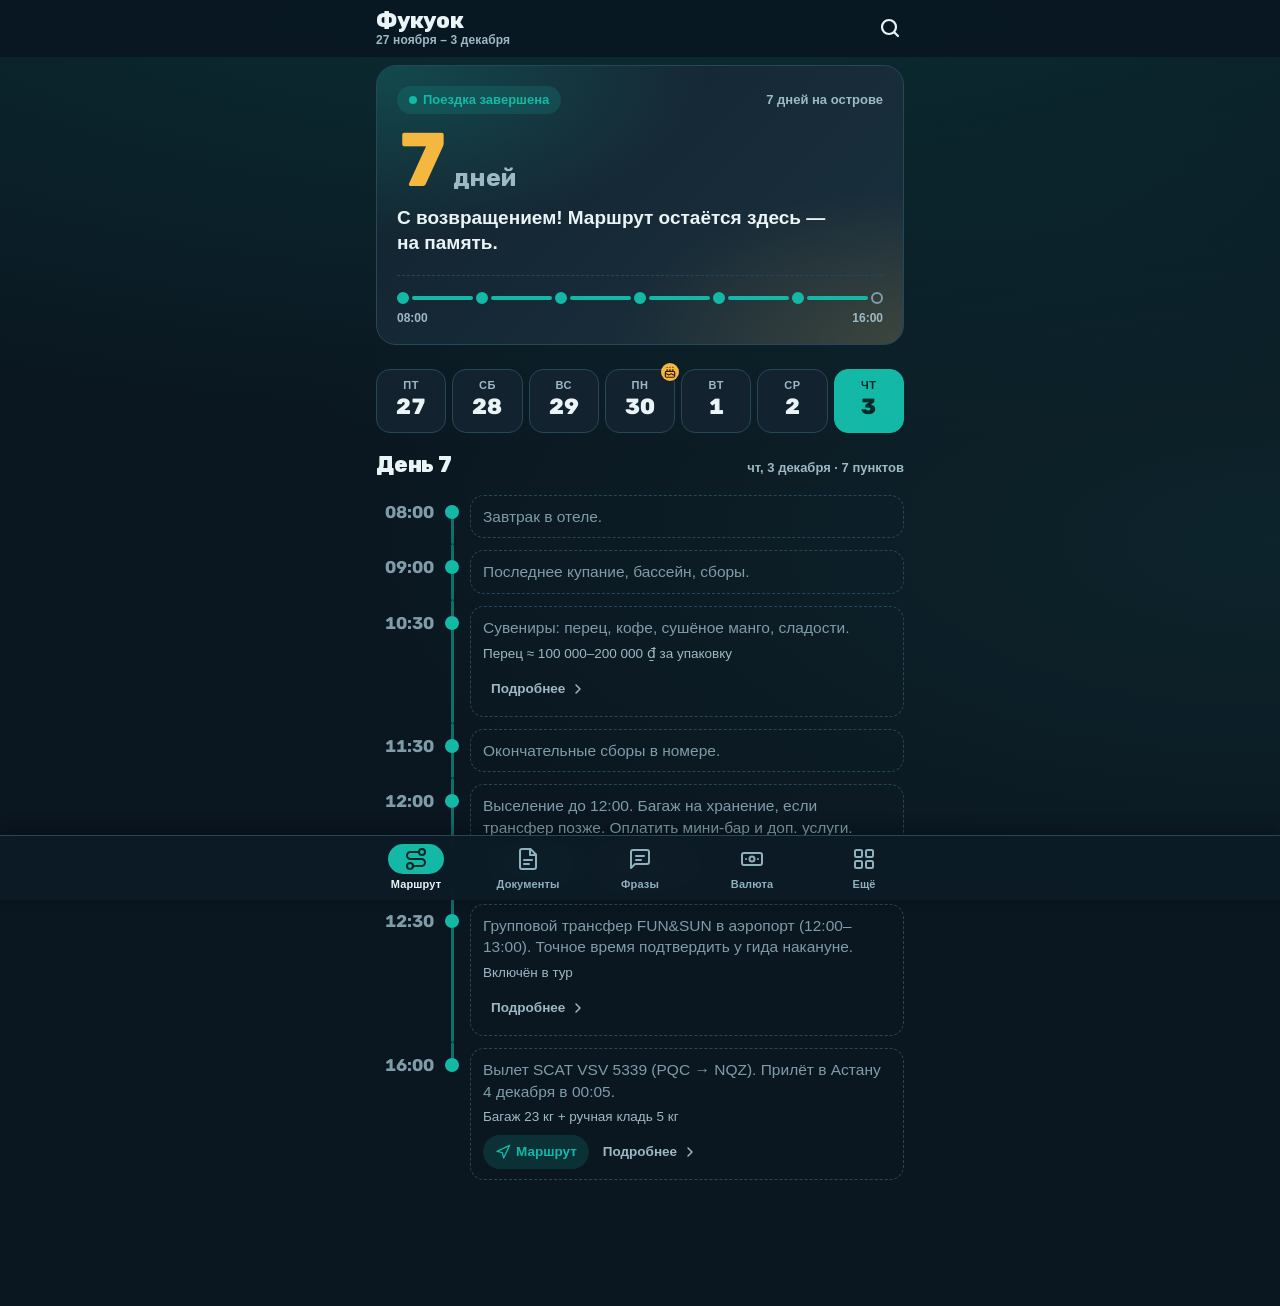
<file: index.html>
<!DOCTYPE html>
<html lang="ru">
<head>
  <meta charset="UTF-8" />
  <meta name="viewport" content="width=device-width, initial-scale=1, viewport-fit=cover" />
  <meta name="theme-color" content="#0a1620" />
  <meta name="apple-mobile-web-app-capable" content="yes" />
  <meta name="apple-mobile-web-app-status-bar-style" content="black-translucent" />
  <link rel="icon" href="favicon.svg" type="image/svg+xml" />
  <link rel="apple-touch-icon" href="apple-touch-icon.png" />
  <title>Фукуок · 27 ноября – 3 декабря</title>
  <link rel="stylesheet" href="css/common.css" />
  <style>
    /* ---------- «Сегодня» ---------- */
    .today {
      margin-top: var(--u);
      padding: calc(2.5 * var(--u)) calc(2.5 * var(--u)) calc(2 * var(--u));
    }

    .today-top {
      display: flex;
      align-items: center;
      justify-content: space-between;
      gap: var(--u);
      margin-bottom: calc(1.5 * var(--u));
    }

    .state-pill {
      display: inline-flex;
      align-items: center;
      gap: 6px;
      min-height: 28px;
      padding: 0 12px;
      border-radius: var(--r-pill);
      font-size: 13px;
      font-weight: 700;
      background: var(--coral-soft);
      color: var(--coral);
    }

    .state-pill.is-water {
      background: var(--shallow-soft);
      color: var(--water);
    }

    .state-pill .dot {
      width: 8px;
      height: 8px;
      border-radius: 50%;
      background: currentColor;
    }

    .today-day {
      font-size: 13px;
      font-weight: 600;
      color: var(--ink-2);
    }

    .today-time {
      font-family: var(--font-mark);
      font-weight: 800;
      font-variant-numeric: tabular-nums;
      font-size: clamp(56px, 18vw, 76px);
      line-height: 0.92;
      letter-spacing: -0.03em;
      color: var(--coral);
      margin: 0;
    }

    .today-time small {
      font-size: 0.32em;
      font-weight: 700;
      letter-spacing: 0;
      color: var(--ink-2);
      margin-left: 6px;
    }

    .countdown {
      display: grid;
      grid-template-columns: repeat(4, 1fr);
      gap: var(--u);
      margin: 0;
    }

    .countdown div {
      text-align: center;
      padding: var(--u) 0 calc(0.75 * var(--u));
      border-radius: 12px;
      background: rgba(10, 22, 32, 0.55);
      border: 1px solid var(--grout);
    }

    .countdown b {
      display: block;
      font-family: var(--font-mark);
      font-weight: 800;
      font-size: clamp(28px, 9vw, 38px);
      line-height: 1;
      font-variant-numeric: tabular-nums;
      color: var(--ink);
    }

    .countdown span {
      display: block;
      margin-top: 4px;
      font-size: 11px;
      font-weight: 700;
      letter-spacing: 0.06em;
      text-transform: uppercase;
      color: var(--ink-2);
    }

    .today-title {
      margin: calc(1.25 * var(--u)) 0 0;
      font-size: 19px;
      font-weight: 650;
      line-height: 1.3;
      text-wrap: pretty;
    }

    .today-now {
      margin: var(--u) 0 0;
      font-size: 14px;
      color: var(--ink-2);
    }

    .today-now b {
      color: var(--ink);
      font-weight: 600;
    }

    .today-actions {
      display: flex;
      flex-wrap: wrap;
      gap: var(--u);
      margin-top: calc(2 * var(--u));
    }

    /* канат дорожки — прогресс дня */
    .rope {
      display: flex;
      align-items: center;
      margin-top: calc(2.5 * var(--u));
      padding-top: calc(2 * var(--u));
      border-top: 1px dashed var(--grout);
    }

    .rope-bead {
      position: relative;
      flex: 0 0 auto;
      width: 12px;
      height: 12px;
      border-radius: 50%;
      border: 2px solid var(--ink-3);
      background: transparent;
    }

    .rope-seg {
      flex: 1 1 auto;
      height: 4px;
      margin: 0 3px;
      border-radius: 2px;
      background: repeating-linear-gradient(90deg, var(--grout) 0 6px, transparent 6px 10px);
    }

    .rope-bead.is-done {
      background: var(--water);
      border-color: var(--water);
    }

    .rope-seg.is-done {
      background: var(--water);
    }

    .rope-bead.is-now {
      width: 18px;
      height: 18px;
      background: var(--coral);
      border-color: var(--coral);
      box-shadow: 0 0 0 5px var(--coral-soft);
      animation: bead 2.4s var(--ease-out) infinite;
    }

    @keyframes bead {
      0% {
        box-shadow: 0 0 0 0 rgba(244, 183, 64, 0.5);
      }
      70% {
        box-shadow: 0 0 0 10px rgba(244, 183, 64, 0);
      }
      100% {
        box-shadow: 0 0 0 0 rgba(244, 183, 64, 0);
      }
    }

    .rope-legend {
      display: flex;
      justify-content: space-between;
      margin-top: 6px;
      font-size: 12px;
      font-weight: 600;
      color: var(--ink-2);
      font-variant-numeric: tabular-nums;
    }

    /* ---------- лента дней ---------- */
    .days {
      display: grid;
      grid-template-columns: repeat(7, 1fr);
      gap: 6px;
      margin: calc(3 * var(--u)) 0 calc(2 * var(--u));
    }

    .day {
      position: relative;
      display: flex;
      flex-direction: column;
      align-items: center;
      gap: 2px;
      padding: var(--u) 0 calc(1.25 * var(--u));
      border-radius: 14px;
      border: 1.5px solid var(--grout);
      background: var(--tile);
      cursor: pointer;
      min-height: 64px;
    }

    .day-wd {
      font-size: 11px;
      font-weight: 700;
      text-transform: uppercase;
      letter-spacing: 0.05em;
      color: var(--ink-2);
    }

    .day-num {
      font-family: var(--font-mark);
      font-weight: 800;
      font-size: 22px;
      line-height: 1;
      font-variant-numeric: tabular-nums;
    }

    .day .ic {
      position: absolute;
      top: -7px;
      right: -5px;
      width: 18px;
      height: 18px;
      padding: 2px;
      border-radius: 50%;
      background: var(--coral);
      color: #2a1a00;
    }

    .day.is-today::after {
      content: "";
      position: absolute;
      bottom: 5px;
      width: 5px;
      height: 5px;
      border-radius: 50%;
      background: var(--coral);
    }

    .day[aria-pressed="true"] {
      background: var(--water);
      border-color: var(--water);
      color: var(--on-accent);
    }

    .day[aria-pressed="true"] .day-wd {
      color: var(--on-accent);
    }

    .day[aria-pressed="true"].is-today::after {
      background: var(--on-accent);
    }

    .day-head {
      display: flex;
      align-items: baseline;
      justify-content: space-between;
      gap: var(--u);
      margin: 0 0 var(--u);
    }

    .day-head h2 {
      margin: 0;
      font-family: var(--font-mark);
      font-weight: 800;
      font-size: 22px;
      letter-spacing: -0.01em;
    }

    .day-head span {
      font-size: 13px;
      color: var(--ink-2);
      font-weight: 600;
    }

    /* ---------- таймлайн ---------- */
    .tl {
      list-style: none;
      margin: 0;
      padding: 0;
    }

    .ev {
      display: grid;
      grid-template-columns: 58px 20px 1fr;
      column-gap: var(--u);
      position: relative;
    }

    .ev-time {
      padding-top: 14px;
      text-align: right;
      font-family: var(--font-mark);
      font-weight: 700;
      font-size: 17px;
      font-variant-numeric: tabular-nums;
      color: var(--coral);
      line-height: 1.1;
    }

    .ev-time small {
      display: block;
      font-family: var(--font-ui);
      font-size: 10.5px;
      font-weight: 600;
      color: var(--ink-3);
      margin-top: 2px;
    }

    .ev-rail {
      position: relative;
      display: flex;
      justify-content: center;
    }

    .ev-rail::before {
      content: "";
      position: absolute;
      top: 0;
      bottom: 0;
      width: 3px;
      border-radius: 2px;
      background: repeating-linear-gradient(180deg, var(--grout) 0 7px, transparent 7px 11px);
    }

    .ev:first-child .ev-rail::before {
      top: 18px;
    }

    .ev:last-child .ev-rail::before {
      bottom: auto;
      height: 18px;
    }

    .ev-rail i {
      position: relative;
      margin-top: 16px;
      width: 14px;
      height: 14px;
      border-radius: 50%;
      background: var(--deck);
      border: 2.5px solid var(--ink-3);
    }

    .ev-body {
      margin: 6px 0;
      padding: calc(1.25 * var(--u)) calc(1.5 * var(--u));
      border-radius: 14px;
      background: var(--tile);
      border: 1px solid var(--grout);
      min-width: 0;
    }

    .ev-body.is-link {
      cursor: pointer;
    }

    .ev-body.is-link:active {
      background: var(--deck-2);
    }

    .ev-prog {
      margin: 0;
      font-size: 15.5px;
      line-height: 1.4;
      text-wrap: pretty;
    }

    .ev-cost {
      margin: 6px 0 0;
      font-size: 13.5px;
      color: var(--ink-2);
      line-height: 1.4;
    }

    .ev-actions {
      display: flex;
      flex-wrap: wrap;
      gap: 6px;
      margin-top: var(--u);
    }

    .mini {
      display: inline-flex;
      align-items: center;
      gap: 5px;
      min-height: 34px;
      padding: 0 12px;
      border-radius: var(--r-pill);
      border: 0;
      background: var(--shallow-soft);
      color: var(--water);
      font-size: 13.5px;
      font-weight: 650;
      text-decoration: none;
      cursor: pointer;
    }

    .mini.is-ghost {
      background: transparent;
      color: var(--ink-2);
      padding: 0 4px 0 8px;
    }

    .mini .ic {
      width: 16px;
      height: 16px;
    }

    /* шкала важности: сейчас > далее > потом > прошло */
    .ev.is-past .ev-body {
      background: transparent;
      border-style: dashed;
    }

    .ev.is-past .ev-prog,
    .ev.is-past .ev-time {
      color: var(--ink-3);
    }

    .ev.is-past .ev-rail i {
      background: var(--water);
      border-color: var(--water);
    }

    .ev.is-past .ev-rail::before {
      background: var(--water);
      opacity: 0.55;
    }

    .ev.is-now .ev-rail i {
      width: 18px;
      height: 18px;
      margin-top: 14px;
      background: var(--coral);
      border-color: var(--coral);
      box-shadow: 0 0 0 5px var(--coral-soft);
    }

    .ev.is-now .ev-body {
      border-color: var(--coral);
      box-shadow: 0 0 0 1px var(--coral) inset, var(--shadow-1);
    }

    .ev.is-now .ev-time {
      font-size: 20px;
    }

    .ev.is-next .ev-rail i {
      border-color: var(--water);
    }

    .ev.is-next .ev-body {
      border-color: color-mix(in srgb, var(--water) 55%, var(--grout));
    }

    .ev-tag {
      display: inline-block;
      margin: 0 0 6px;
      padding: 2px 8px;
      border-radius: 6px;
      font-size: 11.5px;
      font-weight: 700;
      letter-spacing: 0.02em;
      background: var(--coral-soft);
      color: var(--coral);
    }

    .ev.is-next .ev-tag {
      background: var(--shallow-soft);
      color: var(--water);
    }

    /* поиск */
    .search-wrap[hidden] {
      display: none;
    }

    .search-wrap {
      padding: var(--u) 0 0;
    }

    .search-day {
      margin: calc(3 * var(--u)) 0 var(--u);
      font-family: var(--font-mark);
      font-weight: 700;
      font-size: 16px;
      color: var(--ink-2);
    }

    .empty {
      padding: calc(4 * var(--u)) calc(2 * var(--u));
      text-align: center;
      color: var(--ink-2);
      border: 1.5px dashed var(--grout);
      border-radius: var(--r-card);
    }

    /* ---------- лист места ---------- */
    .gallery {
      position: relative;
      margin: 0 calc(-2 * var(--u));
    }

    .gallery-track {
      display: flex;
      overflow-x: auto;
      scroll-snap-type: x mandatory;
      scrollbar-width: none;
      gap: var(--u);
      padding: 0 calc(2 * var(--u));
      scroll-padding: 0 calc(2 * var(--u));
    }

    .gallery-track::-webkit-scrollbar {
      display: none;
    }

    .gallery-track img {
      flex: 0 0 100%;
      width: 100%;
      aspect-ratio: 4 / 3;
      object-fit: cover;
      border-radius: 16px;
      scroll-snap-align: start;
      background: var(--deck-2);
    }

    .gallery-dots {
      display: flex;
      justify-content: center;
      gap: 6px;
      margin-top: var(--u);
    }

    .gallery-dots i {
      width: 6px;
      height: 6px;
      border-radius: 3px;
      background: var(--grout);
      transition: width 0.25s var(--ease-out), background 0.25s;
    }

    .gallery-dots i.is-on {
      width: 18px;
      background: var(--water);
    }

    .place-title {
      margin: calc(2 * var(--u)) 0 var(--u);
      font-family: var(--font-mark);
      font-weight: 800;
      font-size: 26px;
      line-height: 1.1;
      letter-spacing: -0.015em;
      text-wrap: balance;
    }

    .place-meta {
      display: flex;
      flex-wrap: wrap;
      gap: 6px;
      margin: 0 0 calc(2 * var(--u));
    }

    .place-meta span {
      font-size: 13px;
      font-weight: 600;
      padding: 4px 10px;
      border-radius: 8px;
      background: var(--deck-2);
      color: var(--ink-2);
    }

    .place-meta span.is-time {
      background: var(--coral-soft);
      color: var(--coral);
      font-family: var(--font-mark);
      font-weight: 700;
    }

    .place-body p {
      margin: 0 0 calc(1.5 * var(--u));
      font-size: 15.5px;
      line-height: 1.55;
    }

    .tips {
      margin: calc(2.5 * var(--u)) 0 0;
      padding: calc(2 * var(--u));
      border-radius: var(--r-card);
      background: var(--coral-soft);
    }

    .tips h3 {
      margin: 0 0 var(--u);
      font-family: var(--font-mark);
      font-weight: 700;
      font-size: 16px;
      color: var(--coral);
    }

    .tips ul {
      margin: 0;
      padding: 0;
      list-style: none;
    }

    .tips li {
      position: relative;
      padding-left: 18px;
      margin: 0 0 var(--u);
      font-size: 14.5px;
      line-height: 1.5;
    }

    .tips li:last-child {
      margin-bottom: 0;
    }

    .tips li::before {
      content: "";
      position: absolute;
      left: 2px;
      top: 8px;
      width: 7px;
      height: 7px;
      border-radius: 50%;
      background: var(--coral);
    }

    /* аудиогид */
    .guide {
      display: grid;
      grid-template-columns: 52px 1fr;
      gap: 6px calc(1.5 * var(--u));
      align-items: center;
      margin: 0 0 calc(2 * var(--u));
      padding: calc(1.5 * var(--u));
      border-radius: var(--r-card);
      background: var(--tile);
      border: 1px solid var(--grout);
    }

    .guide[hidden] {
      display: none;
    }

    .guide-play {
      grid-row: span 2;
      width: 52px;
      height: 52px;
      border-radius: 50%;
      border: 0;
      background: var(--water);
      color: var(--on-accent);
      display: grid;
      place-items: center;
      cursor: pointer;
    }

    .guide-title {
      margin: 0;
      font-size: 14px;
      font-weight: 650;
      line-height: 1.3;
    }

    .guide-title small {
      display: block;
      font-size: 12px;
      font-weight: 600;
      color: var(--ink-2);
    }

    .guide-scrub {
      display: flex;
      align-items: center;
      gap: 6px;
      font-size: 12px;
      color: var(--ink-2);
      font-variant-numeric: tabular-nums;
    }

    .guide-scrub input {
      flex: 1;
      min-width: 0;
      accent-color: var(--water);
      height: 24px;
    }

    .guide-skip {
      width: 32px;
      height: 32px;
      border: 0;
      border-radius: 50%;
      background: transparent;
      color: var(--ink-2);
      display: grid;
      place-items: center;
      cursor: pointer;
      flex-shrink: 0;
    }

    .guide-skip:disabled,
    .guide-scrub input:disabled {
      opacity: 0.4;
    }

    .routes {
      display: grid;
      gap: var(--u);
      margin-top: calc(2.5 * var(--u));
    }

    .routes .btn {
      width: 100%;
      min-height: 52px;
      font-size: 16px;
    }

    .routes-hint {
      margin: var(--u) 0 0;
      font-size: 12.5px;
      color: var(--ink-3);
      text-align: center;
    }
  </style>
</head>
<body>
  <header class="appbar">
    <div class="appbar-inner">
      <h1 class="appbar-title">Фукуок<span class="appbar-sub" id="appbar-sub">27 ноября – 3 декабря</span></h1>
      <button type="button" class="icon-btn" id="search-toggle" aria-label="Поиск по маршруту" aria-pressed="false">
        <svg class="ic" aria-hidden="true"><use href="#search" /></svg>
      </button>
    </div>
  </header>

  <main class="app">
    <div class="search-wrap" id="search-wrap" hidden>
      <label class="visually-hidden" for="q">Поиск по маршруту</label>
      <input class="field" type="search" id="q" placeholder="Пляж, остров, ресторан, шоу…" autocomplete="off" enterkeyhint="search" />
    </div>

    <section class="pool today" id="today" aria-live="polite"></section>

    <nav class="days" id="days" aria-label="Дни поездки"></nav>

    <section id="schedule" aria-live="polite"></section>
  </main>

  <nav class="tabbar" aria-label="Разделы">
    <div class="tabbar-inner">
      <a class="tab" href="index.html" aria-current="page"><span class="tab-ic"><svg class="ic" aria-hidden="true"><use href="#route" /></svg></span>Маршрут</a>
      <a class="tab" href="documents.html"><span class="tab-ic"><svg class="ic" aria-hidden="true"><use href="#docs" /></svg></span>Документы</a>
      <a class="tab" href="razgovornik.html"><span class="tab-ic"><svg class="ic" aria-hidden="true"><use href="#phrases" /></svg></span>Фразы</a>
      <a class="tab" href="converter.html"><span class="tab-ic"><svg class="ic" aria-hidden="true"><use href="#currency" /></svg></span>Валюта</a>
      <a class="tab" href="more.html"><span class="tab-ic"><svg class="ic" aria-hidden="true"><use href="#more" /></svg></span>Ещё</a>
    </div>
  </nav>

  <div class="sheet" id="place-sheet" hidden>
    <div class="sheet-backdrop" data-sheet-close></div>
    <div class="sheet-panel" role="dialog" aria-modal="true" aria-labelledby="place-title" tabindex="-1">
      <div class="sheet-grip" aria-hidden="true"></div>
      <button type="button" class="sheet-close" data-sheet-close aria-label="Закрыть">
        <svg class="ic ic-sm" aria-hidden="true"><use href="#close" /></svg>
      </button>
      <div class="gallery">
        <div class="gallery-track" id="gallery-track"></div>
        <div class="gallery-dots" id="gallery-dots" aria-hidden="true"></div>
      </div>
      <h2 class="place-title" id="place-title"></h2>
      <div class="place-meta" id="place-meta"></div>
      <div class="guide" id="guide" hidden>
        <button type="button" class="guide-play" id="guide-play" aria-label="Слушать аудиогид">
          <svg class="ic" aria-hidden="true"><use href="#headphones" /></svg>
        </button>
        <p class="guide-title" id="guide-title"></p>
        <div class="guide-scrub">
          <button type="button" class="guide-skip" id="guide-back" aria-label="Назад 10 секунд"><svg class="ic ic-sm" aria-hidden="true"><use href="#rewind" /></svg></button>
          <span id="guide-cur">0:00</span>
          <input type="range" id="guide-progress" min="0" max="1000" value="0" aria-label="Прогресс аудиогида" />
          <span id="guide-dur">--:--</span>
          <button type="button" class="guide-skip" id="guide-fwd" aria-label="Вперёд 10 секунд"><svg class="ic ic-sm" aria-hidden="true"><use href="#forward" /></svg></button>
        </div>
      </div>
      <div class="place-body" id="place-body"></div>
      <div class="routes" id="routes"></div>
    </div>
  </div>

  <script src="app.js"></script>
  <script src="places-info.js"></script>
  <script src="places-images.js"></script>
  <script src="place-routes.js"></script>
  <script src="site-audio.js"></script>
  <script id="data" type="application/json">
[
  {"day":1,"label":"27 ноября · пт","title":"1 день · 27 ноября · пт","time":"01:35","program":"Вылет из Астаны рейсом SCAT VSV 5356 (NQZ → PQC). В аэропорту быть к 22:30 26 ноября — за 3 часа.","cost":"Багаж 23 кг + ручная кладь 5 кг на человека","date":"2026-11-27","tz":"+05:00"},
  {"day":1,"label":"27 ноября · пт","title":"1 день · 27 ноября · пт","time":"11:05","program":"Прилёт на Фукуок (PQC). Паспортный контроль, SIM-карты, обмен небольшой суммы денег.","cost":"SIM ≈ 200 000–300 000 ₫","date":"2026-11-27"},
  {"day":1,"label":"27 ноября · пт","title":"1 день · 27 ноября · пт","time":"12:00","program":"Групповой трансфер FUN&SUN в Wyndham Grand Phu Quoc. Ищите представителя с табличкой FUN&SUN Kazakhstan.","cost":"Включён в тур; время зависит от других туристов","date":"2026-11-27"},
  {"day":1,"label":"27 ноября · пт","title":"1 день · 27 ноября · пт","time":"13:30","program":"Прибытие в отель, багаж — в камеру хранения. Обед рядом с отелем: фо, бань ми.","cost":"≈ 150 000–250 000 ₫ на человека","date":"2026-11-27"},
  {"day":1,"label":"27 ноября · пт","title":"1 день · 27 ноября · пт","time":"15:00","program":"Заселение в Deluxe Garden View. Отдых, бассейн, знакомство с территорией отеля.","cost":"Уточнить размер и условия возврата депозита","date":"2026-11-27"},
  {"day":1,"label":"27 ноября · пт","title":"1 день · 27 ноября · пт","time":"17:00","program":"Прогулка по пляжу Бай Зай. Закат примерно в 17:40.","cost":"","date":"2026-11-27"},
  {"day":1,"label":"27 ноября · пт","title":"1 день · 27 ноября · пт","time":"19:00","program":"Grand World: венецианский канал, Бамбуковый храм, вечерние улицы.","cost":"Вход бесплатный, гондола ≈ 200 000 ₫","date":"2026-11-27"},
  {"day":1,"label":"27 ноября · пт","title":"1 день · 27 ноября · пт","time":"20:30","program":"Ужин в Grand World.","cost":"≈ 250 000–400 000 ₫ на человека","date":"2026-11-27"},
  {"day":1,"label":"27 ноября · пт","title":"1 день · 27 ноября · пт","time":"22:00","program":"Возвращение в отель и сон. Вечеринку после ночного перелёта не планируем.","cost":"","date":"2026-11-27"},
  {"day":2,"label":"28 ноября · сб","title":"2 день · 28 ноября · сб","time":"08:00","program":"Завтрак в отеле.","cost":"","date":"2026-11-28"},
  {"day":2,"label":"28 ноября · сб","title":"2 день · 28 ноября · сб","time":"08:45","program":"Выезд в Vinpearl Safari (5–10 минут на машине).","cost":"","date":"2026-11-28"},
  {"day":2,"label":"28 ноября · сб","title":"2 день · 28 ноября · сб","time":"09:00","program":"Vinpearl Safari: сафари-автобус, животные, прогулочная зона. Парк работает 09:00–16:00.","cost":"Билет ≈ 850 000 ₫; комбо Safari + VinWonders ≈ 1 500 000 ₫","date":"2026-11-28"},
  {"day":2,"label":"28 ноября · сб","title":"2 день · 28 ноября · сб","time":"12:00","program":"Обед в Safari.","cost":"≈ 200 000–250 000 ₫ на человека","date":"2026-11-28"},
  {"day":2,"label":"28 ноября · сб","title":"2 день · 28 ноября · сб","time":"13:00","program":"Переезд в VinWonders — парки рядом.","cost":"","date":"2026-11-28"},
  {"day":2,"label":"28 ноября · сб","title":"2 день · 28 ноября · сб","time":"13:15","program":"VinWonders: океанариум, аттракционы, тематические зоны. Парк работает до 19:30.","cost":"Отдельный билет ≈ 950 000 ₫","date":"2026-11-28"},
  {"day":2,"label":"28 ноября · сб","title":"2 день · 28 ноября · сб","time":"19:00","program":"Завершение посещения парка.","cost":"","date":"2026-11-28"},
  {"day":2,"label":"28 ноября · сб","title":"2 день · 28 ноября · сб","time":"19:30","program":"Ужин в Grand World или рядом с парком.","cost":"≈ 250 000–400 000 ₫ на человека","date":"2026-11-28"},
  {"day":2,"label":"28 ноября · сб","title":"2 день · 28 ноября · сб","time":"21:00","program":"Возвращение в отель.","cost":"","date":"2026-11-28"},
  {"day":3,"label":"29 ноября · вс","title":"3 день · 29 ноября · вс","time":"08:00","program":"Завтрак в отеле.","cost":"","date":"2026-11-29"},
  {"day":3,"label":"29 ноября · вс","title":"3 день · 29 ноября · вс","time":"08:45","program":"Выезд в Антхой на юг острова (60–75 минут на Grab/Xanh SM).","cost":"≈ 400 000–600 000 ₫ за машину в одну сторону","date":"2026-11-29"},
  {"day":3,"label":"29 ноября · вс","title":"3 день · 29 ноября · вс","time":"09:30","program":"Станция канатной дороги Sun World Hon Thom, покупка билетов.","cost":"","date":"2026-11-29"},
  {"day":3,"label":"29 ноября · вс","title":"3 день · 29 ноября · вс","time":"09:45","program":"Канатная дорога на Хон Тхом — 7,9 км над морем.","cost":"≈ 830 000–850 000 ₫; проверить тариф и что включено","date":"2026-11-29"},
  {"day":3,"label":"29 ноября · вс","title":"3 день · 29 ноября · вс","time":"10:15","program":"Аквапарк Aquatopia: горки, бассейны, развлечения.","cost":"","date":"2026-11-29"},
  {"day":3,"label":"29 ноября · вс","title":"3 день · 29 ноября · вс","time":"12:30","program":"Обед на острове Хон Тхом.","cost":"≈ 200 000–300 000 ₫ на человека; в некоторых тарифах буфет включён","date":"2026-11-29"},
  {"day":3,"label":"29 ноября · вс","title":"3 день · 29 ноября · вс","time":"13:30","program":"Пляж Хон Тхом: отдых и купание.","cost":"","date":"2026-11-29"},
  {"day":3,"label":"29 ноября · вс","title":"3 день · 29 ноября · вс","time":"16:00","program":"Обратно канатной дорогой. Не затягивать: аквапарк закрывается около 16:45.","cost":"","date":"2026-11-29"},
  {"day":3,"label":"29 ноября · вс","title":"3 день · 29 ноября · вс","time":"17:00","program":"Sunset Town: Мост Поцелуев, набережная, фото на закате.","cost":"Вход бесплатный, мост — отдельно","date":"2026-11-29"},
  {"day":3,"label":"29 ноября · вс","title":"3 день · 29 ноября · вс","time":"18:00","program":"Ужин в Sunset Town.","cost":"≈ 250 000–400 000 ₫ на человека","date":"2026-11-29"},
  {"day":3,"label":"29 ноября · вс","title":"3 день · 29 ноября · вс","time":"19:30","program":"По желанию — шоу «Symphony of the Sea». Если устали, выбирайте одно шоу из двух.","cost":"≈ 600 000–660 000 ₫","date":"2026-11-29"},
  {"day":3,"label":"29 ноября · вс","title":"3 день · 29 ноября · вс","time":"21:00","program":"Шоу «Kiss of the Sea» — фонтаны, лазеры, пиротехника над морем.","cost":"Онлайн ≈ 750 000 ₫; расписание проверить заранее","date":"2026-11-29"},
  {"day":3,"label":"29 ноября · вс","title":"3 день · 29 ноября · вс","time":"22:00","program":"Возвращение в Wyndham Grand (60–75 минут).","cost":"","date":"2026-11-29"},
  {"day":4,"label":"30 ноября · пн 🎂","title":"4 день · 30 ноября · пн 🎂","time":"09:00","program":"Поздний завтрак в отеле. Никаких ранних экскурсий.","cost":"","date":"2026-11-30"},
  {"day":4,"label":"30 ноября · пн 🎂","title":"4 день · 30 ноября · пн 🎂","time":"10:30","program":"Бассейн, пляж Бай Зай, отдых всей компанией.","cost":"","date":"2026-11-30"},
  {"day":4,"label":"30 ноября · пн 🎂","title":"4 день · 30 ноября · пн 🎂","time":"13:00","program":"Обед в отеле или в Grand World.","cost":"≈ 200 000–350 000 ₫ на человека","date":"2026-11-30"},
  {"day":4,"label":"30 ноября · пн 🎂","title":"4 день · 30 ноября · пн 🎂","time":"14:30","program":"Свободное время: отдохнуть и подготовиться к вечеру.","cost":"","date":"2026-11-30"},
  {"day":4,"label":"30 ноября · пн 🎂","title":"4 день · 30 ноября · пн 🎂","time":"16:30","program":"Выезд к месту праздничного ужина.","cost":"","date":"2026-11-30"},
  {"day":4,"label":"30 ноября · пн 🎂","title":"4 день · 30 ноября · пн 🎂","time":"17:00","program":"Коктейли и фото на закате — солнце садится около 17:40.","cost":"","date":"2026-11-30"},
  {"day":4,"label":"30 ноября · пн 🎂","title":"4 день · 30 ноября · пн 🎂","time":"18:00","program":"🎂 Праздничный ужин в честь дня рождения Халела — ресторан с видом на море. Стол забронировать заранее и предупредить о дне рождения.","cost":"≈ 500 000–800 000 ₫ на человека","date":"2026-11-30"},
  {"day":4,"label":"30 ноября · пн 🎂","title":"4 день · 30 ноября · пн 🎂","time":"20:30","program":"Продолжение праздника: бар, коктейли, музыка.","cost":"Напитки ≈ 100 000–250 000 ₫","date":"2026-11-30"},
  {"day":4,"label":"30 ноября · пн 🎂","title":"4 день · 30 ноября · пн 🎂","time":"23:00","program":"Возвращение в отель или продолжение вечера по желанию.","cost":"","date":"2026-11-30"},
  {"day":5,"label":"1 декабря · вт","title":"5 день · 1 декабря · вт","time":"08:00","program":"Завтрак в отеле.","cost":"","date":"2026-12-01"},
  {"day":5,"label":"1 декабря · вт","title":"5 день · 1 декабря · вт","time":"09:00","program":"Выезд на пляж Бай Сао на юго-востоке (75–90 минут).","cost":"≈ 500 000–700 000 ₫ за машину в одну сторону","date":"2026-12-01"},
  {"day":5,"label":"1 декабря · вт","title":"5 день · 1 декабря · вт","time":"10:30","program":"Пляж Бай Сао: белый песок, бирюзовая вода, купание.","cost":"Шезлонги ≈ 50 000–150 000 ₫","date":"2026-12-01"},
  {"day":5,"label":"1 декабря · вт","title":"5 день · 1 декабря · вт","time":"12:30","program":"Обед в ресторане у пляжа: морепродукты, местная кухня.","cost":"≈ 200 000–350 000 ₫ на человека","date":"2026-12-01"},
  {"day":5,"label":"1 декабря · вт","title":"5 день · 1 декабря · вт","time":"13:45","program":"Пагода Хо Куок — храмовый комплекс над морем.","cost":"Бесплатно, закрытая одежда","date":"2026-12-01"},
  {"day":5,"label":"1 декабря · вт","title":"5 день · 1 декабря · вт","time":"15:00","program":"Историческая тюрьма Фукуок — музей истории острова.","cost":"Обычно бесплатно; проверить часы работы","date":"2026-12-01"},
  {"day":5,"label":"1 декабря · вт","title":"5 день · 1 декабря · вт","time":"16:30","program":"Выезд обратно в отель.","cost":"","date":"2026-12-01"},
  {"day":5,"label":"1 декабря · вт","title":"5 день · 1 декабря · вт","time":"18:30","program":"Ужин в отеле или в Grand World.","cost":"≈ 250 000–400 000 ₫ на человека","date":"2026-12-01"},
  {"day":5,"label":"1 декабря · вт","title":"5 день · 1 декабря · вт","time":"20:00","program":"Свободный вечер: бар или бассейн.","cost":"","date":"2026-12-01"},
  {"day":6,"label":"2 декабря · ср","title":"6 день · 2 декабря · ср","time":"07:30","program":"Завтрак в отеле.","cost":"","date":"2026-12-02"},
  {"day":6,"label":"2 декабря · ср","title":"6 день · 2 декабря · ср","time":"08:15","program":"Выезд на пляж морских звёзд Рачвем (40–60 минут). Машину лучше взять туда-обратно с ожиданием — обратный Grab найти трудно.","cost":"","date":"2026-12-02"},
  {"day":6,"label":"2 декабря · ср","title":"6 день · 2 декабря · ср","time":"09:15","program":"Пляж Рачвем: морские звёзды, мелководье, фото. Звёзд не вынимать из воды.","cost":"Вход бесплатный; лодка ≈ 100 000–200 000 ₫","date":"2026-12-02"},
  {"day":6,"label":"2 декабря · ср","title":"6 день · 2 декабря · ср","time":"11:30","program":"Обед в плавучем ресторане: морепродукты, крабы. Цену и вес уточнять до заказа.","cost":"≈ 250 000–400 000 ₫ на человека","date":"2026-12-02"},
  {"day":6,"label":"2 декабря · ср","title":"6 день · 2 декабря · ср","time":"13:00","program":"Возвращение в отель.","cost":"","date":"2026-12-02"},
  {"day":6,"label":"2 декабря · ср","title":"6 день · 2 декабря · ср","time":"14:00","program":"Отдых, бассейн, вьетнамский кофе.","cost":"Кофе ≈ 30 000–60 000 ₫","date":"2026-12-02"},
  {"day":6,"label":"2 декабря · ср","title":"6 день · 2 декабря · ср","time":"16:30","program":"Прогулка по Grand World, сувениры, фото.","cost":"","date":"2026-12-02"},
  {"day":6,"label":"2 декабря · ср","title":"6 день · 2 декабря · ср","time":"18:00","program":"Ужин в Grand World.","cost":"≈ 250 000–400 000 ₫ на человека","date":"2026-12-02"},
  {"day":6,"label":"2 декабря · ср","title":"6 день · 2 декабря · ср","time":"20:15","program":"Шоу «Tinh Hoa Việt Nam» (45 минут).","cost":"≈ 300 000 ₫","date":"2026-12-02"},
  {"day":6,"label":"2 декабря · ср","title":"6 день · 2 декабря · ср","time":"21:15","program":"Бары и вечерняя жизнь Grand World — последний большой вечер.","cost":"","date":"2026-12-02"},
  {"day":6,"label":"2 декабря · ср","title":"6 день · 2 декабря · ср","time":"23:00","program":"Возвращение в отель.","cost":"","date":"2026-12-02"},
  {"day":7,"label":"3 декабря · чт","title":"7 день · 3 декабря · чт","time":"08:00","program":"Завтрак в отеле.","cost":"","date":"2026-12-03"},
  {"day":7,"label":"3 декабря · чт","title":"7 день · 3 декабря · чт","time":"09:00","program":"Последнее купание, бассейн, сборы.","cost":"","date":"2026-12-03"},
  {"day":7,"label":"3 декабря · чт","title":"7 день · 3 декабря · чт","time":"10:30","program":"Сувениры: перец, кофе, сушёное манго, сладости.","cost":"Перец ≈ 100 000–200 000 ₫ за упаковку","date":"2026-12-03"},
  {"day":7,"label":"3 декабря · чт","title":"7 день · 3 декабря · чт","time":"11:30","program":"Окончательные сборы в номере.","cost":"","date":"2026-12-03"},
  {"day":7,"label":"3 декабря · чт","title":"7 день · 3 декабря · чт","time":"12:00","program":"Выселение до 12:00. Багаж на хранение, если трансфер позже. Оплатить мини-бар и доп. услуги.","cost":"","date":"2026-12-03"},
  {"day":7,"label":"3 декабря · чт","title":"7 день · 3 декабря · чт","time":"12:30","program":"Групповой трансфер FUN&SUN в аэропорт (12:00–13:00). Точное время подтвердить у гида накануне.","cost":"Включён в тур","date":"2026-12-03"},
  {"day":7,"label":"3 декабря · чт","title":"7 день · 3 декабря · чт","time":"16:00","program":"Вылет SCAT VSV 5339 (PQC → NQZ). Прилёт в Астану 4 декабря в 00:05.","cost":"Багаж 23 кг + ручная кладь 5 кг","date":"2026-12-03"}
]
  </script>

  <script>
    (function () {
      const PQC_OFFSET = 7 * 3600 * 1000;
      /* Отладка: ?now=2026-11-29T15:00+07:00 — посмотреть экран как в этот момент; ?open=16 — открыть карточку места. */
      const params = new URLSearchParams(location.search);
      const NOW_OVR = params.get("now") ? Date.parse(params.get("now")) : NaN;
      const T0 = Date.now();
      const clock = () => (isFinite(NOW_OVR) ? NOW_OVR + (Date.now() - T0) : Date.now());
      const WD = ["вс", "пн", "вт", "ср", "чт", "пт", "сб"];
      const MONTHS = ["января", "февраля", "марта", "апреля", "мая", "июня", "июля", "августа", "сентября", "октября", "ноября", "декабря"];

      const items = JSON.parse(document.getElementById("data").textContent).map(function (row, i) {
        row._i = i;
        row.ts = Date.parse(row.date + "T" + row.time + ":00" + (row.tz || "+07:00"));
        return row;
      });
      const days = [...new Set(items.map((i) => i.day))].sort((a, b) => a - b);
      const dayDate = {};
      items.forEach((i) => (dayDate[i.day] = dayDate[i.day] || i.date));
      const tripStart = items[0].ts;
      const tripEnd = items[items.length - 1].ts + 9 * 3600 * 1000;

      const $ = (id) => document.getElementById(id);
      const todayEl = $("today");
      const daysEl = $("days");
      const scheduleEl = $("schedule");
      const qEl = $("q");
      const searchWrap = $("search-wrap");
      const searchToggle = $("search-toggle");

      const I = window.AppIcon;
      const places = window.EVENT_PLACES || [];

      function esc(t) {
        const d = document.createElement("div");
        d.textContent = t == null ? "" : String(t);
        return d.innerHTML;
      }

      function pqcDate(ms) {
        return new Date(ms + PQC_OFFSET).toISOString().slice(0, 10);
      }

      function dateParts(iso) {
        const d = new Date(iso + "T12:00:00Z");
        return { wd: WD[d.getUTCDay()], n: d.getUTCDate(), m: MONTHS[d.getUTCMonth()] };
      }

      function plural(n, a, b, c) {
        const m10 = n % 10, m100 = n % 100;
        if (m10 === 1 && m100 !== 11) return a;
        if (m10 >= 2 && m10 <= 4 && (m100 < 10 || m100 >= 20)) return b;
        return c;
      }

      function untilText(ms) {
        const min = Math.max(0, Math.round(ms / 60000));
        if (min < 1) return "сейчас";
        if (min < 60) return "через " + min + " мин";
        const h = Math.floor(min / 60), m = min % 60;
        if (h < 24) return "через " + h + " ч" + (m ? " " + m + " мин" : "");
        const d = Math.floor(h / 24);
        return "через " + d + " " + plural(d, "день", "дня", "дней");
      }

      function shortText(s, n) {
        const first = String(s).split(". ")[0];
        return first.length > n ? first.slice(0, n - 1) + "…" : first;
      }

      /* ---------- маршруты ---------- */
      function routeLabelFromQuery(q) {
        const t = String(q).trim();
        const i = t.indexOf(",");
        return (i > 0 ? t.slice(0, i) : t).trim() || "Маршрут";
      }

      function normalizeRouteItem(item) {
        if (item == null) return null;
        if (typeof item === "string") {
          const query = item.trim();
          return query ? { label: routeLabelFromQuery(query), query: query } : null;
        }
        if (Array.isArray(item) && item.length >= 2) {
          const query = String(item[1]).trim();
          if (!query) return null;
          return { label: String(item[0]).trim() || routeLabelFromQuery(query), query: query };
        }
        return null;
      }

      function routesOf(i) {
        const entry = window.EVENT_ROUTES && window.EVENT_ROUTES[i];
        if (entry == null) return [];
        if (!Array.isArray(entry)) {
          const one = normalizeRouteItem(entry);
          return one ? [one] : [];
        }
        if (entry.length === 2 && typeof entry[0] === "string" && typeof entry[1] === "string") {
          const one = normalizeRouteItem(entry);
          return one ? [one] : [];
        }
        return entry.map(normalizeRouteItem).filter(Boolean);
      }

      function mapsUrl(destination, lat, lng) {
        let u = "https://www.google.com/maps/dir/?api=1&destination=" + encodeURIComponent(destination) + "&travelmode=driving&hl=ru";
        if (lat != null && lng != null) u += "&origin=" + encodeURIComponent(lat + "," + lng);
        return u;
      }

      function openRoute(query) {
        const go = (lat, lng) => window.open(mapsUrl(query, lat, lng), "_blank", "noopener,noreferrer");
        if (!navigator.geolocation) return go(null, null);
        navigator.geolocation.getCurrentPosition(
          (p) => go(p.coords.latitude, p.coords.longitude),
          () => go(null, null),
          { enableHighAccuracy: true, timeout: 12000, maximumAge: 60000 }
        );
      }

      /* ---------- состояние ---------- */
      function state(now) {
        let cur = null, next = null;
        for (const it of items) {
          if (it.ts <= now) cur = it;
          else if (!next) next = it;
        }
        let phase = "during";
        if (now < tripStart) phase = "before";
        else if (now > tripEnd) phase = "after";
        return { now, cur, next, phase };
      }

      function currentDay(st) {
        if (st.phase === "before") return days[0];
        if (st.phase === "after") return days[days.length - 1];
        const d = pqcDate(st.now);
        const hit = days.find((x) => dayDate[x] === d);
        return hit || (st.cur ? st.cur.day : days[0]);
      }

      let selectedDay = null;
      let lastHeroKey = "";

      function ropeHtml(list, st) {
        if (!list.length) return "";
        let h = '<div class="rope" aria-hidden="true">';
        list.forEach((it, k) => {
          const done = it.ts <= st.now && !(st.cur && st.cur._i === it._i);
          const isNow = st.cur && st.cur._i === it._i && st.phase === "during";
          if (k) h += '<span class="rope-seg' + (it.ts <= st.now ? " is-done" : "") + '"></span>';
          h += '<span class="rope-bead' + (isNow ? " is-now" : done ? " is-done" : "") + '"></span>';
        });
        h += "</div>";
        h += '<div class="rope-legend"><span>' + esc(list[0].time) + "</span><span>" + esc(list[list.length - 1].time) + "</span></div>";
        return h;
      }

      function renderHero(st) {
        const day = currentDay(st);
        const dayItems = items.filter((i) => i.day === day);
        let html = "";

        if (st.phase === "before") {
          const diff = tripStart - st.now;
          const s = Math.floor(diff / 1000);
          const dd = Math.floor(s / 86400), hh = Math.floor((s % 86400) / 3600), mm = Math.floor((s % 3600) / 60), ss = s % 60;
          const p2 = (v) => (v < 10 ? "0" : "") + v;
          html =
            '<div class="today-top"><span class="state-pill"><span class="dot"></span>До вылета</span><span class="today-day">VSV 5356 · 27 ноября</span></div>' +
            '<div class="countdown" role="timer" aria-label="Обратный отсчёт до вылета">' +
            "<div><b>" + p2(dd) + "</b><span>" + plural(dd, "день", "дня", "дней") + "</span></div>" +
            "<div><b>" + p2(hh) + "</b><span>час</span></div>" +
            "<div><b>" + p2(mm) + "</b><span>мин</span></div>" +
            "<div><b>" + p2(ss) + "</b><span>сек</span></div></div>" +
            '<p class="today-title">Астана 01:35 → Фукуок 11:05</p>' +
            '<p class="today-now">В аэропорту быть к <b>22:30, 26 ноября</b> — за 3 часа до вылета.</p>' +
            '<div class="today-actions"><a class="btn btn-primary" href="documents.html">' + I("ticket", "ic ic-sm") + "Билеты и документы</a>" +
            '<button type="button" class="btn btn-on-water" data-open="0">План первого дня</button></div>';
          todayEl.innerHTML = html;
          return;
        }

        if (st.phase === "after") {
          html =
            '<div class="today-top"><span class="state-pill is-water"><span class="dot"></span>Поездка завершена</span><span class="today-day">7 дней на острове</span></div>' +
            '<p class="today-time">7<small>дней</small></p>' +
            '<p class="today-title">С возвращением! Маршрут остаётся здесь — на память.</p>' +
            ropeHtml(dayItems, st);
          todayEl.innerHTML = html;
          return;
        }

        const nx = st.next;
        const dp = dateParts(dayDate[day]);
        const tomorrow = nx && nx.day !== day;
        const pill = nx
          ? '<span class="state-pill"><span class="dot"></span>' + (tomorrow ? "Завтра" : "Далее") + " · " + untilText(nx.ts - st.now) + "</span>"
          : '<span class="state-pill is-water"><span class="dot"></span>Последний пункт</span>';
        html =
          '<div class="today-top">' + pill + '<span class="today-day">День ' + day + " · " + dp.n + " " + dp.m + "</span></div>";
        if (nx) {
          html += '<p class="today-time">' + esc(nx.time) + "</p>";
          html += '<p class="today-title">' + esc(shortText(nx.program, 120)) + "</p>";
        }
        if (st.cur) html += '<p class="today-now">Сейчас: <b>' + esc(shortText(st.cur.program, 80)) + "</b></p>";
        const target = nx || st.cur;
        const r = target ? routesOf(target._i) : [];
        const acts = [];
        if (r.length) acts.push('<button type="button" class="btn btn-primary" data-route="' + target._i + '">' + I("navigate", "ic ic-sm") + "Маршрут</button>");
        if (target && places[target._i]) acts.push('<button type="button" class="btn btn-on-water" data-open="' + target._i + '">Подробнее</button>');
        if (acts.length) html += '<div class="today-actions">' + acts.join("") + "</div>";
        html += ropeHtml(dayItems, st);
        todayEl.innerHTML = html;
      }

      function renderDays(st) {
        const today = st.phase === "during" ? currentDay(st) : null;
        daysEl.innerHTML = days
          .map((d) => {
            const p = dateParts(dayDate[d]);
            const bday = dayDate[d] === "2026-11-30";
            return (
              '<button type="button" class="day' + (d === today ? " is-today" : "") + '" data-day="' + d + '" aria-pressed="' + (d === selectedDay) + '" aria-label="День ' + d + ", " + p.n + " " + p.m + (bday ? ", день рождения" : "") + '">' +
              '<span class="day-wd">' + p.wd + '</span><span class="day-num">' + p.n + "</span>" +
              (bday ? I("cake", "ic") : "") +
              "</button>"
            );
          })
          .join("");
      }

      function evHtml(ev, st, showTag) {
        const isNow = st.phase === "during" && st.cur && st.cur._i === ev._i;
        const isNext = st.next && st.next._i === ev._i && st.phase !== "after";
        const isPast = !isNow && ev.ts <= st.now;
        const cls = isNow ? " is-now" : isNext ? " is-next" : isPast ? " is-past" : "";
        const has = !!places[ev._i];
        const r = routesOf(ev._i);
        let acts = "";
        if (r.length) acts += '<button type="button" class="mini" data-route="' + ev._i + '">' + I("navigate", "ic") + esc(r.length > 1 ? "Маршруты" : "Маршрут") + "</button>";
        if (window.PLACE_AUDIO && window.PLACE_AUDIO[ev._i]) acts += '<span class="mini is-ghost">' + I("headphones", "ic") + "Аудиогид</span>";
        if (has) acts += '<span class="mini is-ghost">Подробнее' + I("chevron", "ic") + "</span>";
        const tag = showTag && isNow ? '<span class="ev-tag">Сейчас</span>' : showTag && isNext ? '<span class="ev-tag">Далее · ' + esc(untilText(ev.ts - st.now)) + "</span>" : "";
        return (
          '<li class="ev' + cls + '">' +
          '<div class="ev-time">' + esc(ev.time) + (ev.tz ? "<small>Астана</small>" : "") + "</div>" +
          '<div class="ev-rail"><i></i></div>' +
          '<div class="ev-body' + (has ? " is-link" : "") + '"' + (has ? ' data-open="' + ev._i + '" role="button" tabindex="0" aria-label="Подробнее: ' + esc(shortText(ev.program, 60)) + '"' : "") + ">" +
          tag +
          '<p class="ev-prog">' + esc(ev.program) + "</p>" +
          (ev.cost ? '<p class="ev-cost">' + esc(ev.cost) + "</p>" : "") +
          (acts ? '<div class="ev-actions">' + acts + "</div>" : "") +
          "</div></li>"
        );
      }

      function renderSchedule(st) {
        const q = qEl.value.trim().toLowerCase();
        if (q) {
          const hits = items.filter((i) => (i.program + " " + i.cost + " " + i.label).toLowerCase().includes(q));
          if (!hits.length) {
            scheduleEl.innerHTML = '<p class="empty">Ничего не нашлось по «' + esc(qEl.value) + "». Попробуйте другое слово: пляж, ужин, канатка.</p>";
            return;
          }
          let h = "";
          days.forEach((d) => {
            const list = hits.filter((i) => i.day === d);
            if (!list.length) return;
            const p = dateParts(dayDate[d]);
            h += '<h2 class="search-day">День ' + d + " · " + p.n + " " + p.m + "</h2>";
            h += '<ol class="tl">' + list.map((e) => evHtml(e, st, false)).join("") + "</ol>";
          });
          scheduleEl.innerHTML = h;
          return;
        }
        const list = items.filter((i) => i.day === selectedDay);
        const p = dateParts(dayDate[selectedDay]);
        scheduleEl.innerHTML =
          '<div class="day-head"><h2>День ' + selectedDay + "</h2><span>" + p.wd + ", " + p.n + " " + p.m + " · " + list.length + " " + plural(list.length, "пункт", "пункта", "пунктов") + "</span></div>" +
          '<ol class="tl">' + list.map((e) => evHtml(e, st, true)).join("") + "</ol>";
      }

      function renderAll() {
        const st = state(clock());
        if (selectedDay == null) selectedDay = currentDay(st);
        const sub = $("appbar-sub");
        if (st.phase === "during") {
          const d = currentDay(st), p = dateParts(dayDate[d]);
          sub.textContent = "День " + d + " из " + days.length + " · " + p.n + " " + p.m;
        } else {
          sub.textContent = "27 ноября – 3 декабря";
        }
        renderHero(st);
        renderDays(st);
        renderSchedule(st);
      }

      /* ---------- лист места ---------- */
      const sheet = $("place-sheet");
      const track = $("gallery-track");
      const dots = $("gallery-dots");
      const guide = $("guide");
      const guidePlay = $("guide-play");
      const guideTitle = $("guide-title");
      const gProg = $("guide-progress");
      const gCur = $("guide-cur");
      const gDur = $("guide-dur");
      const gBack = $("guide-back");
      const gFwd = $("guide-fwd");
      let guideSrc = null;
      let dragging = false;

      function fmt(sec) {
        if (!isFinite(sec) || sec < 0) return "--:--";
        const m = Math.floor(sec / 60), s = Math.floor(sec % 60);
        return m + ":" + (s < 10 ? "0" : "") + s;
      }

      function sameSrc(a, b) {
        try {
          return new URL(a, location.href).href === new URL(b, location.href).href;
        } catch (e) {
          return false;
        }
      }

      function guideActive() {
        if (!window.SiteAudio || !guideSrc) return false;
        return SiteAudio.getMode() === "guide" && sameSrc(guideSrc, SiteAudio.getElement().src);
      }

      function syncGuide() {
        if (!guideSrc || !window.SiteAudio) return;
        const playing = SiteAudio.isGuidePlaying(guideSrc);
        guidePlay.innerHTML = I(playing ? "pause" : guideActive() ? "play" : "headphones", "ic");
        guidePlay.setAttribute("aria-label", playing ? "Пауза" : guideActive() ? "Продолжить" : "Слушать аудиогид");
        const on = guideActive();
        const a = SiteAudio.getElement();
        gProg.disabled = gBack.disabled = gFwd.disabled = !on;
        gCur.textContent = on ? fmt(a.currentTime) : "0:00";
        gDur.textContent = on ? fmt(a.duration) : "--:--";
        if (on && !dragging && isFinite(a.duration) && a.duration > 0) gProg.value = String(Math.round((a.currentTime / a.duration) * 1000));
        if (!on && !dragging) gProg.value = "0";
      }

      if (window.SiteAudio) SiteAudio.subscribe(syncGuide);

      guidePlay.addEventListener("click", function () {
        if (!guideSrc || !window.SiteAudio) return;
        if (SiteAudio.isGuidePlaying(guideSrc)) SiteAudio.pause();
        else SiteAudio.playGuide(guideSrc);
        syncGuide();
      });
      gProg.addEventListener("input", function () {
        if (!guideActive()) return;
        dragging = true;
        const d = SiteAudio.getElement().duration;
        if (isFinite(d) && d > 0) SiteAudio.seek((gProg.value / 1000) * d);
      });
      gProg.addEventListener("change", function () {
        dragging = false;
        syncGuide();
      });
      [[gBack, -10], [gFwd, 10]].forEach(function (pair) {
        pair[0].addEventListener("click", function () {
          if (!guideActive()) return;
          SiteAudio.seek(SiteAudio.getElement().currentTime + pair[1]);
        });
      });

      function updateDots() {
        const n = track.children.length;
        if (n < 2) {
          dots.innerHTML = "";
          return;
        }
        const k = Math.round(track.scrollLeft / (track.clientWidth || 1));
        dots.innerHTML = Array.from({ length: n }, (_, j) => '<i class="' + (j === k ? "is-on" : "") + '"></i>').join("");
      }
      track.addEventListener("scroll", updateDots, { passive: true });

      function openPlace(i) {
        const info = places[i];
        const ev = items[i];
        if (!info || !ev) return;
        const imgs = (window.EVENT_IMAGES && window.EVENT_IMAGES[i]) || ["places/palm-beach.jpg"];
        track.innerHTML = imgs.map((src, k) => '<img src="' + esc(src) + '" alt="' + (k === 0 ? esc(info.title) : "") + '" loading="' + (k ? "lazy" : "eager") + '" decoding="async" />').join("");
        track.scrollLeft = 0;
        updateDots();
        $("place-title").textContent = info.title || "Справка";
        const p = dateParts(ev.date);
        $("place-meta").innerHTML =
          '<span class="is-time">' + esc(ev.time) + (ev.tz ? " · Астана" : "") + "</span><span>День " + ev.day + " · " + p.n + " " + p.m + "</span>" + (ev.cost ? "<span>" + esc(ev.cost) + "</span>" : "");
        let body = (info.paragraphs || []).map((t) => "<p>" + esc(t) + "</p>").join("");
        if (info.tips && info.tips.length) {
          body += '<div class="tips"><h3>Советы</h3><ul>' + info.tips.map((t) => "<li>" + esc(t) + "</li>").join("") + "</ul></div>";
        }
        $("place-body").innerHTML = body;

        const audio = window.PLACE_AUDIO && window.PLACE_AUDIO[i];
        guideSrc = audio || null;
        guide.hidden = !audio;
        if (audio) {
          const base = audio.replace(/^.*\//, "").replace(/\.mp3$/i, "");
          const t = (window.PLACE_AUDIO_TITLES && window.PLACE_AUDIO_TITLES[base]) || "Аудиогид";
          guideTitle.innerHTML = esc(t) + "<small>Аудиогид · около 3 минут</small>";
          syncGuide();
        }

        const r = routesOf(i);
        $("routes").innerHTML = r.length
          ? r.map((x, j) => '<button type="button" class="btn btn-primary" data-route="' + i + '" data-j="' + j + '">' + I("navigate", "ic ic-sm") + esc(r.length > 1 ? x.label : "Маршрут в Google Картах") + "</button>").join("") +
            '<p class="routes-hint">Маршрут строится от вашего места — разрешите геолокацию.</p>'
          : "";

        AppSheet.open(sheet, {
          onClose: function () {
            if (window.SiteAudio) SiteAudio.stopGuide();
            guideSrc = null;
          },
        });
      }

      /* ---------- события ---------- */
      document.addEventListener("click", function (e) {
        const rb = e.target.closest("[data-route]");
        if (rb) {
          e.stopPropagation();
          const r = routesOf(+rb.getAttribute("data-route"));
          const j = +(rb.getAttribute("data-j") || 0);
          if (r[j]) openRoute(r[j].query);
          return;
        }
        const ob = e.target.closest("[data-open]");
        if (ob) {
          const i = +ob.getAttribute("data-open");
          if (places[i]) openPlace(i);
          else {
            selectedDay = items[i].day;
            renderAll();
            scheduleEl.scrollIntoView({ behavior: "smooth", block: "start" });
          }
          return;
        }
        const db = e.target.closest("[data-day]");
        if (db) {
          selectedDay = +db.getAttribute("data-day");
          qEl.value = "";
          renderAll();
        }
      });

      scheduleEl.addEventListener("keydown", function (e) {
        if (e.key !== "Enter" && e.key !== " ") return;
        const ob = e.target.closest("[data-open]");
        if (!ob) return;
        e.preventDefault();
        openPlace(+ob.getAttribute("data-open"));
      });

      searchToggle.addEventListener("click", function () {
        const show = searchWrap.hidden;
        searchWrap.hidden = !show;
        searchToggle.setAttribute("aria-pressed", String(show));
        todayEl.hidden = show;
        daysEl.hidden = show;
        if (show) qEl.focus();
        else {
          qEl.value = "";
          renderAll();
        }
      });
      qEl.addEventListener("input", renderAll);

      renderAll();
      if (params.get("open") && places[+params.get("open")]) openPlace(+params.get("open"));
      setInterval(function () {
        const st = state(clock());
        if (st.phase === "before") renderHero(st);
        const key = st.phase + (st.cur ? st.cur._i : "-") + Math.floor(clock() / 60000);
        if (key !== lastHeroKey) {
          lastHeroKey = key;
          renderAll();
        }
      }, 1000);
    })();
  </script>
  <script src="register-sw.js"></script>
</body>
</html>
</file>
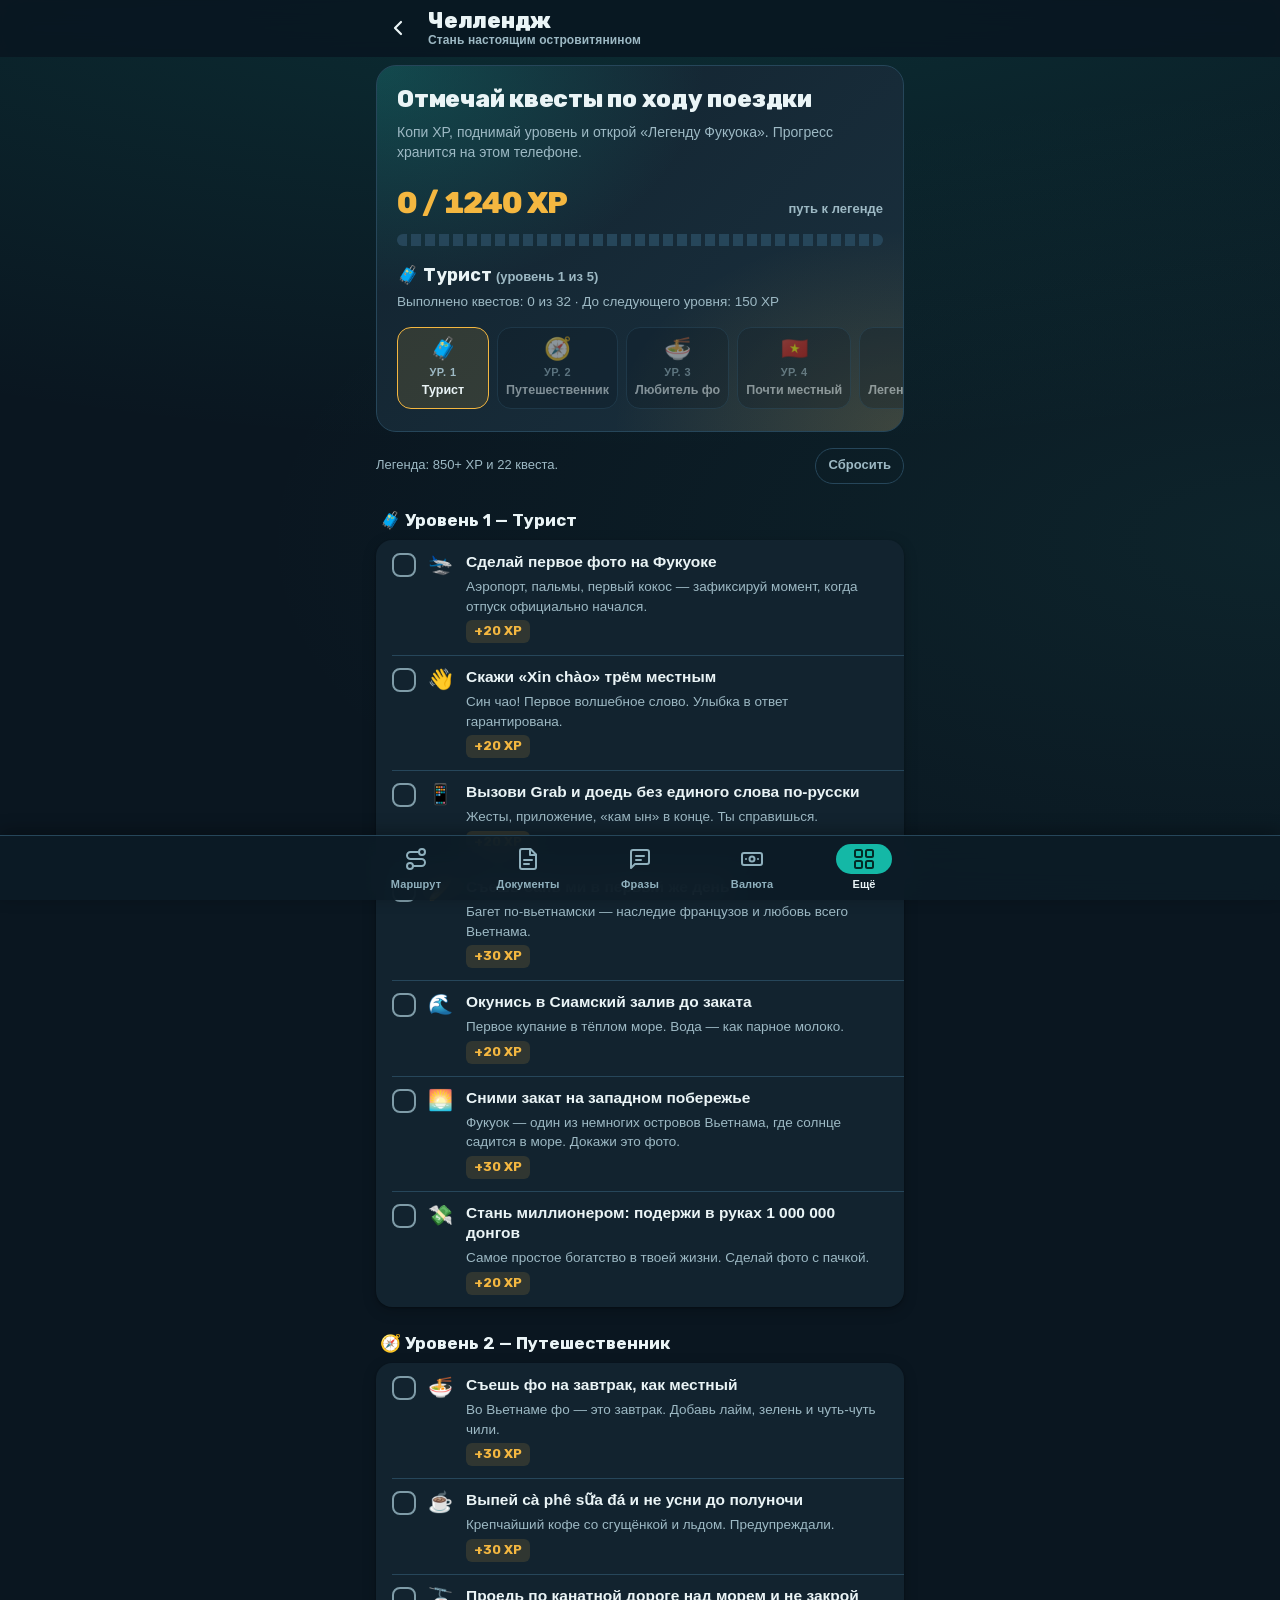
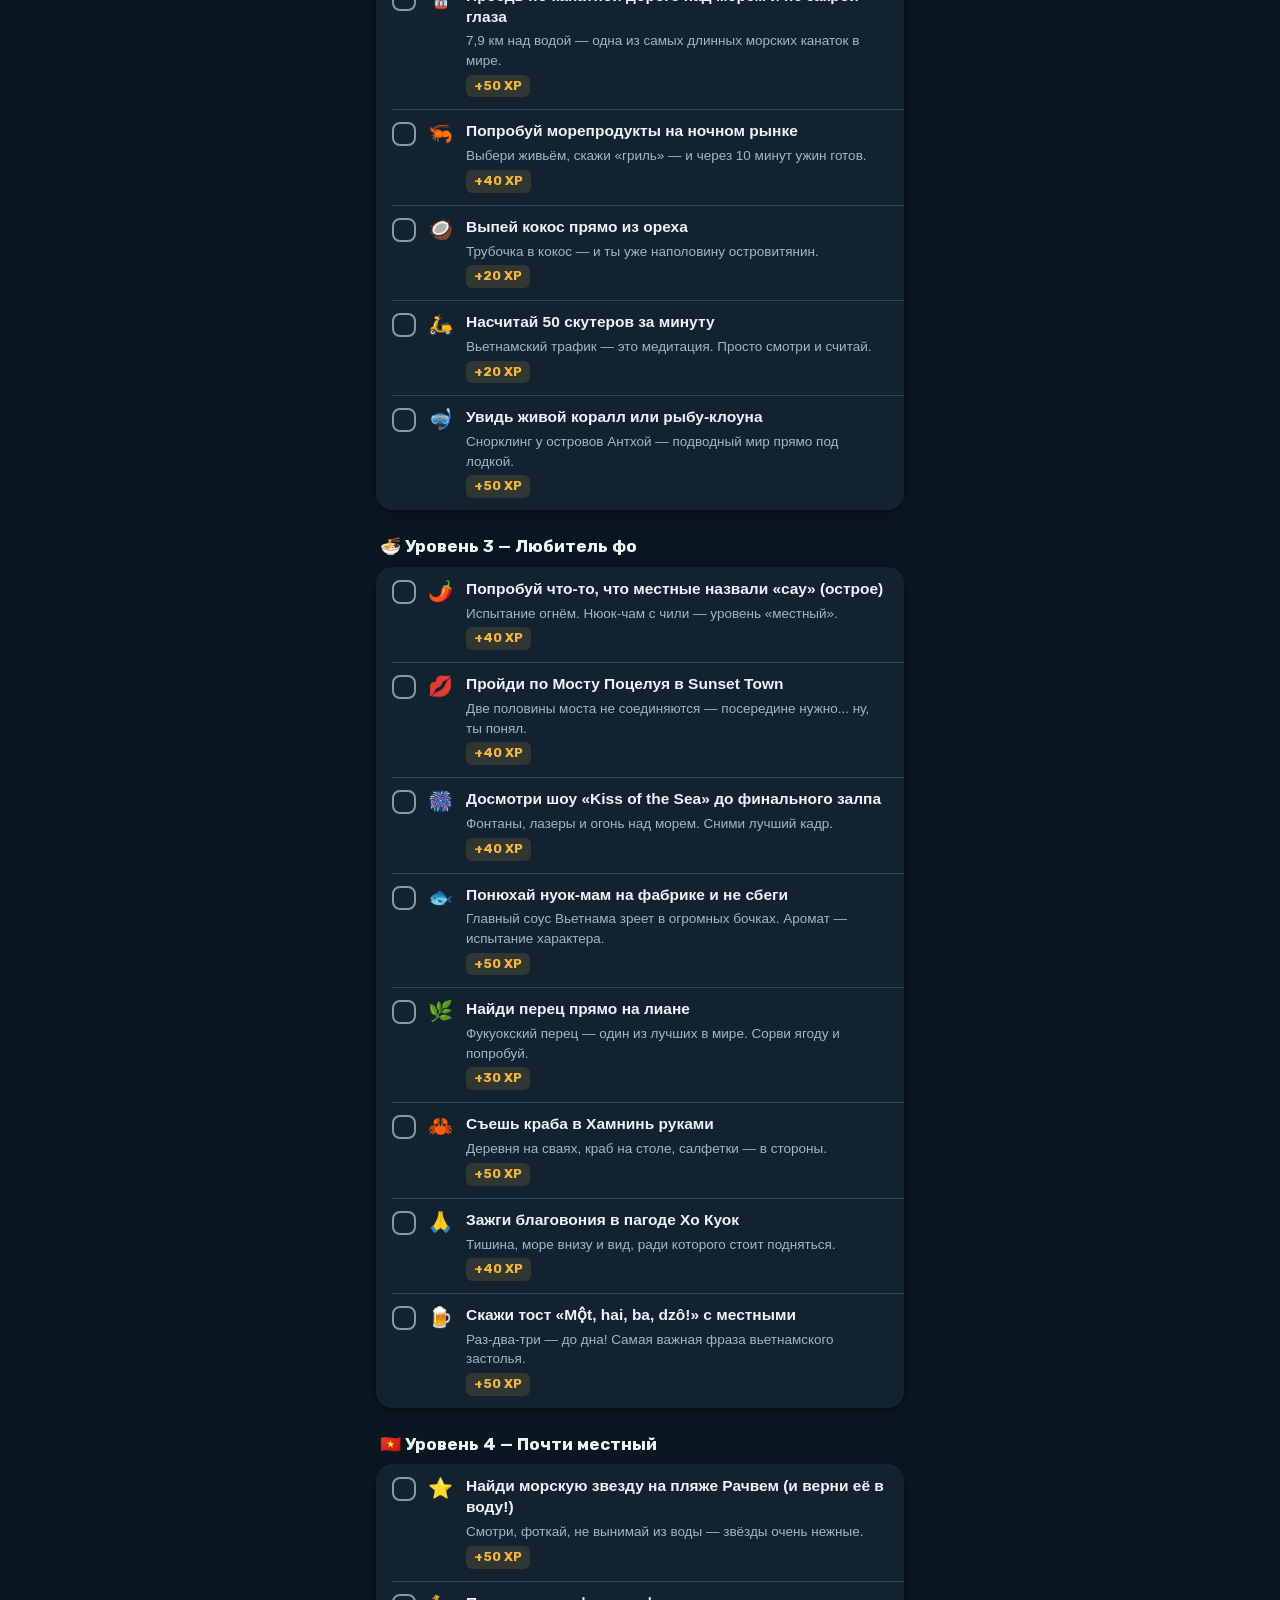
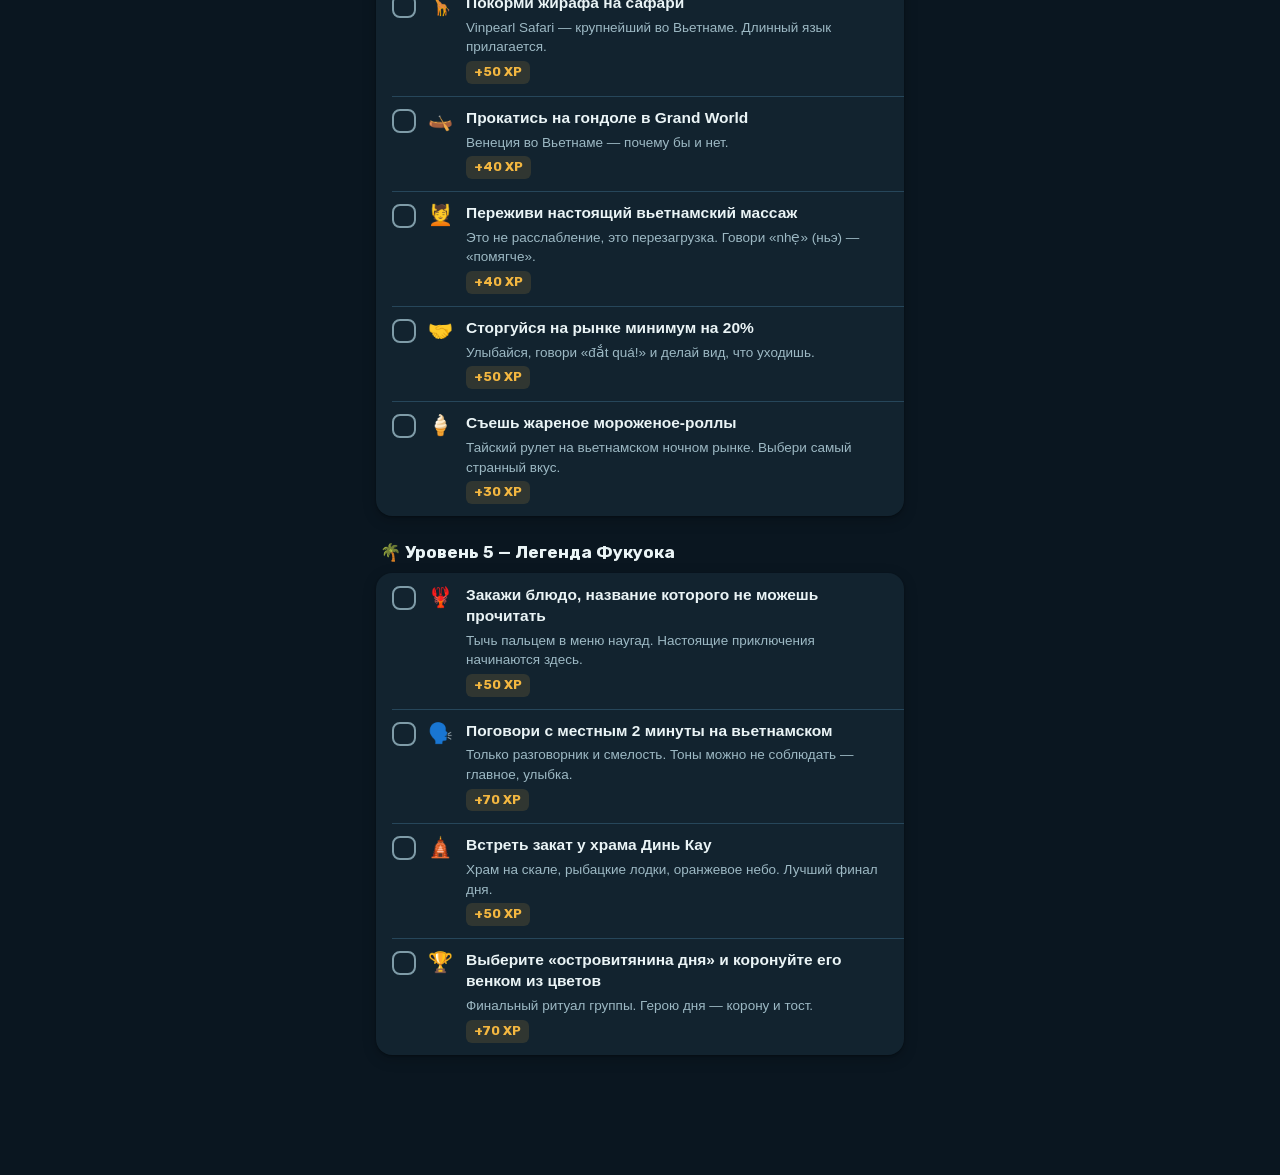
<file: challenge.html>
<!DOCTYPE html>
<html lang="ru">
<head>
  <meta charset="UTF-8" />
  <meta name="viewport" content="width=device-width, initial-scale=1, viewport-fit=cover" />
  <meta name="theme-color" content="#0a1620" />
  <link rel="icon" href="favicon.svg" type="image/svg+xml" />
  <link rel="apple-touch-icon" href="apple-touch-icon.png" />
  <title>Челлендж · Фукуок</title>
  <link rel="stylesheet" href="css/common.css" />
  <style>
    .challenge-hero {
      margin-top: var(--u);
      padding: calc(2.5 * var(--u));
    }

    .challenge-hero h2 {
      margin: 0;
      font-family: var(--font-mark);
      font-weight: 800;
      font-size: 24px;
      line-height: 1.15;
      letter-spacing: -0.01em;
      text-wrap: balance;
    }

    .challenge-hero-lead {
      margin: var(--u) 0 0;
      font-size: 14px;
      color: var(--ink-2);
    }

    .challenge-xp-wrap {
      margin-top: calc(2.5 * var(--u));
    }

    .challenge-xp-label {
      display: flex;
      justify-content: space-between;
      align-items: baseline;
      margin: 0 0 var(--u);
      font-size: 13px;
      color: var(--ink-2);
      font-weight: 600;
    }

    #challenge-xp-label {
      font-family: var(--font-mark);
      font-weight: 800;
      font-size: 30px;
      color: var(--coral);
      font-variant-numeric: tabular-nums;
      letter-spacing: -0.02em;
    }

    .challenge-xp-bar {
      height: 12px;
      border-radius: 6px;
      background: repeating-linear-gradient(90deg, var(--grout) 0 10px, transparent 10px 14px);
      overflow: hidden;
    }

    .challenge-xp-bar-fill {
      height: 100%;
      width: 0;
      border-radius: 6px;
      background: linear-gradient(90deg, var(--water), var(--coral));
    }

    .challenge-level-title {
      margin: calc(2 * var(--u)) 0 0;
      font-family: var(--font-mark);
      font-weight: 700;
      font-size: 18px;
    }

    .challenge-level-num {
      font-family: var(--font-ui);
      font-size: 13px;
      font-weight: 600;
      color: var(--ink-2);
    }

    .challenge-stats {
      margin: 4px 0 0;
      font-size: 13.5px;
      color: var(--ink-2);
    }

    .challenge-badges {
      display: flex;
      gap: var(--u);
      overflow-x: auto;
      scrollbar-width: none;
      margin: calc(2 * var(--u)) calc(-2.5 * var(--u)) 0;
      padding: 0 calc(2.5 * var(--u)) 2px;
    }

    .challenge-badges::-webkit-scrollbar {
      display: none;
    }

    .challenge-badge {
      flex: 0 0 auto;
      min-width: 92px;
      display: flex;
      flex-direction: column;
      align-items: center;
      gap: 2px;
      padding: var(--u) var(--u) calc(1.25 * var(--u));
      border-radius: 14px;
      border: 1.5px solid var(--grout);
      background: rgba(10, 22, 32, 0.5);
      opacity: 0.5;
      text-align: center;
    }

    .challenge-badge.is-unlocked {
      opacity: 1;
    }

    .challenge-badge.is-current {
      border-color: var(--coral);
      background: var(--coral-soft);
    }

    .challenge-badge-emoji {
      font-size: 22px;
      line-height: 1.2;
    }

    .challenge-badge-title {
      font-size: 11px;
      font-weight: 700;
      letter-spacing: 0.04em;
      text-transform: uppercase;
      color: var(--ink-2);
    }

    .challenge-badge-name {
      font-size: 12.5px;
      font-weight: 650;
      line-height: 1.2;
    }

    .challenge-legend-card {
      margin-top: calc(2 * var(--u));
      padding: calc(2 * var(--u));
      border-radius: var(--r-card);
      background: var(--coral);
      color: #2a1a00;
    }

    .challenge-legend-card h2 {
      margin: 0;
      font-family: var(--font-mark);
      font-weight: 800;
      font-size: 20px;
    }

    .challenge-legend-card p {
      margin: 4px 0 0;
      font-size: 14px;
    }

    .challenge-toolbar {
      display: flex;
      align-items: center;
      justify-content: space-between;
      gap: calc(2 * var(--u));
      margin: calc(2 * var(--u)) 0;
    }

    .challenge-toolbar p {
      margin: 0;
      font-size: 13px;
      color: var(--ink-2);
    }

    .challenge-reset {
      flex-shrink: 0;
      min-height: 36px;
      padding: 0 12px;
      border-radius: var(--r-pill);
      border: 1.5px solid var(--grout);
      background: transparent;
      color: var(--ink-2);
      font-size: 13px;
      font-weight: 650;
      cursor: pointer;
    }

    .challenge-section-title {
      margin: calc(3 * var(--u)) 0 var(--u) calc(0.5 * var(--u));
      font-family: var(--font-mark);
      font-weight: 700;
      font-size: 17px;
    }

    .challenge-quest-ul {
      list-style: none;
      margin: 0;
      padding: 0;
      background: var(--tile);
      border-radius: var(--r-card);
      box-shadow: var(--shadow-1);
      overflow: hidden;
    }

    .challenge-quest-item {
      position: relative;
    }

    .challenge-quest-item + .challenge-quest-item::before {
      content: "";
      position: absolute;
      top: 0;
      left: calc(2 * var(--u));
      right: 0;
      border-top: 1px solid var(--grout);
    }

    .challenge-quest-label {
      display: grid;
      grid-template-columns: 26px 28px 1fr;
      grid-template-areas: "cb emoji body" ". . xp";
      gap: 4px calc(1.25 * var(--u));
      align-items: start;
      padding: calc(1.5 * var(--u)) calc(2 * var(--u));
      cursor: pointer;
    }

    .challenge-quest-label:active {
      background: var(--deck-2);
    }

    .challenge-quest-cb {
      grid-area: cb;
      appearance: none;
      -webkit-appearance: none;
      width: 24px;
      height: 24px;
      margin: 1px 0 0;
      border-radius: 8px;
      border: 2px solid var(--ink-3);
      background: transparent;
      display: grid;
      place-items: center;
      cursor: pointer;
      transition: background 0.2s var(--ease-out), border-color 0.2s;
    }

    .challenge-quest-cb:checked {
      background: var(--water);
      border-color: var(--water);
    }

    .challenge-quest-cb:checked::after {
      content: "";
      width: 6px;
      height: 11px;
      border: solid var(--on-accent);
      border-width: 0 2.5px 2.5px 0;
      transform: translateY(-1px) rotate(45deg);
    }

    .challenge-quest-emoji {
      grid-area: emoji;
      font-size: 20px;
      line-height: 1.2;
    }

    .challenge-quest-body {
      grid-area: body;
      min-width: 0;
    }

    .challenge-quest-title {
      display: block;
      font-weight: 650;
      font-size: 15.5px;
      line-height: 1.35;
    }

    .challenge-quest-desc {
      display: block;
      margin-top: 4px;
      font-size: 13.5px;
      color: var(--ink-2);
      line-height: 1.45;
    }

    .challenge-quest-xp {
      grid-area: xp;
      justify-self: start;
      font-family: var(--font-mark);
      font-weight: 700;
      font-size: 13px;
      padding: 2px 8px;
      border-radius: 6px;
      background: var(--coral-soft);
      color: var(--coral);
    }

    .challenge-quest-label:has(.challenge-quest-cb:checked) .challenge-quest-title {
      color: var(--ink-3);
      text-decoration: line-through;
      text-decoration-color: var(--water);
      text-decoration-thickness: 2px;
    }

    .challenge-quest-label:has(.challenge-quest-cb:checked) .challenge-quest-xp {
      background: var(--shallow-soft);
      color: var(--water);
    }
  </style>
</head>
<body>
  <header class="appbar">
    <div class="appbar-inner">
      <a class="icon-btn" href="more.html" aria-label="Назад в «Ещё»"><svg class="ic" aria-hidden="true"><use href="#chevron-left" /></svg></a>
      <h1 class="appbar-title">Челлендж<span class="appbar-sub">Стань настоящим островитянином</span></h1>
    </div>
  </header>

  <main class="app">
    <section class="pool challenge-hero">
      <h2>Отмечай квесты по ходу поездки</h2>
      <p class="challenge-hero-lead">Копи XP, поднимай уровень и открой «Легенду Фукуока». Прогресс хранится на этом телефоне.</p>
      <div class="challenge-xp-wrap">
        <p class="challenge-xp-label" id="challenge-xp-label-text">
          <span id="challenge-xp-label">0 / 1240 XP</span>
          <span>путь к легенде</span>
        </p>
        <div class="challenge-xp-bar" role="progressbar" aria-valuemin="0" aria-valuemax="1240" aria-labelledby="challenge-xp-label-text">
          <div id="challenge-xp-bar-fill" class="challenge-xp-bar-fill"></div>
        </div>
      </div>
      <p id="challenge-level-title" class="challenge-level-title">—</p>
      <p id="challenge-stats" class="challenge-stats"></p>
      <div id="challenge-badges" class="challenge-badges" aria-label="Уровни"></div>
      <div id="challenge-legend-card" class="challenge-legend-card" hidden>
        <h2>Ты — легенда Фукуока</h2>
        <p>850+ XP и не меньше 22 квестов — ты прошёл путь от туриста до своего.</p>
      </div>
    </section>

    <div class="challenge-toolbar">
      <p>Легенда: 850+ XP и 22 квеста.</p>
      <button type="button" class="challenge-reset" id="challenge-reset">Сбросить</button>
    </div>

    <div id="challenge-quest-list"></div>
  </main>

  <nav class="tabbar" aria-label="Разделы">
    <div class="tabbar-inner">
      <a class="tab" href="index.html"><span class="tab-ic"><svg class="ic" aria-hidden="true"><use href="#route" /></svg></span>Маршрут</a>
      <a class="tab" href="documents.html"><span class="tab-ic"><svg class="ic" aria-hidden="true"><use href="#docs" /></svg></span>Документы</a>
      <a class="tab" href="razgovornik.html"><span class="tab-ic"><svg class="ic" aria-hidden="true"><use href="#phrases" /></svg></span>Фразы</a>
      <a class="tab" href="converter.html"><span class="tab-ic"><svg class="ic" aria-hidden="true"><use href="#currency" /></svg></span>Валюта</a>
      <a class="tab" href="more.html" aria-current="page"><span class="tab-ic"><svg class="ic" aria-hidden="true"><use href="#more" /></svg></span>Ещё</a>
    </div>
  </nav>

  <script src="app.js"></script>
  <script src="challenge-data.js"></script>
  <script src="challenge-page.js"></script>
  <script src="register-sw.js"></script>
</body>
</html>
</file>
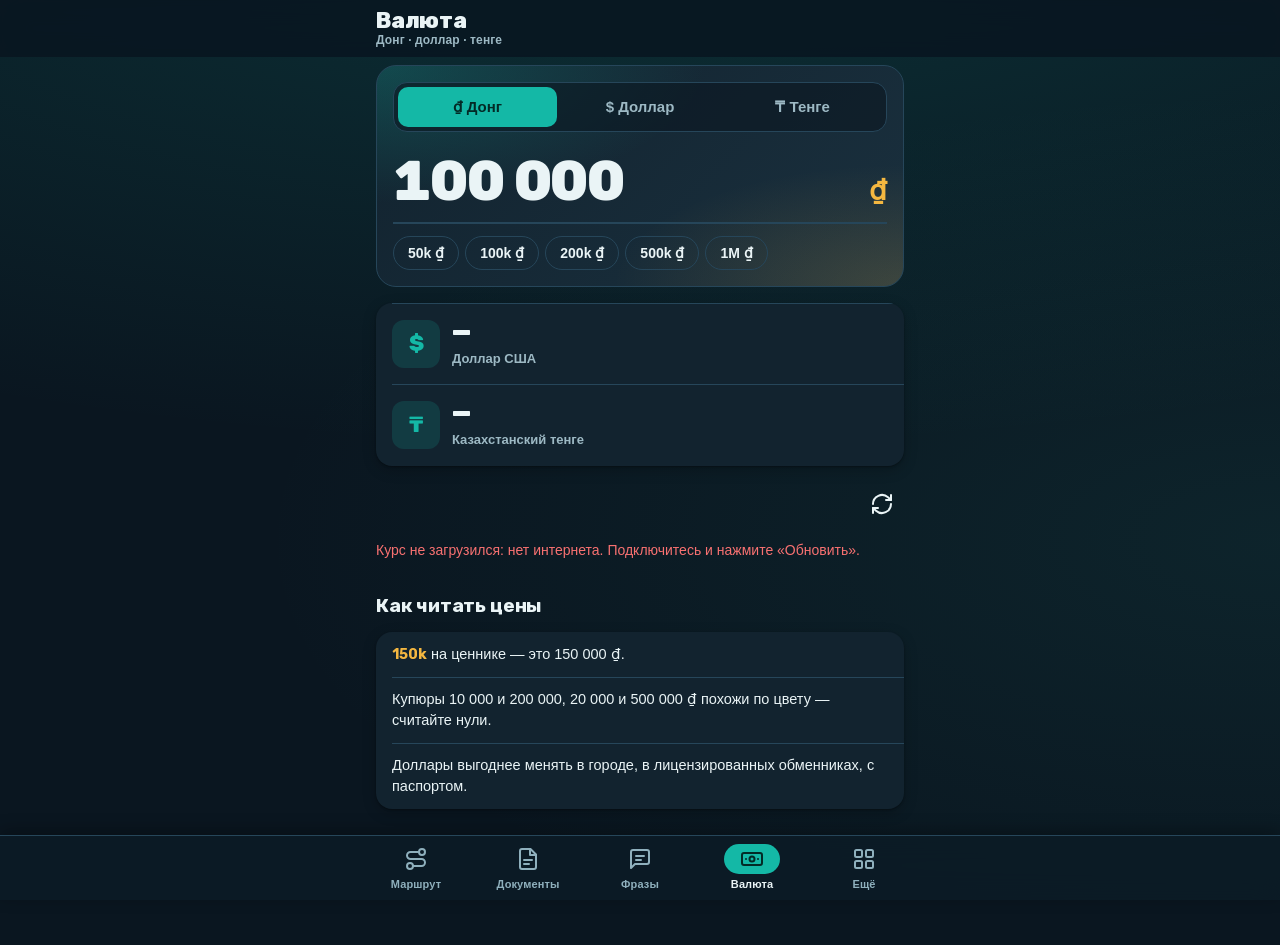
<file: converter.html>
<!DOCTYPE html>
<html lang="ru">
<head>
  <meta charset="UTF-8" />
  <meta name="viewport" content="width=device-width, initial-scale=1, viewport-fit=cover" />
  <meta name="theme-color" content="#0a1620" />
  <link rel="icon" href="favicon.svg" type="image/svg+xml" />
  <link rel="apple-touch-icon" href="apple-touch-icon.png" />
  <title>Валюта · Фукуок</title>
  <link rel="stylesheet" href="css/common.css" />
  <style>
    .calc {
      margin-top: var(--u);
      padding: calc(2 * var(--u));
    }

    .seg {
      display: grid;
      grid-template-columns: repeat(3, 1fr);
      gap: 4px;
      padding: 4px;
      border-radius: 14px;
      background: rgba(10, 22, 32, 0.6);
      border: 1px solid var(--grout);
    }

    .seg button {
      min-height: 40px;
      border: 0;
      border-radius: 10px;
      background: transparent;
      color: var(--ink-2);
      font-weight: 700;
      font-size: 15px;
      cursor: pointer;
    }

    .seg button[aria-pressed="true"] {
      background: var(--water);
      color: var(--on-accent);
    }

    .amount {
      display: flex;
      align-items: baseline;
      gap: var(--u);
      margin: calc(2 * var(--u)) 0 0;
      border-bottom: 2px solid var(--grout);
      padding-bottom: var(--u);
    }

    .amount:focus-within {
      border-bottom-color: var(--water);
    }

    .amount input {
      flex: 1;
      min-width: 0;
      border: 0;
      background: transparent;
      color: var(--ink);
      font-family: var(--font-mark);
      font-weight: 800;
      font-size: clamp(40px, 13vw, 56px);
      letter-spacing: -0.02em;
      font-variant-numeric: tabular-nums;
      padding: 0;
    }

    .amount input:focus {
      outline: none;
    }

    .amount span {
      font-family: var(--font-mark);
      font-weight: 700;
      font-size: 28px;
      color: var(--coral);
    }

    .quick {
      display: flex;
      flex-wrap: wrap;
      gap: 6px;
      margin-top: calc(1.5 * var(--u));
    }

    .quick .chip {
      min-height: 34px;
      background: transparent;
    }

    .results {
      margin-top: calc(2 * var(--u));
    }

    .res {
      display: flex;
      align-items: center;
      gap: calc(1.5 * var(--u));
      padding: calc(2 * var(--u));
      position: relative;
    }

    .res + .res::before {
      content: "";
      position: absolute;
      top: 0;
      left: calc(2 * var(--u));
      right: 0;
      border-top: 1px solid var(--grout);
    }

    .res-code {
      width: 48px;
      height: 48px;
      border-radius: 12px;
      display: grid;
      place-items: center;
      font-family: var(--font-mark);
      font-weight: 800;
      font-size: 22px;
      background: var(--shallow-soft);
      color: var(--water);
      flex-shrink: 0;
    }

    .res-body {
      flex: 1;
      min-width: 0;
    }

    .res-val {
      margin: 0;
      font-family: var(--font-mark);
      font-weight: 800;
      font-size: 26px;
      line-height: 1.1;
      font-variant-numeric: tabular-nums;
      letter-spacing: -0.01em;
      overflow-wrap: anywhere;
    }

    .res-name {
      margin: 2px 0 0;
      font-size: 13px;
      color: var(--ink-2);
      font-weight: 600;
    }

    .res.is-src {
      display: none;
    }

    .rate-line {
      display: flex;
      align-items: center;
      gap: var(--u);
      margin-top: calc(2 * var(--u));
    }

    .rate-line p {
      flex: 1;
      margin: 0;
    }

    .tips-list {
      margin: 0;
      padding: 0;
      list-style: none;
    }

    .tips-list li {
      padding: calc(1.5 * var(--u)) calc(2 * var(--u));
      font-size: 14.5px;
      position: relative;
    }

    .tips-list li + li::before {
      content: "";
      position: absolute;
      top: 0;
      left: calc(2 * var(--u));
      right: 0;
      border-top: 1px solid var(--grout);
    }

    .tips-list b {
      font-family: var(--font-mark);
      color: var(--coral);
    }
  </style>
</head>
<body>
  <header class="appbar">
    <div class="appbar-inner">
      <h1 class="appbar-title">Валюта<span class="appbar-sub">Донг · доллар · тенге</span></h1>
    </div>
  </header>

  <main class="app">
    <section class="pool calc" aria-label="Пересчёт">
      <div class="seg" role="group" aria-label="Из какой валюты">
        <button type="button" data-cur="VND" aria-pressed="true">₫ Донг</button>
        <button type="button" data-cur="USD" aria-pressed="false">$ Доллар</button>
        <button type="button" data-cur="KZT" aria-pressed="false">₸ Тенге</button>
      </div>
      <label class="amount">
        <span class="visually-hidden">Сумма</span>
        <input type="text" id="amount" value="100 000" inputmode="decimal" autocomplete="off" />
        <span id="cur-sign">₫</span>
      </label>
      <div class="quick" id="quick"></div>
    </section>

    <div class="group results" id="results">
      <div class="res" data-res="VND"><span class="res-code">₫</span><div class="res-body"><p class="res-val" id="outVnd">—</p><p class="res-name">Вьетнамский донг</p></div></div>
      <div class="res" data-res="USD"><span class="res-code">$</span><div class="res-body"><p class="res-val" id="outUsd">—</p><p class="res-name">Доллар США</p></div></div>
      <div class="res" data-res="KZT"><span class="res-code">₸</span><div class="res-body"><p class="res-val" id="outKzt">—</p><p class="res-name">Казахстанский тенге</p></div></div>
    </div>

    <div class="rate-line">
      <p class="muted" id="rateDate">Загрузка курса…</p>
      <button type="button" class="icon-btn" id="refresh-btn" aria-label="Обновить курс"><svg class="ic" aria-hidden="true"><use href="#refresh" /></svg></button>
    </div>
    <p class="err" id="rateErr" hidden></p>

    <h2 class="h-section">Как читать цены</h2>
    <div class="group">
      <ul class="tips-list">
        <li><b>150k</b> на ценнике — это 150 000 ₫.</li>
        <li>Купюры 10 000 и 200 000, 20 000 и 500 000 ₫ похожи по цвету — считайте нули.</li>
        <li>Доллары выгоднее менять в городе, в лицензированных обменниках, с паспортом.</li>
      </ul>
    </div>
  </main>

  <nav class="tabbar" aria-label="Разделы">
    <div class="tabbar-inner">
      <a class="tab" href="index.html"><span class="tab-ic"><svg class="ic" aria-hidden="true"><use href="#route" /></svg></span>Маршрут</a>
      <a class="tab" href="documents.html"><span class="tab-ic"><svg class="ic" aria-hidden="true"><use href="#docs" /></svg></span>Документы</a>
      <a class="tab" href="razgovornik.html"><span class="tab-ic"><svg class="ic" aria-hidden="true"><use href="#phrases" /></svg></span>Фразы</a>
      <a class="tab" href="converter.html" aria-current="page"><span class="tab-ic"><svg class="ic" aria-hidden="true"><use href="#currency" /></svg></span>Валюта</a>
      <a class="tab" href="more.html"><span class="tab-ic"><svg class="ic" aria-hidden="true"><use href="#more" /></svg></span>Ещё</a>
    </div>
  </nav>

  <script src="app.js"></script>
  <script>
    (function () {
      const API = "https://latest.currency-api.pages.dev/v1/currencies/usd.json";
      const RATES_LS = "phuquoc-rates-v1";
      const SIGN = { VND: "₫", USD: "$", KZT: "₸" };
      const QUICK = {
        VND: [50000, 100000, 200000, 500000, 1000000],
        USD: [10, 20, 50, 100],
        KZT: [5000, 10000, 20000, 50000],
      };
      let vndPerUsd = null;
      let kztPerUsd = null;
      let from = "VND";

      const amountEl = document.getElementById("amount");
      const rateDateEl = document.getElementById("rateDate");
      const rateErrEl = document.getElementById("rateErr");
      const out = { VND: document.getElementById("outVnd"), USD: document.getElementById("outUsd"), KZT: document.getElementById("outKzt") };

      const fmt = (n, cur) => {
        if (!isFinite(n)) return "—";
        if (cur === "VND") return Math.round(n).toLocaleString("ru-RU");
        if (cur === "KZT") return Math.round(n).toLocaleString("ru-RU");
        return n.toLocaleString("ru-RU", { minimumFractionDigits: 2, maximumFractionDigits: 2 });
      };
      const short = (n, cur) => (cur === "VND" ? (n >= 1000000 ? n / 1000000 + "M" : n / 1000 + "k") : n.toLocaleString("ru-RU")) + " " + SIGN[cur];

      function parseAmount() {
        const raw = String(amountEl.value).replace(/\s/g, "").replace(",", ".").replace(/k$/i, "000");
        const v = parseFloat(raw);
        return isFinite(v) ? v : 0;
      }

      function toUsd(a, c) {
        if (c === "USD") return a;
        if (c === "VND") return a / vndPerUsd;
        return a / kztPerUsd;
      }

      function compute() {
        document.querySelectorAll("[data-res]").forEach((el) => el.classList.toggle("is-src", el.getAttribute("data-res") === from));
        if (vndPerUsd == null || kztPerUsd == null) return;
        const usd = toUsd(parseAmount(), from);
        out.USD.textContent = fmt(usd, "USD") + " $";
        out.VND.textContent = fmt(usd * vndPerUsd, "VND") + " ₫";
        out.KZT.textContent = fmt(usd * kztPerUsd, "KZT") + " ₸";
      }

      function renderQuick() {
        document.getElementById("quick").innerHTML = QUICK[from]
          .map((n) => '<button type="button" class="chip" data-q="' + n + '">' + short(n, from) + "</button>")
          .join("");
        document.getElementById("cur-sign").textContent = SIGN[from];
      }

      function rateText(prefix) {
        return prefix + ": 1 $ = " + fmt(vndPerUsd, "VND") + " ₫ · " + fmt(kztPerUsd, "KZT") + " ₸";
      }

      function loadRatesFromStorage() {
        try {
          const o = JSON.parse(localStorage.getItem(RATES_LS) || "null");
          if (!o || o.vnd == null || o.kzt == null) return false;
          vndPerUsd = Number(o.vnd);
          kztPerUsd = Number(o.kzt);
          rateDateEl.textContent = rateText("Сохранённый курс от " + (o.savedAt || "—"));
          compute();
          return true;
        } catch (e) {
          return false;
        }
      }

      async function loadRates() {
        rateErrEl.hidden = true;
        rateDateEl.textContent = "Загрузка курса…";
        try {
          const r = await fetch(API);
          if (!r.ok) throw new Error("HTTP " + r.status);
          const j = await r.json();
          const u = j.usd || j.USD;
          if (!u || u.vnd == null || u.kzt == null) throw new Error("no fields");
          vndPerUsd = Number(u.vnd);
          kztPerUsd = Number(u.kzt);
          rateDateEl.textContent = rateText("Курс на " + (j.date || "сегодня"));
          try {
            localStorage.setItem(
              RATES_LS,
              JSON.stringify({ vnd: vndPerUsd, kzt: kztPerUsd, apiDate: j.date || "", savedAt: new Date().toLocaleString("ru-RU", { dateStyle: "short", timeStyle: "short" }) })
            );
          } catch (e) {
            /* хранилище недоступно */
          }
          compute();
        } catch (e) {
          if (loadRatesFromStorage()) {
            rateErrEl.hidden = false;
            rateErrEl.textContent = "Нет сети — считаю по последнему сохранённому курсу.";
          } else {
            rateDateEl.textContent = "";
            rateErrEl.hidden = false;
            rateErrEl.textContent = "Курс не загрузился: нет интернета. Подключитесь и нажмите «Обновить».";
          }
        }
      }

      document.addEventListener("click", function (e) {
        const c = e.target.closest("[data-cur]");
        if (c) {
          from = c.getAttribute("data-cur");
          document.querySelectorAll("[data-cur]").forEach((b) => b.setAttribute("aria-pressed", String(b === c)));
          renderQuick();
          compute();
          return;
        }
        const q = e.target.closest("[data-q]");
        if (q) {
          amountEl.value = Number(q.getAttribute("data-q")).toLocaleString("ru-RU");
          compute();
        }
      });
      amountEl.addEventListener("input", compute);
      amountEl.addEventListener("focus", () => amountEl.select());
      document.getElementById("refresh-btn").addEventListener("click", loadRates);
      renderQuick();
      compute();
      loadRates();
    })();
  </script>
  <script src="register-sw.js"></script>
</body>
</html>
</file>
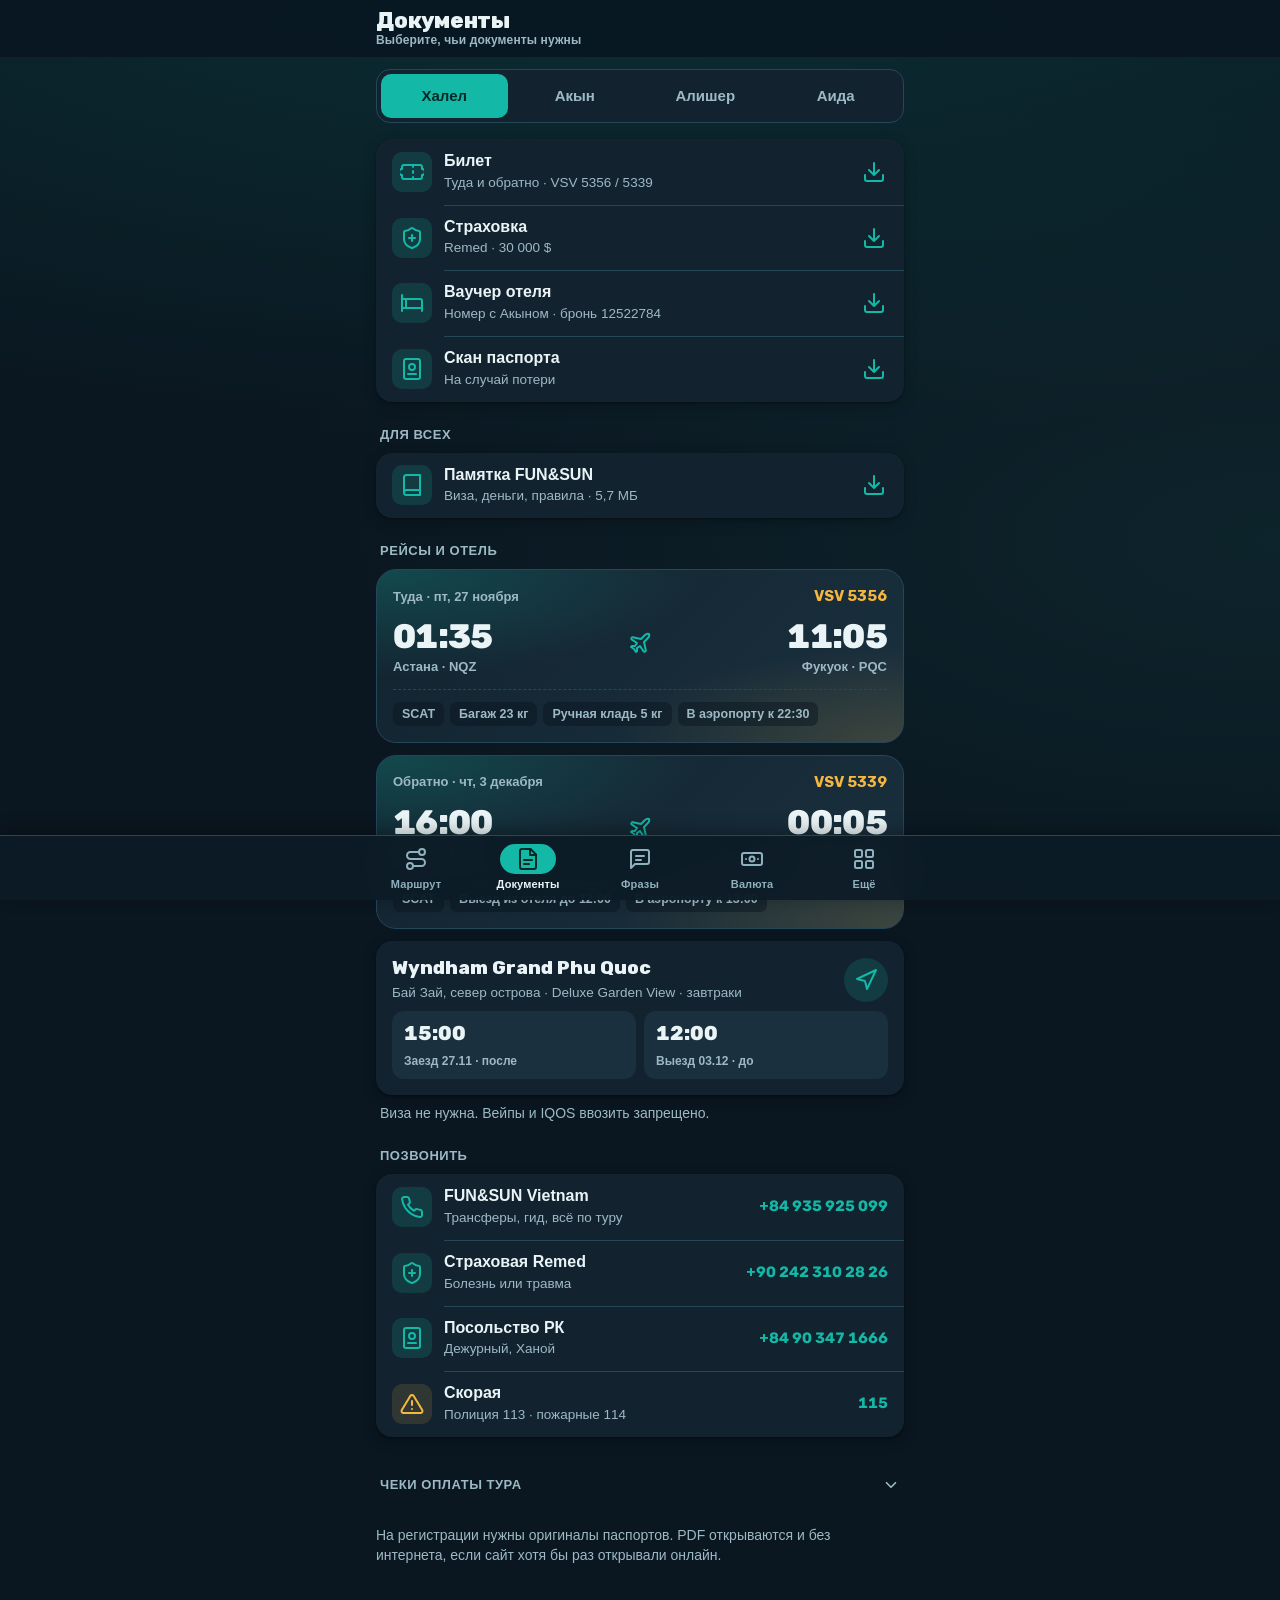
<file: documents.html>
<!DOCTYPE html>
<html lang="ru">
<head>
  <meta charset="UTF-8" />
  <meta name="viewport" content="width=device-width, initial-scale=1, viewport-fit=cover" />
  <meta name="theme-color" content="#0a1620" />
  <link rel="icon" href="favicon.svg" type="image/svg+xml" />
  <link rel="apple-touch-icon" href="apple-touch-icon.png" />
  <title>Документы · Фукуок</title>
  <link rel="stylesheet" href="css/common.css" />
  <style>
    .who {
      display: grid;
      grid-template-columns: repeat(4, 1fr);
      gap: 4px;
      margin-top: calc(1.5 * var(--u));
      padding: 4px;
      border-radius: 14px;
      background: var(--tile);
      border: 1px solid var(--grout);
    }

    .who button {
      min-height: 44px;
      border: 0;
      border-radius: 10px;
      background: transparent;
      color: var(--ink-2);
      font-weight: 700;
      font-size: 15px;
      cursor: pointer;
    }

    .who button[aria-pressed="true"] {
      background: var(--water);
      color: var(--on-accent);
    }

    .group-title {
      margin: calc(3 * var(--u)) 0 var(--u) calc(0.5 * var(--u));
      font-size: 13px;
      font-weight: 700;
      letter-spacing: 0.04em;
      text-transform: uppercase;
      color: var(--ink-2);
    }

    .person-docs {
      margin-top: calc(2 * var(--u));
    }

    .doc-row {
      padding: 0 var(--u) 0 0;
      gap: 0;
      cursor: default;
    }

    .doc-row:active {
      background: transparent;
    }

    .doc-open {
      flex: 1;
      min-width: 0;
      display: flex;
      align-items: center;
      gap: calc(1.5 * var(--u));
      min-height: 56px;
      padding: calc(1.5 * var(--u)) var(--u) calc(1.5 * var(--u)) calc(2 * var(--u));
      color: inherit;
      text-decoration: none;
    }

    .doc-open:active,
    .doc-dl:active {
      background: var(--deck-2);
    }

    .doc-dl {
      color: var(--water);
    }

    .legs {
      display: grid;
      gap: calc(1.5 * var(--u));
    }

    .leg {
      padding: calc(2 * var(--u));
    }

    .leg-top {
      display: flex;
      justify-content: space-between;
      align-items: center;
      font-size: 13px;
      font-weight: 650;
      color: var(--ink-2);
    }

    .leg-code {
      font-family: var(--font-mark);
      font-weight: 700;
      color: var(--coral);
      font-size: 15px;
    }

    .leg-main {
      display: grid;
      grid-template-columns: 1fr auto 1fr;
      align-items: end;
      gap: var(--u);
      margin-top: calc(1.5 * var(--u));
    }

    .leg-pt b {
      display: block;
      font-family: var(--font-mark);
      font-weight: 800;
      font-size: 34px;
      line-height: 1;
      font-variant-numeric: tabular-nums;
      letter-spacing: -0.02em;
    }

    .leg-pt span {
      display: block;
      margin-top: 4px;
      font-size: 13px;
      color: var(--ink-2);
      font-weight: 600;
    }

    .leg-pt.is-end {
      text-align: right;
    }

    .leg-plane {
      color: var(--water);
      margin-bottom: 22px;
    }

    .leg-foot {
      display: flex;
      flex-wrap: wrap;
      gap: 6px;
      margin-top: calc(1.5 * var(--u));
      padding-top: calc(1.5 * var(--u));
      border-top: 1px dashed var(--grout);
    }

    .leg-foot span {
      font-size: 12.5px;
      font-weight: 600;
      padding: 3px 9px;
      border-radius: 7px;
      background: rgba(10, 22, 32, 0.5);
      color: var(--ink-2);
    }

    .hotel {
      margin-top: calc(1.5 * var(--u));
      padding: calc(2 * var(--u));
      display: grid;
      grid-template-columns: 1fr auto;
      gap: var(--u) calc(2 * var(--u));
      align-items: center;
    }

    .hotel h2 {
      margin: 0;
      font-family: var(--font-mark);
      font-weight: 800;
      font-size: 19px;
      line-height: 1.2;
    }

    .hotel p {
      margin: 4px 0 0;
      font-size: 13.5px;
      color: var(--ink-2);
    }

    .hotel-times {
      grid-column: 1 / -1;
      display: grid;
      grid-template-columns: 1fr 1fr;
      gap: var(--u);
    }

    .hotel-times div {
      padding: var(--u) calc(1.5 * var(--u));
      border-radius: 12px;
      background: var(--deck-2);
    }

    .hotel-times b {
      display: block;
      font-family: var(--font-mark);
      font-weight: 800;
      font-size: 20px;
      font-variant-numeric: tabular-nums;
    }

    .hotel-times span {
      font-size: 12px;
      font-weight: 600;
      color: var(--ink-2);
    }

    .row-num {
      font-family: var(--font-mark);
      font-weight: 700;
      color: var(--water);
      font-size: 15px;
      font-variant-numeric: tabular-nums;
      white-space: nowrap;
    }

    .receipts {
      margin-top: calc(3 * var(--u));
    }

    .receipts summary {
      display: flex;
      align-items: center;
      justify-content: space-between;
      min-height: 48px;
      padding: 0 calc(0.5 * var(--u));
      font-size: 13px;
      font-weight: 700;
      letter-spacing: 0.04em;
      text-transform: uppercase;
      color: var(--ink-2);
      cursor: pointer;
      list-style: none;
    }

    .receipts summary::-webkit-details-marker {
      display: none;
    }

    .receipts summary .ic {
      transform: rotate(90deg);
      transition: transform 0.2s;
    }

    .receipts[open] summary .ic {
      transform: rotate(-90deg);
    }
  </style>
</head>
<body>
  <header class="appbar">
    <div class="appbar-inner">
      <h1 class="appbar-title">Документы<span class="appbar-sub">Выберите, чьи документы нужны</span></h1>
    </div>
  </header>

  <main class="app">
    <div class="who" role="group" aria-label="Чьи документы" id="who"></div>
    <div class="group person-docs" id="doc-list" aria-live="polite"></div>

    <h2 class="group-title">Для всех</h2>
    <div class="group" id="common-docs"></div>

    <h2 class="group-title">Рейсы и отель</h2>
    <div class="legs">
      <article class="pool leg" aria-label="Рейс туда">
        <div class="leg-top"><span>Туда · пт, 27 ноября</span><span class="leg-code">VSV 5356</span></div>
        <div class="leg-main">
          <div class="leg-pt"><b>01:35</b><span>Астана · NQZ</span></div>
          <svg class="ic leg-plane" aria-hidden="true"><use href="#plane" /></svg>
          <div class="leg-pt is-end"><b>11:05</b><span>Фукуок · PQC</span></div>
        </div>
        <div class="leg-foot"><span>SCAT</span><span>Багаж 23 кг</span><span>Ручная кладь 5 кг</span><span>В аэропорту к 22:30</span></div>
      </article>
      <article class="pool leg" aria-label="Рейс обратно">
        <div class="leg-top"><span>Обратно · чт, 3 декабря</span><span class="leg-code">VSV 5339</span></div>
        <div class="leg-main">
          <div class="leg-pt"><b>16:00</b><span>Фукуок · PQC</span></div>
          <svg class="ic leg-plane" aria-hidden="true"><use href="#plane" /></svg>
          <div class="leg-pt is-end"><b>00:05</b><span>Астана · 4 дек</span></div>
        </div>
        <div class="leg-foot"><span>SCAT</span><span>Выезд из отеля до 12:00</span><span>В аэропорту к 13:00</span></div>
      </article>
    </div>

    <article class="card hotel" aria-label="Отель">
      <div>
        <h2>Wyndham Grand Phu Quoc</h2>
        <p>Бай Зай, север острова · Deluxe Garden View · завтраки</p>
      </div>
      <a class="icon-btn" href="https://www.google.com/maps/search/?api=1&query=Wyndham+Grand+Phu+Quoc" target="_blank" rel="noopener" aria-label="Отель на карте" style="background: var(--shallow-soft); color: var(--water)">
        <svg class="ic" aria-hidden="true"><use href="#navigate" /></svg>
      </a>
      <div class="hotel-times">
        <div><b>15:00</b><span>Заезд 27.11 · после</span></div>
        <div><b>12:00</b><span>Выезд 03.12 · до</span></div>
      </div>
    </article>

    <p class="muted" style="margin: var(--u) 0 0 calc(0.5 * var(--u))">Виза не нужна. Вейпы и IQOS ввозить запрещено.</p>

    <h2 class="group-title">Позвонить</h2>
    <div class="group">
      <a class="row" href="tel:+84935925099">
        <span class="row-ic"><svg class="ic" aria-hidden="true"><use href="#phone" /></svg></span>
        <span class="row-body"><p class="row-title">FUN&amp;SUN Vietnam</p><p class="row-sub">Трансферы, гид, всё по туру</p></span>
        <span class="row-num">+84 935 925 099</span>
      </a>
      <a class="row" href="tel:+902423102826">
        <span class="row-ic"><svg class="ic" aria-hidden="true"><use href="#shield" /></svg></span>
        <span class="row-body"><p class="row-title">Страховая Remed</p><p class="row-sub">Болезнь или травма</p></span>
        <span class="row-num">+90 242 310 28 26</span>
      </a>
      <a class="row" href="tel:+84903471666">
        <span class="row-ic"><svg class="ic" aria-hidden="true"><use href="#passport" /></svg></span>
        <span class="row-body"><p class="row-title">Посольство РК</p><p class="row-sub">Дежурный, Ханой</p></span>
        <span class="row-num">+84 90 347 1666</span>
      </a>
      <a class="row" href="tel:115">
        <span class="row-ic is-coral"><svg class="ic" aria-hidden="true"><use href="#alert" /></svg></span>
        <span class="row-body"><p class="row-title">Скорая</p><p class="row-sub">Полиция 113 · пожарные 114</p></span>
        <span class="row-num">115</span>
      </a>
    </div>

    <details class="receipts">
      <summary>Чеки оплаты тура<svg class="ic ic-sm" aria-hidden="true"><use href="#chevron" /></svg></summary>
      <div class="group" id="receipt-docs"></div>
    </details>

    <p class="muted" style="margin-top: calc(2 * var(--u))">На регистрации нужны оригиналы паспортов. PDF открываются и без интернета, если сайт хотя бы раз открывали онлайн.</p>
  </main>

  <nav class="tabbar" aria-label="Разделы">
    <div class="tabbar-inner">
      <a class="tab" href="index.html"><span class="tab-ic"><svg class="ic" aria-hidden="true"><use href="#route" /></svg></span>Маршрут</a>
      <a class="tab" href="documents.html" aria-current="page"><span class="tab-ic"><svg class="ic" aria-hidden="true"><use href="#docs" /></svg></span>Документы</a>
      <a class="tab" href="razgovornik.html"><span class="tab-ic"><svg class="ic" aria-hidden="true"><use href="#phrases" /></svg></span>Фразы</a>
      <a class="tab" href="converter.html"><span class="tab-ic"><svg class="ic" aria-hidden="true"><use href="#currency" /></svg></span>Валюта</a>
      <a class="tab" href="more.html"><span class="tab-ic"><svg class="ic" aria-hidden="true"><use href="#more" /></svg></span>Ещё</a>
    </div>
  </nav>

  <script src="app.js"></script>
  <script>
    (function () {
      const TICKET = "Туда и обратно · VSV 5356 / 5339";
      const INSURANCE = "Remed · 30 000 $";
      const PEOPLE = [
        {
          id: "khalel",
          name: "Халел",
          docs: [
            { icon: "ticket", title: "Билет", desc: TICKET, file: "docs/ticket-khalel.pdf" },
            { icon: "shield", title: "Страховка", desc: INSURANCE, file: "docs/insurance-khalel.pdf" },
            { icon: "bed", title: "Ваучер отеля", desc: "Номер с Акыном · бронь 12522784", file: "docs/voucher-hotel.pdf" },
            { icon: "passport", title: "Скан паспорта", desc: "На случай потери", file: "docs/passport-khalel.pdf" },
          ],
        },
        {
          id: "akyn",
          name: "Акын",
          docs: [
            { icon: "ticket", title: "Билет", desc: TICKET, file: "docs/ticket-akyn.pdf" },
            { icon: "shield", title: "Страховка", desc: INSURANCE, file: "docs/insurance-akyn.pdf" },
            { icon: "bed", title: "Ваучер отеля", desc: "Номер с Халелом · бронь 12522784", file: "docs/voucher-hotel.pdf" },
          ],
        },
        {
          id: "alisher",
          name: "Алишер",
          docs: [
            { icon: "ticket", title: "Билет", desc: TICKET, file: "docs/ticket-alisher.pdf" },
            { icon: "shield", title: "Страховка", desc: INSURANCE, file: "docs/insurance-alisher.pdf" },
            { icon: "bed", title: "Ваучер отеля", desc: "Номер с Аидой · бронь 12523606", file: "docs/voucher-hotel-2.pdf" },
          ],
        },
        {
          id: "aida",
          name: "Аида",
          docs: [
            { icon: "ticket", title: "Билет", desc: TICKET, file: "docs/ticket-aida.pdf" },
            { icon: "shield", title: "Страховка", desc: INSURANCE, file: "docs/insurance-aida.pdf" },
            { icon: "bed", title: "Ваучер отеля", desc: "Номер с Алишером · бронь 12523606", file: "docs/voucher-hotel-2.pdf" },
          ],
        },
      ];
      const COMMON = [{ icon: "book", title: "Памятка FUN&SUN", desc: "Виза, деньги, правила · 5,7 МБ", file: "docs/memo-vietnam.pdf" }];
      const RECEIPTS = [
        { icon: "receipt", title: "350 000 ₸", desc: "Kaspi · Nash Tour · 20 октября", file: "docs/payment-tour-1.pdf" },
        { icon: "receipt", title: "751 000 ₸", desc: "Kaspi · Nash Tour · 27 октября", file: "docs/payment-tour-2.pdf" },
        { icon: "receipt", title: "385 273 ₸", desc: "Перевод Акына · Halyk · 24 октября", file: "docs/transfer-akyn.pdf" },
      ];
      const LS_KEY = "phuquoc-docs-person";

      const esc = (t) => {
        const d = document.createElement("div");
        d.textContent = t;
        return d.innerHTML;
      };
      const fileName = (d, owner) => (owner ? d.title + " — " + owner : d.title).replace(/[\\/:*?"<>|]/g, "") + ".pdf";
      const row = (d, owner) =>
        '<div class="row doc-row">' +
        '<a class="doc-open" href="' + d.file + '" target="_blank" rel="noopener">' +
        '<span class="row-ic">' + AppIcon(d.icon) + "</span>" +
        '<span class="row-body"><p class="row-title">' + esc(d.title) + '</p><p class="row-sub">' + esc(d.desc) + "</p></span></a>" +
        '<a class="icon-btn doc-dl" href="' + d.file + '" download="' + esc(fileName(d, owner)) + '" aria-label="Скачать: ' + esc(d.title) + '">' +
        AppIcon("download") + "</a></div>";

      const whoEl = document.getElementById("who");
      const listEl = document.getElementById("doc-list");

      function show(id) {
        const p = PEOPLE.find((x) => x.id === id) || PEOPLE[0];
        whoEl.querySelectorAll("button").forEach((b) => b.setAttribute("aria-pressed", String(b.dataset.who === p.id)));
        listEl.innerHTML = p.docs.map((d) => row(d, p.name)).join("");
        try {
          localStorage.setItem(LS_KEY, p.id);
        } catch (e) {
          /* хранилище недоступно */
        }
      }

      whoEl.innerHTML = PEOPLE.map((p) => '<button type="button" data-who="' + p.id + '" aria-pressed="false">' + esc(p.name) + "</button>").join("");
      whoEl.addEventListener("click", (e) => {
        const b = e.target.closest("[data-who]");
        if (b) show(b.dataset.who);
      });
      document.getElementById("common-docs").innerHTML = COMMON.map((d) => row(d)).join("");
      document.getElementById("receipt-docs").innerHTML = RECEIPTS.map((d) => row(d, "чек")).join("");

      let saved = null;
      try {
        saved = localStorage.getItem(LS_KEY);
      } catch (e) {
        /* хранилище недоступно */
      }
      show(saved);

      // При открытии через file:// браузер игнорирует download — сохраняем PDF через blob.
      if (location.protocol === "file:") {
        const saveBlob = (b64, name) => {
          const bin = atob(b64);
          const bytes = new Uint8Array(bin.length);
          for (let i = 0; i < bin.length; i++) bytes[i] = bin.charCodeAt(i);
          const url = URL.createObjectURL(new Blob([bytes], { type: "application/pdf" }));
          const a = document.createElement("a");
          a.href = url;
          a.download = name;
          document.body.appendChild(a);
          a.click();
          a.remove();
          setTimeout(() => URL.revokeObjectURL(url), 10000);
        };
        document.addEventListener("click", (e) => {
          const link = e.target.closest(".doc-dl");
          if (!link) return;
          e.preventDefault();
          const file = link.getAttribute("href");
          const name = link.getAttribute("download");
          const store = (window.__pdfBlobs = window.__pdfBlobs || {});
          if (store[file]) return saveBlob(store[file], name);
          const s = document.createElement("script");
          s.src = file + ".js";
          s.onload = () => store[file] && saveBlob(store[file], name);
          s.onerror = () => window.open(file, "_blank");
          document.head.appendChild(s);
        });
      }
    })();
  </script>
  <script src="register-sw.js"></script>
</body>
</html>
</file>
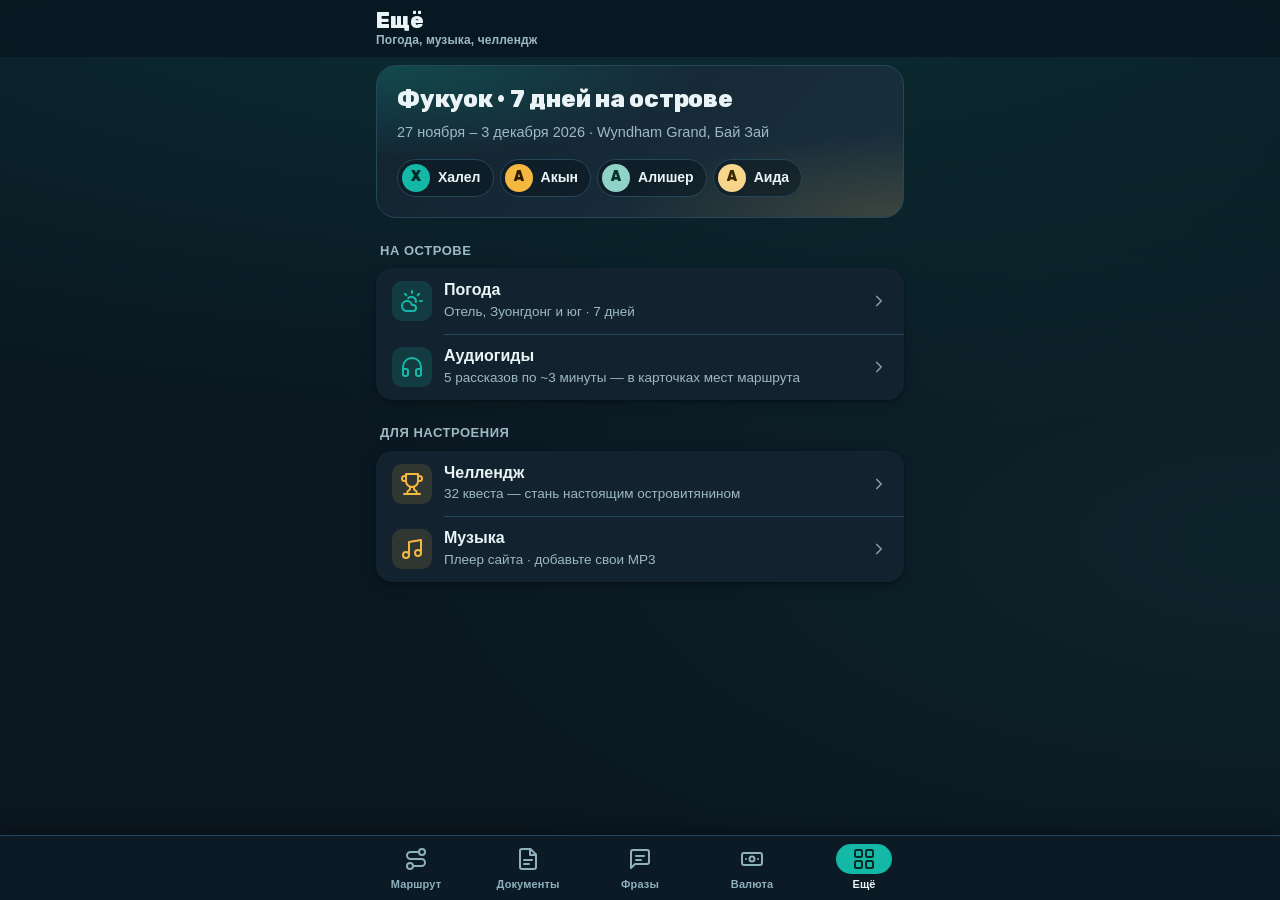
<file: more.html>
<!DOCTYPE html>
<html lang="ru">
<head>
  <meta charset="UTF-8" />
  <meta name="viewport" content="width=device-width, initial-scale=1, viewport-fit=cover" />
  <meta name="theme-color" content="#0a1620" />
  <link rel="icon" href="favicon.svg" type="image/svg+xml" />
  <link rel="apple-touch-icon" href="apple-touch-icon.png" />
  <title>Ещё · Фукуок</title>
  <link rel="stylesheet" href="css/common.css" />
  <style>
    .crew {
      margin-top: var(--u);
      padding: calc(2.5 * var(--u));
    }

    .crew h2 {
      margin: 0;
      font-family: var(--font-mark);
      font-weight: 800;
      font-size: 24px;
      line-height: 1.15;
      letter-spacing: -0.01em;
    }

    .crew p {
      margin: var(--u) 0 0;
      color: var(--ink-2);
      font-size: 14.5px;
    }

    .names {
      display: flex;
      flex-wrap: wrap;
      gap: 6px;
      margin-top: calc(2 * var(--u));
    }

    .names span {
      display: inline-flex;
      align-items: center;
      gap: 8px;
      padding: 4px 12px 4px 4px;
      border-radius: var(--r-pill);
      background: rgba(10, 22, 32, 0.55);
      border: 1px solid var(--grout);
      font-weight: 650;
      font-size: 14px;
    }

    .names i {
      width: 28px;
      height: 28px;
      border-radius: 50%;
      display: grid;
      place-items: center;
      font-style: normal;
      font-family: var(--font-mark);
      font-weight: 800;
      font-size: 14px;
      background: var(--water);
      color: var(--on-accent);
    }

    .names span:nth-child(2) i {
      background: var(--coral);
      color: #2a1a00;
    }

    .names span:nth-child(3) i {
      background: #8fd3c8;
      color: #06302a;
    }

    .names span:nth-child(4) i {
      background: #f7d58b;
      color: #3a2800;
    }

    .group-title {
      margin: calc(3 * var(--u)) 0 var(--u) calc(0.5 * var(--u));
      font-size: 13px;
      font-weight: 700;
      letter-spacing: 0.04em;
      text-transform: uppercase;
      color: var(--ink-2);
    }
  </style>
</head>
<body>
  <header class="appbar">
    <div class="appbar-inner">
      <h1 class="appbar-title">Ещё<span class="appbar-sub">Погода, музыка, челлендж</span></h1>
    </div>
  </header>

  <main class="app">
    <section class="pool crew" aria-label="Наша компания">
      <h2>Фукуок · 7 дней на острове</h2>
      <p>27 ноября – 3 декабря 2026 · Wyndham Grand, Бай Зай</p>
      <div class="names" aria-label="Кто едет">
        <span><i>Х</i>Халел</span>
        <span><i>А</i>Акын</span>
        <span><i>А</i>Алишер</span>
        <span><i>А</i>Аида</span>
      </div>
    </section>

    <h2 class="group-title">На острове</h2>
    <div class="group">
      <a class="row" href="pogoda.html">
        <span class="row-ic"><svg class="ic" aria-hidden="true"><use href="#cloud-sun" /></svg></span>
        <span class="row-body"><p class="row-title">Погода</p><p class="row-sub">Отель, Зуонгдонг и юг · 7 дней</p></span>
        <span class="row-end"><svg class="ic ic-sm" aria-hidden="true"><use href="#chevron" /></svg></span>
      </a>
      <a class="row" href="index.html">
        <span class="row-ic"><svg class="ic" aria-hidden="true"><use href="#headphones" /></svg></span>
        <span class="row-body"><p class="row-title">Аудиогиды</p><p class="row-sub">5 рассказов по ~3 минуты — в карточках мест маршрута</p></span>
        <span class="row-end"><svg class="ic ic-sm" aria-hidden="true"><use href="#chevron" /></svg></span>
      </a>
    </div>

    <h2 class="group-title">Для настроения</h2>
    <div class="group">
      <a class="row" href="challenge.html">
        <span class="row-ic is-coral"><svg class="ic" aria-hidden="true"><use href="#trophy" /></svg></span>
        <span class="row-body"><p class="row-title">Челлендж</p><p class="row-sub">32 квеста — стань настоящим островитянином</p></span>
        <span class="row-end"><span id="xp" class="mark" style="color: var(--coral)"></span><svg class="ic ic-sm" aria-hidden="true"><use href="#chevron" /></svg></span>
      </a>
      <a class="row" href="music.html">
        <span class="row-ic is-coral"><svg class="ic" aria-hidden="true"><use href="#music" /></svg></span>
        <span class="row-body"><p class="row-title">Музыка</p><p class="row-sub">Плеер сайта · добавьте свои MP3</p></span>
        <span class="row-end"><svg class="ic ic-sm" aria-hidden="true"><use href="#chevron" /></svg></span>
      </a>
    </div>
  </main>

  <nav class="tabbar" aria-label="Разделы">
    <div class="tabbar-inner">
      <a class="tab" href="index.html"><span class="tab-ic"><svg class="ic" aria-hidden="true"><use href="#route" /></svg></span>Маршрут</a>
      <a class="tab" href="documents.html"><span class="tab-ic"><svg class="ic" aria-hidden="true"><use href="#docs" /></svg></span>Документы</a>
      <a class="tab" href="razgovornik.html"><span class="tab-ic"><svg class="ic" aria-hidden="true"><use href="#phrases" /></svg></span>Фразы</a>
      <a class="tab" href="converter.html"><span class="tab-ic"><svg class="ic" aria-hidden="true"><use href="#currency" /></svg></span>Валюта</a>
      <a class="tab" href="more.html" aria-current="page"><span class="tab-ic"><svg class="ic" aria-hidden="true"><use href="#more" /></svg></span>Ещё</a>
    </div>
  </nav>

  <script src="app.js"></script>
  <script src="challenge-data.js"></script>
  <script>
    (function () {
      try {
        const st = JSON.parse(localStorage.getItem("phuquocChallengeV1") || "{}");
        const done = st.completed || st.done || {};
        const ids = Array.isArray(done) ? done : Object.keys(done).filter((k) => done[k]);
        const xp = (window.CHALLENGE_QUESTS || []).filter((q) => ids.indexOf(q.id) !== -1).reduce((s, q) => s + q.xp, 0);
        if (xp) document.getElementById("xp").textContent = xp + " XP";
      } catch (e) {
        /* нет прогресса */
      }
    })();
  </script>
  <script src="register-sw.js"></script>
</body>
</html>
</file>
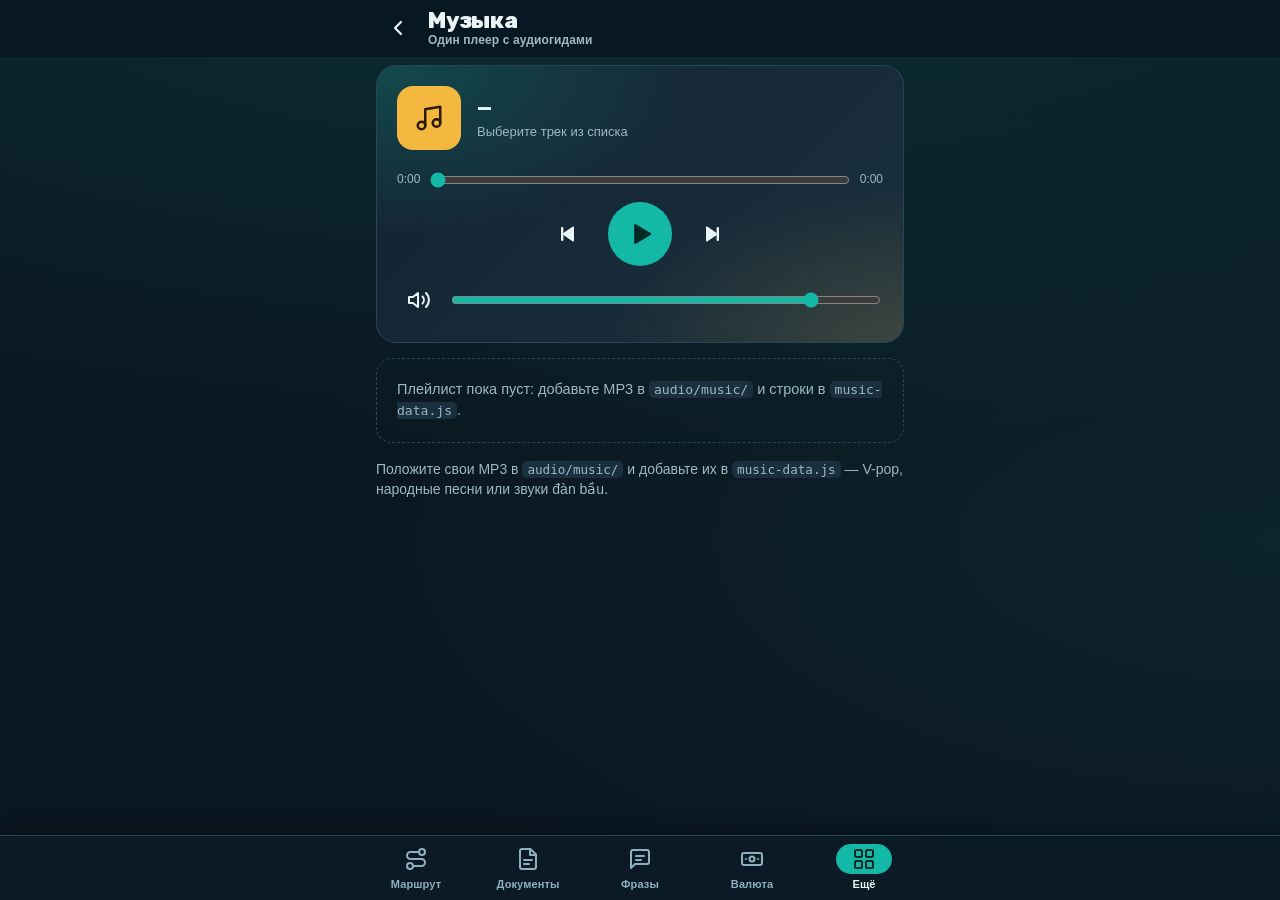
<file: music.html>
<!DOCTYPE html>
<html lang="ru">
<head>
  <meta charset="UTF-8" />
  <meta name="viewport" content="width=device-width, initial-scale=1, viewport-fit=cover" />
  <meta name="theme-color" content="#0a1620" />
  <link rel="icon" href="favicon.svg" type="image/svg+xml" />
  <link rel="apple-touch-icon" href="apple-touch-icon.png" />
  <title>Музыка · Фукуок</title>
  <link rel="stylesheet" href="css/common.css" />
  <style>
    .music-dock {
      margin-top: var(--u);
      padding: calc(2.5 * var(--u));
    }

    .music-dock-top {
      display: flex;
      align-items: center;
      gap: calc(2 * var(--u));
    }

    .music-dock-visual {
      width: 64px;
      height: 64px;
      border-radius: 16px;
      flex-shrink: 0;
      display: grid;
      place-items: center;
      background: var(--coral);
      color: #2a1a00;
    }

    .music-dock-visual .ic {
      width: 30px;
      height: 30px;
    }

    .music-dock-text {
      min-width: 0;
      flex: 1;
    }

    .music-dock-title {
      margin: 0;
      font-family: var(--font-mark);
      font-weight: 800;
      font-size: 20px;
      line-height: 1.2;
      white-space: nowrap;
      overflow: hidden;
      text-overflow: ellipsis;
    }

    .music-dock-meta {
      margin: 4px 0 0;
      font-size: 13px;
      color: var(--ink-2);
    }

    .music-dock-scrub {
      display: flex;
      align-items: center;
      gap: var(--u);
      margin-top: calc(2.5 * var(--u));
      font-size: 12px;
      color: var(--ink-2);
      font-variant-numeric: tabular-nums;
    }

    .music-dock-scrub input,
    .music-dock-volume input {
      flex: 1;
      min-width: 0;
      accent-color: var(--water);
    }

    .music-dock-transport {
      display: flex;
      align-items: center;
      justify-content: center;
      gap: calc(2 * var(--u));
      margin-top: calc(1.5 * var(--u));
    }

    .music-dock-transport button {
      width: 48px;
      height: 48px;
      border-radius: 50%;
      border: 0;
      background: transparent;
      color: var(--ink);
      display: grid;
      place-items: center;
      cursor: pointer;
    }

    #music-btn-play {
      width: 64px;
      height: 64px;
      background: var(--water);
      color: var(--on-accent);
    }

    #music-btn-play .ic {
      width: 28px;
      height: 28px;
    }

    .music-dock-volume {
      display: flex;
      align-items: center;
      gap: var(--u);
      margin-top: calc(1.5 * var(--u));
      color: var(--ink-2);
    }

    .music-section-title {
      margin: calc(3 * var(--u)) 0 var(--u) calc(0.5 * var(--u));
      font-size: 13px;
      font-weight: 700;
      letter-spacing: 0.04em;
      text-transform: uppercase;
      color: var(--ink-2);
    }

    .music-tracks {
      list-style: none;
      margin: 0;
      padding: 0;
      background: var(--tile);
      border-radius: var(--r-card);
      box-shadow: var(--shadow-1);
      overflow: hidden;
    }

    .music-track-row {
      display: flex;
      align-items: center;
      gap: calc(1.5 * var(--u));
      width: 100%;
      min-height: 56px;
      padding: calc(1.25 * var(--u)) calc(2 * var(--u));
      border: 0;
      background: transparent;
      text-align: left;
      cursor: pointer;
    }

    .music-track-row.is-active {
      background: var(--shallow-soft);
    }

    .music-track-num {
      width: 24px;
      font-family: var(--font-mark);
      font-weight: 700;
      color: var(--coral);
      font-variant-numeric: tabular-nums;
    }

    .music-track-body {
      flex: 1;
      min-width: 0;
      display: flex;
      flex-direction: column;
    }

    .music-track-title {
      font-weight: 650;
    }

    .music-track-artist,
    .music-track-credit {
      font-size: 13px;
      color: var(--ink-2);
    }

    .music-empty-cat {
      padding: calc(2.5 * var(--u));
      border-radius: var(--r-card);
      border: 1.5px dashed var(--grout);
      color: var(--ink-2);
      font-size: 14.5px;
      line-height: 1.5;
    }
  </style>
</head>
<body>
  <header class="appbar">
    <div class="appbar-inner">
      <a class="icon-btn" href="more.html" aria-label="Назад в «Ещё»"><svg class="ic" aria-hidden="true"><use href="#chevron-left" /></svg></a>
      <h1 class="appbar-title">Музыка<span class="appbar-sub">Один плеер с аудиогидами</span></h1>
    </div>
  </header>

  <main class="app">
    <section class="pool music-dock" aria-label="Плеер">
      <div class="music-dock-top">
        <div class="music-dock-visual" aria-hidden="true"><svg class="ic"><use href="#music" /></svg></div>
        <div class="music-dock-text">
          <h2 class="music-dock-title" id="music-now-title">—</h2>
          <p class="music-dock-meta" id="music-now-credit">Выберите трек из списка</p>
        </div>
      </div>
      <div class="music-dock-scrub">
        <span class="music-dock-time" id="music-time-current">0:00</span>
        <input type="range" id="music-progress" min="0" max="1000" value="0" step="1" aria-label="Прогресс" />
        <span class="music-dock-time" id="music-time-duration">0:00</span>
      </div>
      <div class="music-dock-transport">
        <button type="button" id="music-btn-prev" aria-label="Предыдущий трек"><svg class="ic" aria-hidden="true"><use href="#prev" /></svg></button>
        <button type="button" id="music-btn-play" aria-label="Воспроизвести"><svg class="ic" aria-hidden="true"><use href="#play" /></svg></button>
        <button type="button" id="music-btn-next" aria-label="Следующий трек"><svg class="ic" aria-hidden="true"><use href="#next" /></svg></button>
      </div>
      <div class="music-dock-volume">
        <button type="button" class="icon-btn" id="music-btn-mute" aria-label="Без звука"><svg class="ic" aria-hidden="true"><use href="#volume" /></svg></button>
        <span class="visually-hidden" id="music-vol-label">Громкость</span>
        <input type="range" id="music-volume" min="0" max="100" value="85" aria-labelledby="music-vol-label" />
      </div>
    </section>

    <div id="music-track-list"></div>

    <p class="muted" style="margin-top: calc(2 * var(--u))">
      Положите свои MP3 в <code>audio/music/</code> и добавьте их в <code>music-data.js</code> — V-pop, народные песни или звуки đàn bầu.
    </p>
  </main>

  <nav class="tabbar" aria-label="Разделы">
    <div class="tabbar-inner">
      <a class="tab" href="index.html"><span class="tab-ic"><svg class="ic" aria-hidden="true"><use href="#route" /></svg></span>Маршрут</a>
      <a class="tab" href="documents.html"><span class="tab-ic"><svg class="ic" aria-hidden="true"><use href="#docs" /></svg></span>Документы</a>
      <a class="tab" href="razgovornik.html"><span class="tab-ic"><svg class="ic" aria-hidden="true"><use href="#phrases" /></svg></span>Фразы</a>
      <a class="tab" href="converter.html"><span class="tab-ic"><svg class="ic" aria-hidden="true"><use href="#currency" /></svg></span>Валюта</a>
      <a class="tab" href="more.html" aria-current="page"><span class="tab-ic"><svg class="ic" aria-hidden="true"><use href="#more" /></svg></span>Ещё</a>
    </div>
  </nav>

  <script src="app.js"></script>
  <script src="site-audio.js"></script>
  <script src="music-data.js"></script>
  <script src="music-page.js"></script>
  <script src="register-sw.js"></script>
</body>
</html>
</file>
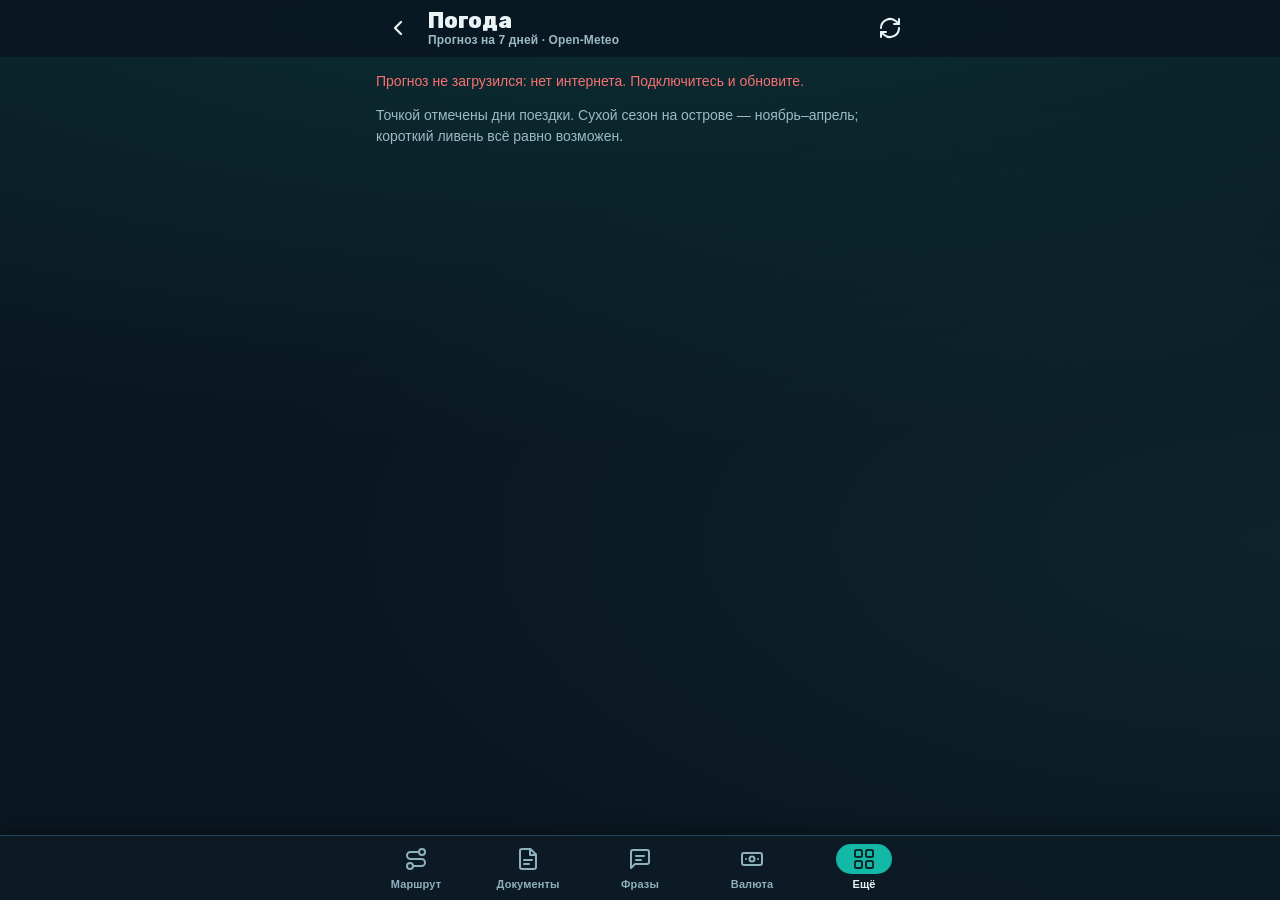
<file: pogoda.html>
<!DOCTYPE html>
<html lang="ru">
<head>
  <meta charset="UTF-8" />
  <meta name="viewport" content="width=device-width, initial-scale=1, viewport-fit=cover" />
  <meta name="theme-color" content="#0a1620" />
  <link rel="icon" href="favicon.svg" type="image/svg+xml" />
  <link rel="apple-touch-icon" href="apple-touch-icon.png" />
  <title>Погода · Фукуок</title>
  <link rel="stylesheet" href="css/common.css" />
  <style>
    .wx-place {
      margin: var(--u) 0 calc(3 * var(--u));
    }

    .wx-now {
      display: grid;
      grid-template-columns: 1fr auto;
      align-items: center;
      gap: var(--u);
      padding: calc(2 * var(--u)) calc(2.5 * var(--u));
    }

    .wx-now h2 {
      margin: 0;
      font-family: var(--font-mark);
      font-weight: 700;
      font-size: 17px;
    }

    .wx-now p {
      margin: 2px 0 0;
      color: var(--ink-2);
      font-size: 13.5px;
      font-weight: 600;
    }

    .wx-temp {
      font-family: var(--font-mark);
      font-weight: 800;
      font-size: 52px;
      line-height: 1;
      letter-spacing: -0.03em;
      color: var(--coral);
      font-variant-numeric: tabular-nums;
    }

    .wx-now .ic {
      width: 40px;
      height: 40px;
      color: var(--coral);
    }

    .wx-row {
      display: grid;
      grid-template-columns: 76px 28px 1fr auto;
      gap: calc(1.5 * var(--u));
      align-items: center;
      padding: calc(1.25 * var(--u)) calc(2 * var(--u));
      position: relative;
      font-size: 15px;
    }

    .wx-row + .wx-row::before {
      content: "";
      position: absolute;
      top: 0;
      left: calc(2 * var(--u));
      right: 0;
      border-top: 1px solid var(--grout);
    }

    .wx-row .ic {
      color: var(--water);
    }

    .wx-day {
      font-weight: 650;
    }

    .wx-day small {
      display: block;
      font-size: 12px;
      color: var(--ink-2);
      font-weight: 600;
    }

    .wx-desc {
      color: var(--ink-2);
      font-size: 14px;
    }

    .wx-t {
      font-family: var(--font-mark);
      font-weight: 700;
      font-variant-numeric: tabular-nums;
      white-space: nowrap;
    }

    .wx-t span {
      color: var(--ink-3);
      font-weight: 600;
    }

    .wx-row.is-trip .wx-day::after {
      content: "";
      display: inline-block;
      width: 6px;
      height: 6px;
      border-radius: 50%;
      background: var(--coral);
      margin-left: 6px;
      vertical-align: middle;
    }
  </style>
</head>
<body>
  <header class="appbar">
    <div class="appbar-inner">
      <a class="icon-btn" href="more.html" aria-label="Назад в «Ещё»"><svg class="ic" aria-hidden="true"><use href="#chevron-left" /></svg></a>
      <h1 class="appbar-title">Погода<span class="appbar-sub">Прогноз на 7 дней · Open-Meteo</span></h1>
      <button type="button" class="icon-btn" id="wx-refresh" aria-label="Обновить прогноз"><svg class="ic" aria-hidden="true"><use href="#refresh" /></svg></button>
    </div>
  </header>

  <main class="app">
    <p class="muted" id="wxStatus">Загружаю прогноз…</p>
    <p class="err" id="wxErr" hidden></p>
    <div id="wxRoot"></div>
    <p class="muted">Точкой отмечены дни поездки. Сухой сезон на острове — ноябрь–апрель; короткий ливень всё равно возможен.</p>
  </main>

  <nav class="tabbar" aria-label="Разделы">
    <div class="tabbar-inner">
      <a class="tab" href="index.html"><span class="tab-ic"><svg class="ic" aria-hidden="true"><use href="#route" /></svg></span>Маршрут</a>
      <a class="tab" href="documents.html"><span class="tab-ic"><svg class="ic" aria-hidden="true"><use href="#docs" /></svg></span>Документы</a>
      <a class="tab" href="razgovornik.html"><span class="tab-ic"><svg class="ic" aria-hidden="true"><use href="#phrases" /></svg></span>Фразы</a>
      <a class="tab" href="converter.html"><span class="tab-ic"><svg class="ic" aria-hidden="true"><use href="#currency" /></svg></span>Валюта</a>
      <a class="tab" href="more.html" aria-current="page"><span class="tab-ic"><svg class="ic" aria-hidden="true"><use href="#more" /></svg></span>Ещё</a>
    </div>
  </nav>

  <script src="app.js"></script>
  <script>
    (function () {
      const WX_LS = "phuquoc-weather-snapshot-v2";
      const CITIES = [
        { name: "Бай Зай · наш отель", lat: 10.3375, lon: 103.8556 },
        { name: "Зуонгдонг · центр", lat: 10.2167, lon: 103.9583 },
        { name: "Антхой · юг", lat: 10.0167, lon: 104.0 },
      ];
      const TRIP = ["2026-11-27", "2026-12-03"];

      function wmo(code) {
        const c = Number(code);
        if (c === 0) return ["sun", "Ясно"];
        if (c >= 1 && c <= 2) return ["cloud-sun", "Переменная облачность"];
        if (c === 3) return ["cloud", "Облачно"];
        if (c === 45 || c === 48) return ["fog", "Туман"];
        if ((c >= 51 && c <= 67) || (c >= 80 && c <= 82)) return ["rain", c >= 80 ? "Ливень" : "Дождь"];
        if (c >= 95) return ["storm", "Гроза"];
        return ["cloud", "Облачно"];
      }

      const url = (c) =>
        "https://api.open-meteo.com/v1/forecast?" +
        new URLSearchParams({ latitude: c.lat, longitude: c.lon, daily: "weather_code,temperature_2m_max,temperature_2m_min", forecast_days: "7", timezone: "Asia/Ho_Chi_Minh" });

      function place(name, d) {
        const [ic, desc] = wmo(d.weather_code[0]);
        let rows = "";
        for (let i = 0; i < d.time.length; i++) {
          const dt = new Date(d.time[i] + "T12:00:00");
          const [ri, rd] = wmo(d.weather_code[i]);
          const trip = d.time[i] >= TRIP[0] && d.time[i] <= TRIP[1];
          rows +=
            '<div class="wx-row' + (trip ? " is-trip" : "") + '">' +
            '<span class="wx-day">' + (i === 0 ? "Сегодня" : dt.toLocaleDateString("ru-RU", { weekday: "short" })) + "<small>" + dt.toLocaleDateString("ru-RU", { day: "numeric", month: "short" }) + "</small></span>" +
            AppIcon(ri) +
            '<span class="wx-desc">' + rd + "</span>" +
            '<span class="wx-t">' + Math.round(d.temperature_2m_max[i]) + "° <span>" + Math.round(d.temperature_2m_min[i]) + "°</span></span></div>";
        }
        return (
          '<section class="wx-place">' +
          '<div class="pool wx-now"><div><h2>' + name + "</h2><p>" + desc + " · ночью " + Math.round(d.temperature_2m_min[0]) + "°</p></div>" +
          '<div style="display:flex;align-items:center;gap:8px">' + AppIcon(ic) + '<span class="wx-temp">' + Math.round(d.temperature_2m_max[0]) + "°</span></div></div>" +
          '<div class="group" style="margin-top:8px">' + rows + "</div></section>"
        );
      }

      async function run() {
        const root = document.getElementById("wxRoot");
        const status = document.getElementById("wxStatus");
        const errEl = document.getElementById("wxErr");
        errEl.hidden = true;
        status.textContent = "Загружаю прогноз…";
        try {
          const res = await Promise.all(
            CITIES.map(async (c) => {
              const r = await fetch(url(c));
              if (!r.ok) throw new Error(r.status);
              return { c, d: (await r.json()).daily };
            })
          );
          const html = res.map((x) => place(x.c.name, x.d)).join("");
          root.innerHTML = html;
          status.textContent = "Обновлено " + new Date().toLocaleString("ru-RU", { dateStyle: "short", timeStyle: "short" });
          try {
            localStorage.setItem(WX_LS, JSON.stringify({ status: status.textContent, html }));
          } catch (e) {
            /* хранилище недоступно */
          }
        } catch (e) {
          try {
            const o = JSON.parse(localStorage.getItem(WX_LS) || "null");
            if (o && o.html) {
              root.innerHTML = o.html;
              status.textContent = o.status + " · без сети, сохранённый прогноз";
              return;
            }
          } catch (x) {
            /* нет снимка */
          }
          status.textContent = "";
          errEl.hidden = false;
          errEl.textContent = "Прогноз не загрузился: нет интернета. Подключитесь и обновите.";
        }
      }

      document.getElementById("wx-refresh").addEventListener("click", run);
      run();
    })();
  </script>
  <script src="register-sw.js"></script>
</body>
</html>
</file>
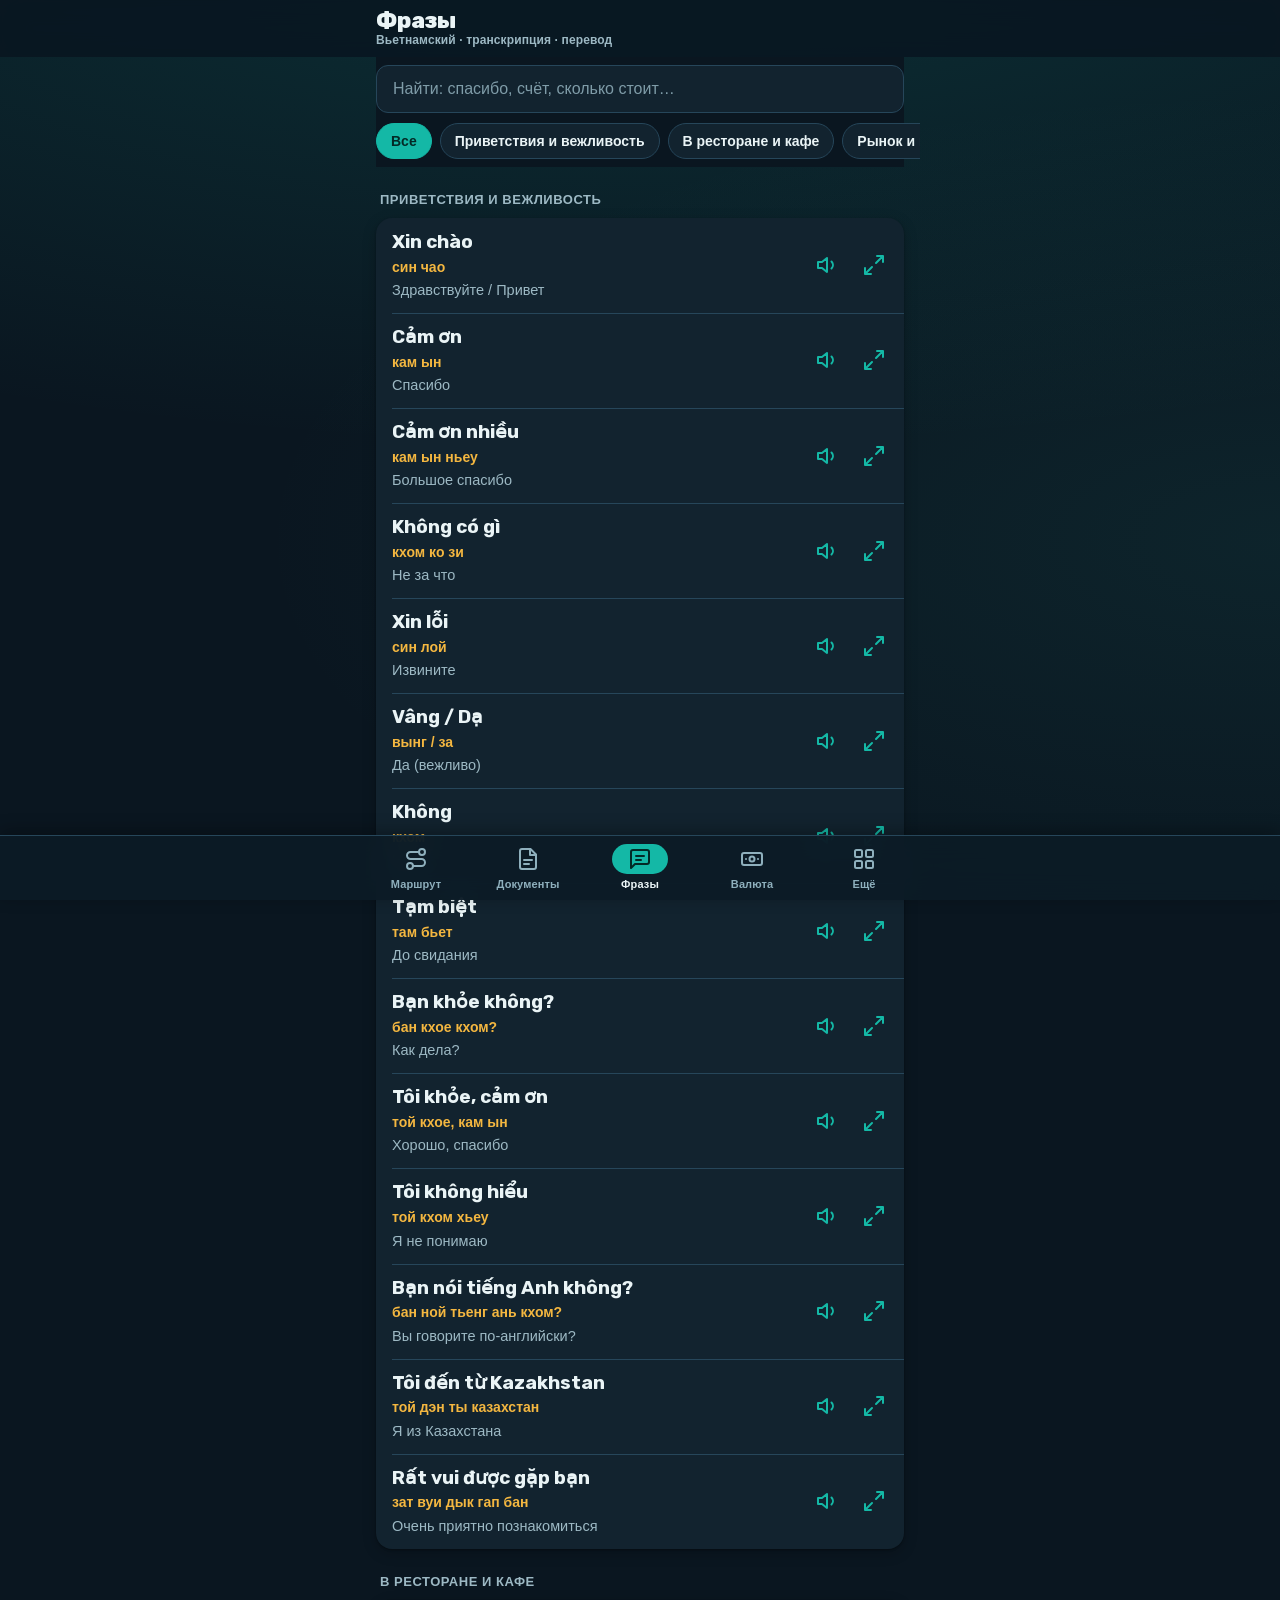
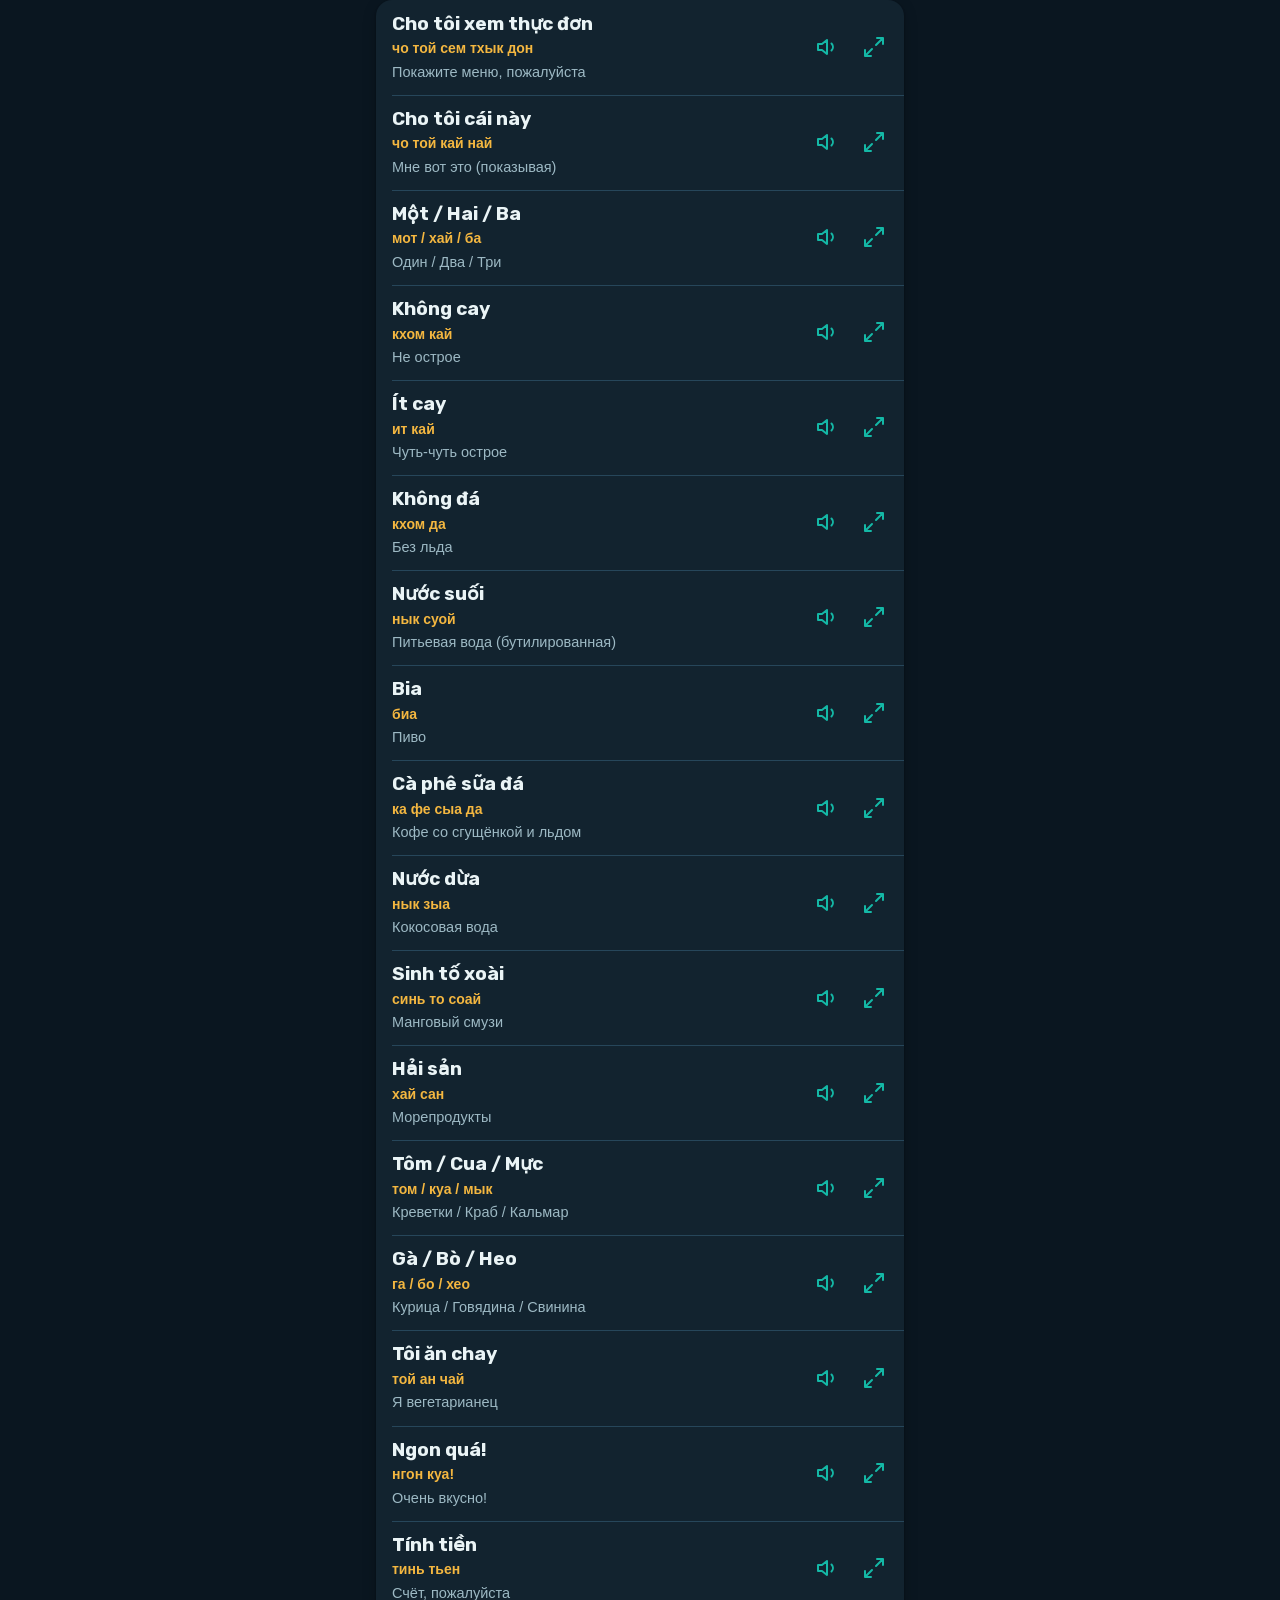
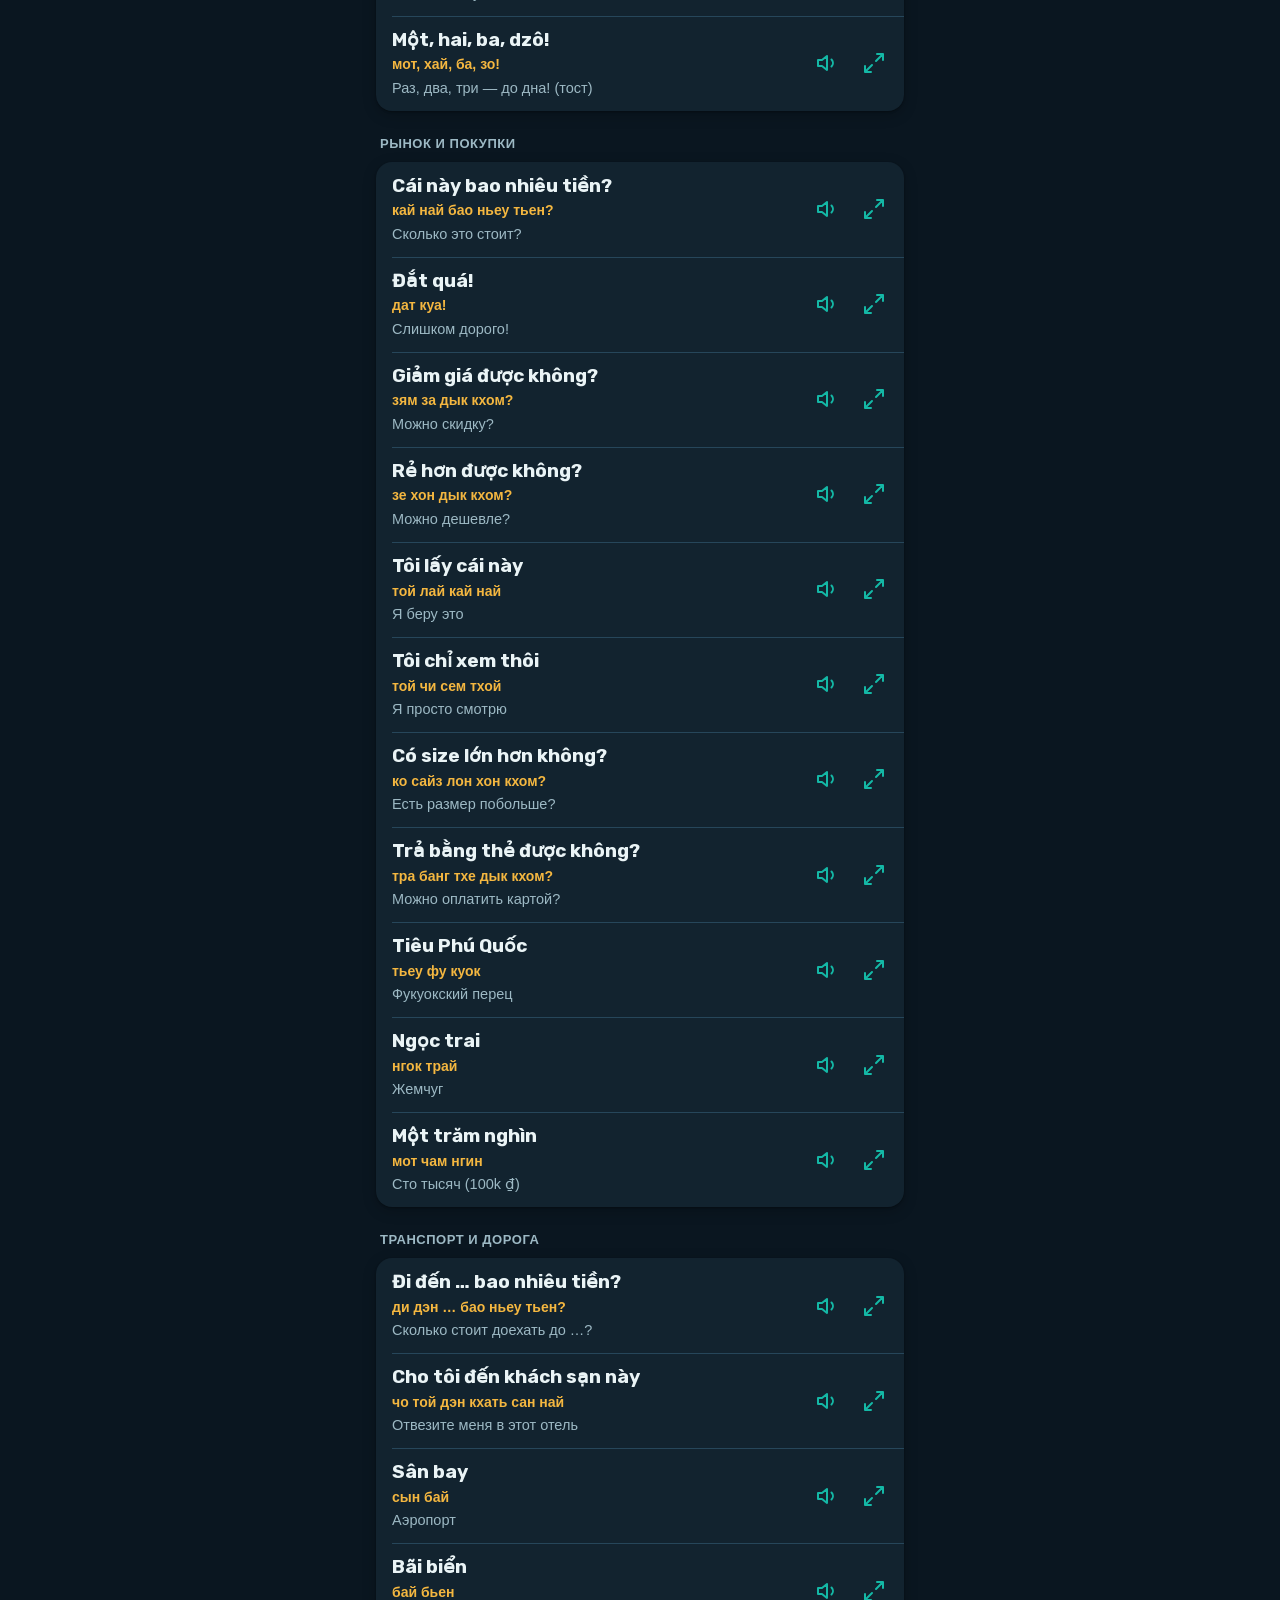
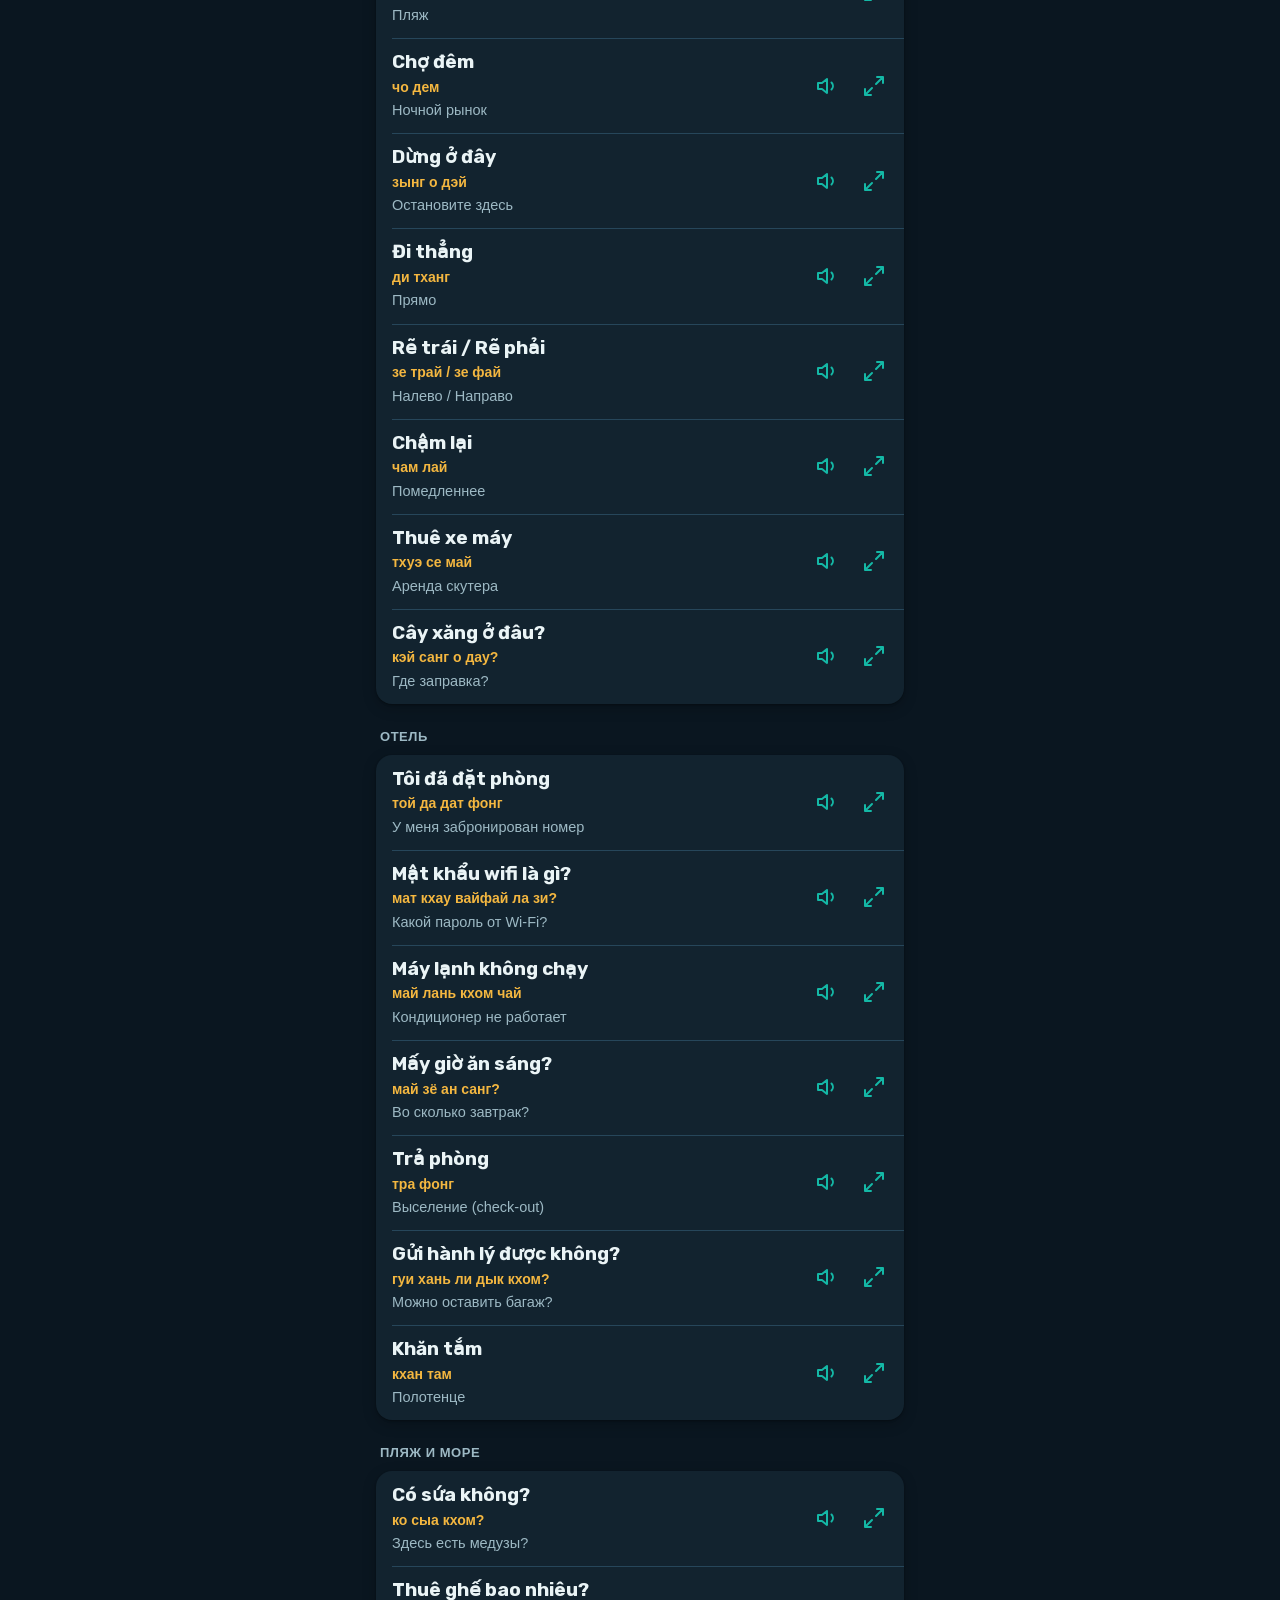
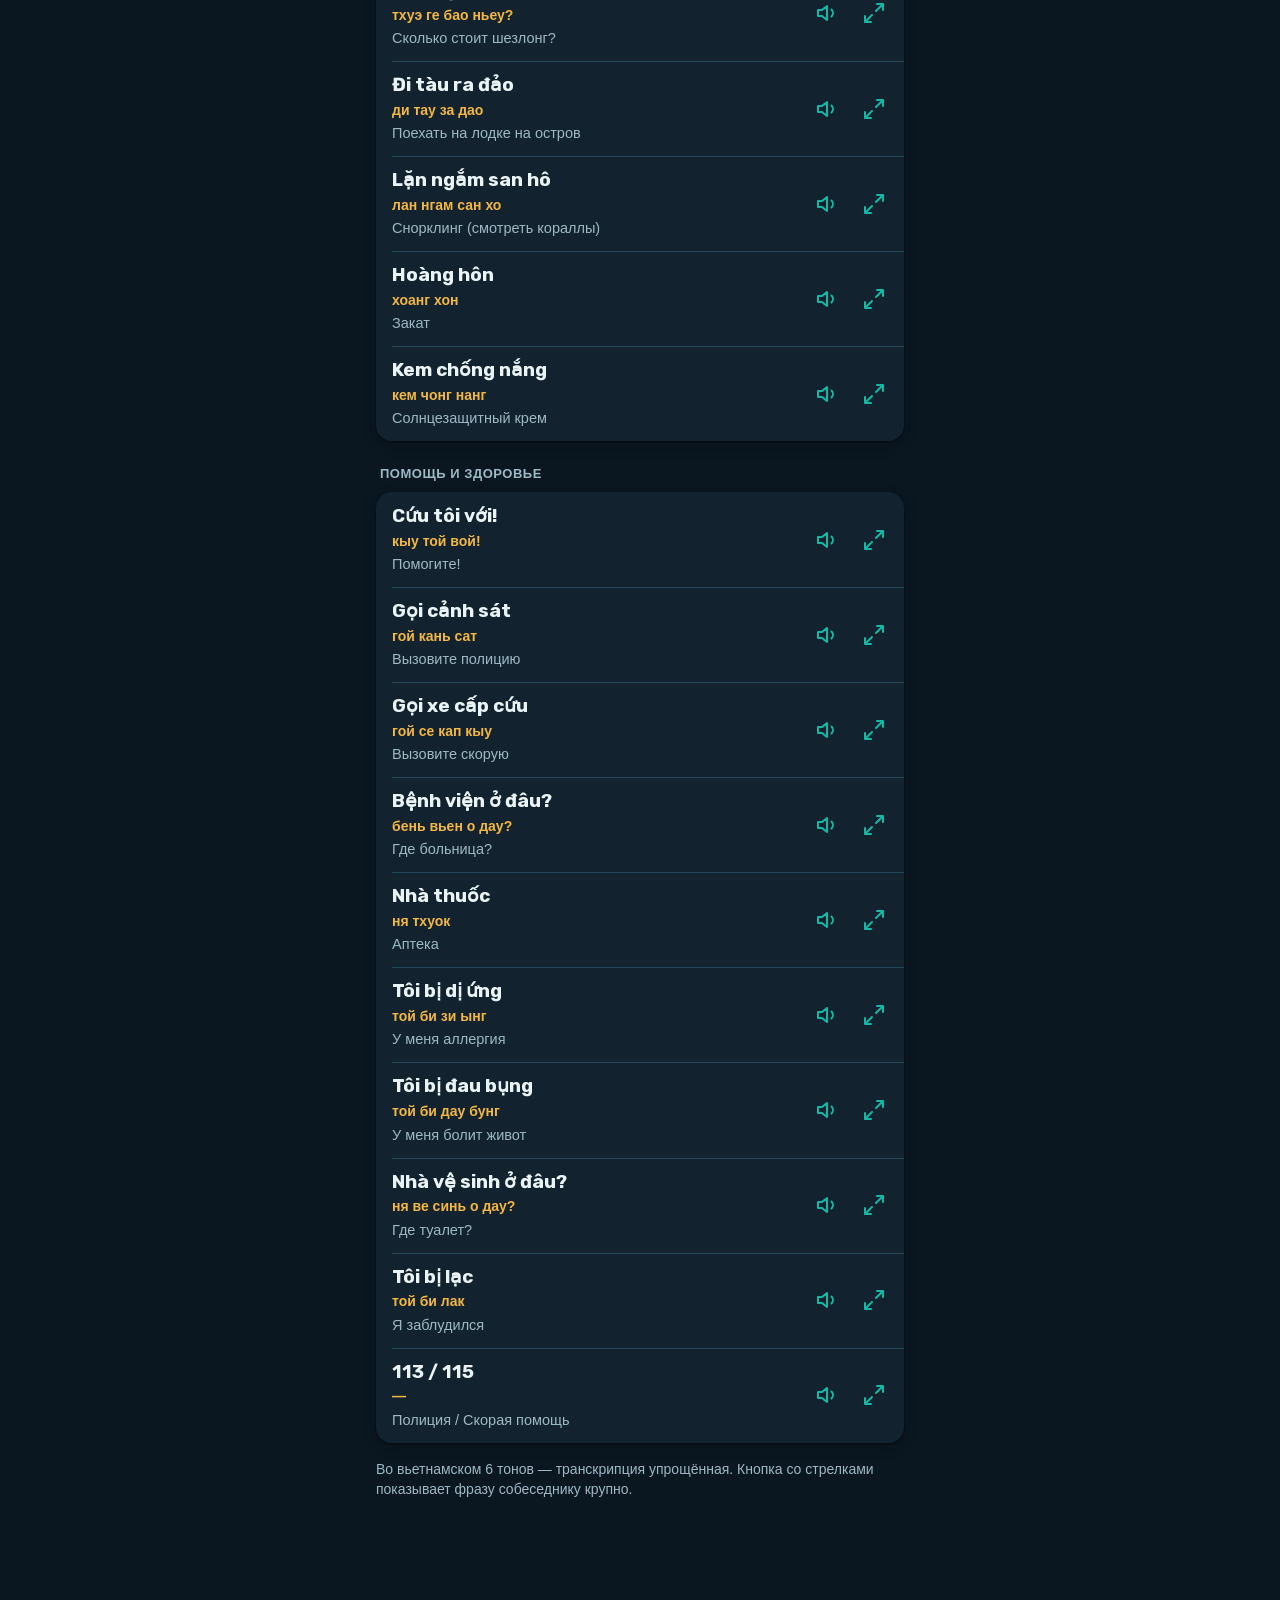
<file: razgovornik.html>
<!DOCTYPE html>
<html lang="ru">
<head>
  <meta charset="UTF-8" />
  <meta name="viewport" content="width=device-width, initial-scale=1, viewport-fit=cover" />
  <meta name="theme-color" content="#0a1620" />
  <link rel="icon" href="favicon.svg" type="image/svg+xml" />
  <link rel="apple-touch-icon" href="apple-touch-icon.png" />
  <title>Фразы · Фукуок</title>
  <link rel="stylesheet" href="css/common.css" />
  <style>
    .sticky-tools {
      position: sticky;
      top: calc(var(--appbar-h) + var(--safe-t));
      z-index: 10;
      background: var(--deck);
      padding: var(--u) 0 0;
      margin-bottom: var(--u);
    }

    .sticky-tools .field {
      margin-bottom: var(--u);
    }

    .ph {
      display: grid;
      grid-template-columns: 1fr auto;
      gap: 0 var(--u);
      align-items: center;
      padding: calc(1.5 * var(--u)) var(--u) calc(1.5 * var(--u)) calc(2 * var(--u));
      position: relative;
    }

    .ph + .ph::before {
      content: "";
      position: absolute;
      top: 0;
      left: calc(2 * var(--u));
      right: 0;
      border-top: 1px solid var(--grout);
    }

    .ph-vi {
      margin: 0;
      font-family: var(--font-mark);
      font-weight: 700;
      font-size: 19px;
      line-height: 1.25;
    }

    .ph-tr {
      margin: 3px 0 0;
      font-size: 14px;
      color: var(--coral);
      font-weight: 600;
    }

    .ph-ru {
      margin: 3px 0 0;
      font-size: 14.5px;
      color: var(--ink-2);
    }

    .ph-actions {
      display: flex;
      gap: 2px;
    }

    .ph-actions .icon-btn {
      color: var(--water);
    }

    .cat-title {
      margin: calc(3 * var(--u)) 0 var(--u) calc(0.5 * var(--u));
      font-size: 13px;
      font-weight: 700;
      letter-spacing: 0.04em;
      text-transform: uppercase;
      color: var(--ink-2);
    }

    .empty {
      padding: calc(4 * var(--u)) calc(2 * var(--u));
      text-align: center;
      color: var(--ink-2);
    }

    .show-panel {
      min-height: 70dvh;
      display: flex;
      flex-direction: column;
      justify-content: center;
      text-align: center;
      padding-top: calc(2 * var(--u));
    }

    .show-vi {
      margin: 0;
      font-family: var(--font-mark);
      font-weight: 800;
      font-size: clamp(40px, 12vw, 64px);
      line-height: 1.08;
      letter-spacing: -0.02em;
      text-wrap: balance;
    }

    .show-tr {
      margin: calc(2 * var(--u)) 0 0;
      font-size: 20px;
      font-weight: 650;
      color: var(--coral);
    }

    .show-ru {
      margin: var(--u) 0 calc(4 * var(--u));
      font-size: 17px;
      color: var(--ink-2);
    }

    .show-panel .btn {
      align-self: center;
    }
  </style>
</head>
<body>
  <header class="appbar">
    <div class="appbar-inner">
      <h1 class="appbar-title">Фразы<span class="appbar-sub">Вьетнамский · транскрипция · перевод</span></h1>
    </div>
  </header>

  <main class="app">
    <div class="sticky-tools">
      <label class="visually-hidden" for="ph-q">Найти фразу</label>
      <input class="field" type="search" id="ph-q" placeholder="Найти: спасибо, счёт, сколько стоит…" autocomplete="off" enterkeyhint="search" />
      <div class="chips" id="ph-cats" role="tablist" aria-label="Темы"></div>
    </div>
    <div id="ph-list"></div>
    <p class="muted" style="margin-top: calc(2 * var(--u))">Во вьетнамском 6 тонов — транскрипция упрощённая. Кнопка со стрелками показывает фразу собеседнику крупно.</p>
  </main>

  <nav class="tabbar" aria-label="Разделы">
    <div class="tabbar-inner">
      <a class="tab" href="index.html"><span class="tab-ic"><svg class="ic" aria-hidden="true"><use href="#route" /></svg></span>Маршрут</a>
      <a class="tab" href="documents.html"><span class="tab-ic"><svg class="ic" aria-hidden="true"><use href="#docs" /></svg></span>Документы</a>
      <a class="tab" href="razgovornik.html" aria-current="page"><span class="tab-ic"><svg class="ic" aria-hidden="true"><use href="#phrases" /></svg></span>Фразы</a>
      <a class="tab" href="converter.html"><span class="tab-ic"><svg class="ic" aria-hidden="true"><use href="#currency" /></svg></span>Валюта</a>
      <a class="tab" href="more.html"><span class="tab-ic"><svg class="ic" aria-hidden="true"><use href="#more" /></svg></span>Ещё</a>
    </div>
  </nav>

  <div class="sheet" id="show-sheet" hidden>
    <div class="sheet-backdrop" data-sheet-close></div>
    <div class="sheet-panel" role="dialog" aria-modal="true" aria-label="Фраза крупно" tabindex="-1">
      <div class="sheet-grip" aria-hidden="true"></div>
      <button type="button" class="sheet-close" data-sheet-close aria-label="Закрыть"><svg class="ic ic-sm" aria-hidden="true"><use href="#close" /></svg></button>
      <div class="show-panel">
        <p class="show-vi" id="show-vi" lang="vi"></p>
        <p class="show-tr" id="show-tr"></p>
        <p class="show-ru" id="show-ru"></p>
        <button type="button" class="btn btn-primary" id="show-speak"><svg class="ic ic-sm" aria-hidden="true"><use href="#speaker" /></svg>Произнести</button>
      </div>
    </div>
  </div>

  <script src="app.js"></script>
  <script src="phrasebook.js"></script>
  <script>
    (function () {
      const data = window.PHRASEBOOK || [];
      const catsEl = document.getElementById("ph-cats");
      const listEl = document.getElementById("ph-list");
      const qEl = document.getElementById("ph-q");
      const sheet = document.getElementById("show-sheet");
      let cat = "all";
      let current = null;

      const esc = (t) => {
        const d = document.createElement("div");
        d.textContent = t;
        return d.innerHTML;
      };

      const canSpeak = "speechSynthesis" in window;
      let viVoice = null;
      function pickVoice() {
        viVoice = speechSynthesis.getVoices().find((v) => /^vi/i.test(v.lang)) || null;
      }
      if (canSpeak) {
        pickVoice();
        speechSynthesis.onvoiceschanged = pickVoice;
      }
      function speak(text) {
        if (!canSpeak) return;
        speechSynthesis.cancel();
        const u = new SpeechSynthesisUtterance(text.replace(/\s*\/\s*/g, ", "));
        u.lang = "vi-VN";
        if (viVoice) u.voice = viVoice;
        u.rate = 0.85;
        speechSynthesis.speak(u);
      }

      catsEl.innerHTML =
        '<button type="button" class="chip" role="tab" data-cat="all" aria-selected="true">Все</button>' +
        data.map((c) => '<button type="button" class="chip" role="tab" data-cat="' + c.id + '" aria-selected="false">' + esc(c.title) + "</button>").join("");

      function phraseHtml(p, ci, pi) {
        return (
          '<div class="ph">' +
          '<div><p class="ph-vi" lang="vi">' + esc(p.vi) + '</p><p class="ph-tr">' + esc(p.tr) + '</p><p class="ph-ru">' + esc(p.ru) + "</p></div>" +
          '<div class="ph-actions">' +
          (canSpeak ? '<button type="button" class="icon-btn" data-speak="' + ci + ":" + pi + '" aria-label="Произнести: ' + esc(p.ru) + '">' + AppIcon("speaker") + "</button>" : "") +
          '<button type="button" class="icon-btn" data-show="' + ci + ":" + pi + '" aria-label="Показать крупно: ' + esc(p.ru) + '">' + AppIcon("expand") + "</button>" +
          "</div></div>"
        );
      }

      function render() {
        const q = qEl.value.trim().toLowerCase();
        let html = "";
        let count = 0;
        data.forEach((c, ci) => {
          if (cat !== "all" && c.id !== cat) return;
          const rows = c.phrases
            .map((p, pi) => ({ p, pi }))
            .filter(({ p }) => !q || (p.vi + " " + p.tr + " " + p.ru).toLowerCase().includes(q));
          if (!rows.length) return;
          count += rows.length;
          html += '<h2 class="cat-title">' + esc(c.title) + '</h2><div class="group">' + rows.map(({ p, pi }) => phraseHtml(p, ci, pi)).join("") + "</div>";
        });
        listEl.innerHTML = count ? html : '<p class="empty">Такой фразы нет. Попробуйте другое слово или тему «Все».</p>';
      }

      function get(ref) {
        const parts = ref.split(":").map(Number);
        return data[parts[0]].phrases[parts[1]];
      }

      document.addEventListener("click", function (e) {
        const c = e.target.closest("[data-cat]");
        if (c) {
          cat = c.getAttribute("data-cat");
          catsEl.querySelectorAll("[data-cat]").forEach((b) => b.setAttribute("aria-selected", String(b === c)));
          render();
          return;
        }
        const s = e.target.closest("[data-speak]");
        if (s) {
          speak(get(s.getAttribute("data-speak")).vi);
          return;
        }
        const sh = e.target.closest("[data-show]");
        if (sh) {
          current = get(sh.getAttribute("data-show"));
          document.getElementById("show-vi").textContent = current.vi;
          document.getElementById("show-tr").textContent = current.tr;
          document.getElementById("show-ru").textContent = current.ru;
          document.getElementById("show-speak").hidden = !canSpeak;
          AppSheet.open(sheet);
        }
      });
      document.getElementById("show-speak").addEventListener("click", () => current && speak(current.vi));
      qEl.addEventListener("input", render);
      render();
    })();
  </script>
  <script src="register-sw.js"></script>
</body>
</html>
</file>
<file: css/common.css>
@import url("fonts.css");

/* ============================================================
   Фукуок — «Бассейн курорта»
   Камень бортика как фон, вода бассейна как оболочка,
   цифры разметки глубины как время, канат дорожки как прогресс.
   Всё кратно плитке 8px.
   ============================================================ */

/* Палитра — прежняя тёмная тропическая: ночное море, бирюза, манго. */
:root {
  color-scheme: dark;
  --u: 8px;

  --deck: #0a1620;
  --deck-2: #1a303e;
  --tile: #12232f;
  --grout: #26465a;
  --ink: #eaf4f6;
  --ink-2: #9db9c4;
  --ink-3: #7f9ca8;

  --water: #14b8a6;
  --water-deep: #0d1c26;
  --water-ink: #eaf4f6;
  --water-ink-2: #8fb0bd;
  --shallow: #14b8a6;
  --shallow-soft: rgba(20, 184, 166, 0.16);
  --on-accent: #032a26;

  --coral: #f4b740;
  --coral-ink: #f4b740;
  --coral-soft: rgba(244, 183, 64, 0.13);
  --sun: #f4b740;

  --ok: #2a9d8f;
  --danger: #f87171;

  --r-card: 16px;
  --r-pill: 999px;

  --font-ui: -apple-system, BlinkMacSystemFont, "SF Pro Text", "Segoe UI", Roboto, "Helvetica Neue", Arial, sans-serif;
  --font-mark: "Rubik", ui-rounded, "SF Pro Rounded", -apple-system, sans-serif;

  --shadow-1: 0 1px 2px rgba(0, 0, 0, 0.3), 0 4px 14px rgba(0, 0, 0, 0.22);
  --shadow-2: 0 10px 28px rgba(0, 0, 0, 0.35);
  --shadow-sheet: 0 -12px 40px rgba(0, 0, 0, 0.5);

  --ease-out: cubic-bezier(0.16, 1, 0.3, 1);
  --tabbar-h: 64px;
  --appbar-h: 56px;
  --safe-b: env(safe-area-inset-bottom, 0px);
  --safe-t: env(safe-area-inset-top, 0px);

  /* старые имена */
  --bg: var(--deck);
  --surface: var(--tile);
  --surface2: var(--deck-2);
  --border: var(--grout);
  --text: var(--ink);
  --muted: var(--ink-2);
  --accent: var(--water);
  --accent-dim: var(--shallow-soft);
  --gold: var(--coral);
  --gold-dim: var(--coral-soft);
  --green: var(--ok);
  --radius: var(--r-card);
  --font: var(--font-ui);
}

*,
*::before,
*::after {
  box-sizing: border-box;
}

html {
  -webkit-text-size-adjust: 100%;
  text-size-adjust: 100%;
  -webkit-tap-highlight-color: transparent;
  scroll-padding-top: calc(var(--appbar-h) + var(--safe-t) + var(--u));
}

body {
  margin: 0;
  min-height: 100dvh;
  font-family: var(--font-ui);
  font-size: 16px;
  line-height: 1.45;
  color: var(--ink);
  background-color: var(--deck);
  background-image:
    radial-gradient(ellipse 120% 60% at 50% -10%, rgba(20, 184, 166, 0.16), transparent),
    radial-gradient(ellipse 80% 50% at 100% 60%, rgba(42, 157, 143, 0.1), transparent);
  background-attachment: fixed;
  padding-bottom: calc(var(--tabbar-h) + var(--safe-b) + 3 * var(--u));
}

::selection {
  background: var(--water);
  color: var(--on-accent);
}

input,
textarea {
  caret-color: var(--coral);
}

:focus-visible {
  outline: 3px solid var(--shallow);
  outline-offset: 2px;
  border-radius: 6px;
}

a {
  color: var(--water);
  text-underline-offset: 3px;
}

img {
  max-width: 100%;
}

button {
  font: inherit;
  color: inherit;
}

code {
  font-size: 0.9em;
  padding: 1px 5px;
  border-radius: 5px;
  background: var(--deck-2);
}

.visually-hidden {
  position: absolute;
  width: 1px;
  height: 1px;
  padding: 0;
  margin: -1px;
  overflow: hidden;
  clip: rect(0, 0, 0, 0);
  white-space: nowrap;
  border: 0;
}

.ic {
  width: 24px;
  height: 24px;
  flex-shrink: 0;
  display: inline-block;
  vertical-align: middle;
}

.ic-sm {
  width: 18px;
  height: 18px;
}

/* ---------- оболочка ---------- */

.app {
  max-width: 560px;
  margin: 0 auto;
  padding: 0 calc(2 * var(--u));
}

.appbar {
  position: sticky;
  top: 0;
  z-index: 50;
  padding-top: var(--safe-t);
  background: color-mix(in srgb, var(--deck) 86%, transparent);
  -webkit-backdrop-filter: saturate(1.4) blur(14px);
  backdrop-filter: saturate(1.4) blur(14px);
  border-bottom: 1px solid transparent;
  transition: border-color 0.2s;
}

.appbar.is-scrolled {
  border-bottom-color: var(--grout);
}

.appbar-inner {
  max-width: 560px;
  margin: 0 auto;
  height: var(--appbar-h);
  padding: 0 var(--u) 0 calc(2 * var(--u));
  display: flex;
  align-items: center;
  gap: var(--u);
}

.appbar-title {
  flex: 1;
  min-width: 0;
  margin: 0;
  font-family: var(--font-mark);
  font-weight: 800;
  font-size: 22px;
  letter-spacing: -0.01em;
  line-height: 1.1;
  white-space: nowrap;
  overflow: hidden;
  text-overflow: ellipsis;
}

.appbar-sub {
  display: block;
  font-family: var(--font-ui);
  font-size: 12px;
  font-weight: 600;
  letter-spacing: 0.01em;
  color: var(--ink-2);
}

.icon-btn {
  width: 44px;
  height: 44px;
  border-radius: 50%;
  border: 0;
  background: transparent;
  color: var(--ink);
  display: grid;
  place-items: center;
  cursor: pointer;
  flex-shrink: 0;
  text-decoration: none;
}

.icon-btn:active,
.icon-btn[aria-pressed="true"] {
  background: var(--deck-2);
}

/* таб-бар — полоса глубокой воды */
.tabbar {
  position: fixed;
  left: 0;
  right: 0;
  bottom: 0;
  z-index: 60;
  background: color-mix(in srgb, var(--water-deep) 92%, transparent);
  -webkit-backdrop-filter: blur(14px);
  backdrop-filter: blur(14px);
  border-top: 1px solid var(--grout);
  padding-bottom: var(--safe-b);
  box-shadow: 0 -4px 16px rgba(0, 0, 0, 0.3);
}

.tabbar-inner {
  max-width: 560px;
  margin: 0 auto;
  height: var(--tabbar-h);
  display: grid;
  grid-template-columns: repeat(5, 1fr);
}

.tab {
  display: flex;
  flex-direction: column;
  align-items: center;
  justify-content: center;
  gap: 3px;
  text-decoration: none;
  color: var(--water-ink-2);
  font-size: 11px;
  font-weight: 600;
  letter-spacing: 0.01em;
}

.tab-ic {
  width: 56px;
  height: 30px;
  border-radius: var(--r-pill);
  display: grid;
  place-items: center;
  transition: background 0.25s var(--ease-out), color 0.25s, transform 0.15s;
}

.tab[aria-current="page"] {
  color: var(--ink);
}

.tab[aria-current="page"] .tab-ic {
  background: var(--water);
  color: var(--on-accent);
}

.tab:active .tab-ic {
  transform: scale(0.92);
}

/* ---------- типографика ---------- */

.h-screen {
  font-family: var(--font-mark);
  font-weight: 800;
  font-size: 32px;
  line-height: 1.05;
  letter-spacing: -0.02em;
  margin: calc(2 * var(--u)) 0 var(--u);
  text-wrap: balance;
}

.lead {
  margin: 0 0 calc(3 * var(--u));
  color: var(--ink-2);
  font-size: 15px;
  max-width: 62ch;
}

.h-section {
  font-family: var(--font-mark);
  font-weight: 700;
  font-size: 19px;
  letter-spacing: -0.01em;
  margin: calc(4 * var(--u)) 0 calc(1.5 * var(--u));
}

.mark {
  font-family: var(--font-mark);
  font-weight: 800;
  font-variant-numeric: tabular-nums;
  letter-spacing: -0.02em;
}

.muted {
  color: var(--ink-2);
  font-size: 14px;
}

.err {
  color: var(--danger);
  font-size: 14px;
}

/* ---------- плитки и списки ---------- */

.card {
  background: var(--tile);
  border-radius: var(--r-card);
  box-shadow: var(--shadow-1);
  padding: calc(2 * var(--u));
}

.group {
  background: var(--tile);
  border-radius: var(--r-card);
  box-shadow: var(--shadow-1);
  overflow: hidden;
  margin: 0 0 calc(2 * var(--u));
}

.row {
  display: flex;
  align-items: center;
  gap: calc(1.5 * var(--u));
  min-height: 56px;
  padding: calc(1.5 * var(--u)) calc(2 * var(--u));
  color: inherit;
  text-decoration: none;
  position: relative;
  background: transparent;
  border: 0;
  width: 100%;
  text-align: left;
  cursor: pointer;
}

.row + .row::before {
  content: "";
  position: absolute;
  top: 0;
  left: calc(3.5 * var(--u) + 40px);
  right: 0;
  border-top: 1px solid var(--grout);
}

.group.no-ic .row + .row::before {
  left: calc(2 * var(--u));
}

.row:active {
  background: var(--deck-2);
}

.row-ic {
  width: 40px;
  height: 40px;
  border-radius: 10px;
  display: grid;
  place-items: center;
  background: var(--shallow-soft);
  color: var(--water);
  flex-shrink: 0;
}

.row-ic.is-coral {
  background: var(--coral-soft);
  color: var(--coral-ink);
}

.row-body {
  flex: 1;
  min-width: 0;
}

.row-title {
  margin: 0;
  font-weight: 600;
  font-size: 16px;
  line-height: 1.3;
}

.row-sub {
  margin: 2px 0 0;
  font-size: 13.5px;
  color: var(--ink-2);
  line-height: 1.4;
}

.row-end {
  color: var(--ink-3);
  display: flex;
  align-items: center;
  gap: var(--u);
  flex-shrink: 0;
}

/* ---------- кнопки ---------- */

.btn {
  display: inline-flex;
  align-items: center;
  justify-content: center;
  gap: var(--u);
  min-height: 44px;
  padding: 0 calc(2 * var(--u));
  border-radius: var(--r-pill);
  border: 0;
  font-weight: 650;
  font-size: 15px;
  text-decoration: none;
  cursor: pointer;
  background: var(--deck-2);
  color: var(--ink);
  transition: transform 0.15s var(--ease-out);
}

.btn:active {
  transform: scale(0.97);
}

.btn-primary {
  background: var(--water);
  color: var(--on-accent);
}

.btn-coral {
  background: var(--coral);
  color: #2a1a00;
}

.btn-on-water {
  background: rgba(255, 255, 255, 0.1);
  color: var(--ink);
  border: 1px solid var(--grout);
}

.btn-sm {
  min-height: 36px;
  padding: 0 calc(1.5 * var(--u));
  font-size: 14px;
}

.btn[disabled] {
  opacity: 0.45;
  cursor: default;
}

/* чипы */
.chips {
  display: flex;
  gap: var(--u);
  overflow-x: auto;
  scrollbar-width: none;
  margin: 0 calc(-2 * var(--u));
  padding: 2px calc(2 * var(--u)) var(--u);
}

.chips::-webkit-scrollbar {
  display: none;
}

.chip {
  flex-shrink: 0;
  min-height: 36px;
  padding: 0 calc(1.75 * var(--u));
  border-radius: var(--r-pill);
  border: 1.5px solid var(--grout);
  background: var(--tile);
  color: var(--ink);
  font-size: 14px;
  font-weight: 600;
  cursor: pointer;
  white-space: nowrap;
}

.chip[aria-pressed="true"],
.chip[aria-selected="true"] {
  background: var(--water);
  border-color: var(--water);
  color: var(--on-accent);
}

/* поля */
.field {
  width: 100%;
  min-height: 48px;
  padding: 0 calc(2 * var(--u));
  border-radius: 12px;
  border: 1.5px solid var(--grout);
  background: var(--tile);
  color: var(--ink);
  font: inherit;
  font-size: 16px;
}

.field::placeholder {
  color: var(--ink-3);
}

.field:focus {
  outline: none;
  border-color: var(--shallow);
  box-shadow: 0 0 0 3px color-mix(in srgb, var(--shallow) 30%, transparent);
}

/* предупреждение */
.note {
  display: flex;
  gap: calc(1.5 * var(--u));
  align-items: flex-start;
  padding: calc(1.5 * var(--u)) calc(2 * var(--u));
  border-radius: var(--r-card);
  background: var(--coral-soft);
  color: var(--ink);
  font-size: 14px;
  line-height: 1.45;
  margin: 0 0 calc(2 * var(--u));
}

.note .ic {
  color: var(--coral-ink);
  margin-top: 1px;
}

/* ---------- вода (фирменная панель) ---------- */

.pool {
  position: relative;
  border-radius: 20px;
  color: var(--ink);
  border: 1px solid var(--grout);
  background:
    radial-gradient(120% 120% at 0% 0%, rgba(20, 184, 166, 0.26), transparent 52%),
    radial-gradient(120% 120% at 100% 100%, rgba(244, 183, 64, 0.16), transparent 46%),
    linear-gradient(135deg, var(--tile), var(--deck-2));
  overflow: hidden;
}

/* ---------- лист снизу ---------- */

.sheet[hidden] {
  display: none !important;
}

.sheet {
  position: fixed;
  inset: 0;
  z-index: 100;
  display: flex;
  align-items: flex-end;
  justify-content: center;
}

.sheet-backdrop {
  position: absolute;
  inset: 0;
  background: rgba(4, 24, 31, 0.5);
  animation: fade-in 0.3s var(--ease-out);
}

.sheet-panel {
  position: relative;
  width: 100%;
  max-width: 560px;
  max-height: 92dvh;
  overflow-y: auto;
  overscroll-behavior: contain;
  background: var(--deck);
  border-radius: 24px 24px 0 0;
  box-shadow: var(--shadow-sheet);
  padding: 0 calc(2 * var(--u)) calc(3 * var(--u) + var(--safe-b));
  animation: sheet-up 0.42s var(--ease-out);
}

.sheet-grip {
  position: sticky;
  top: 0;
  z-index: 2;
  display: flex;
  justify-content: center;
  align-items: center;
  height: 28px;
  margin: 0 calc(-2 * var(--u));
  background: var(--deck);
  touch-action: none;
  cursor: grab;
}

.sheet-grip::before {
  content: "";
  width: 40px;
  height: 5px;
  border-radius: 3px;
  background: var(--grout);
}

.sheet-close {
  position: absolute;
  top: 6px;
  right: calc(1.5 * var(--u));
  z-index: 3;
  width: 36px;
  height: 36px;
  border-radius: 50%;
  border: 0;
  background: var(--deck-2);
  color: var(--ink);
  display: grid;
  place-items: center;
  cursor: pointer;
}

@keyframes sheet-up {
  from {
    transform: translateY(100%);
  }
  to {
    transform: none;
  }
}

@keyframes fade-in {
  from {
    opacity: 0;
  }
}

@media (prefers-reduced-motion: reduce) {
  *,
  *::before,
  *::after {
    animation-duration: 0.01ms !important;
    transition-duration: 0.01ms !important;
  }
}

/* шире телефона — то же приложение колонкой */
@media (min-width: 700px) {
  .app {
    padding-bottom: calc(4 * var(--u));
  }
}
</file>
